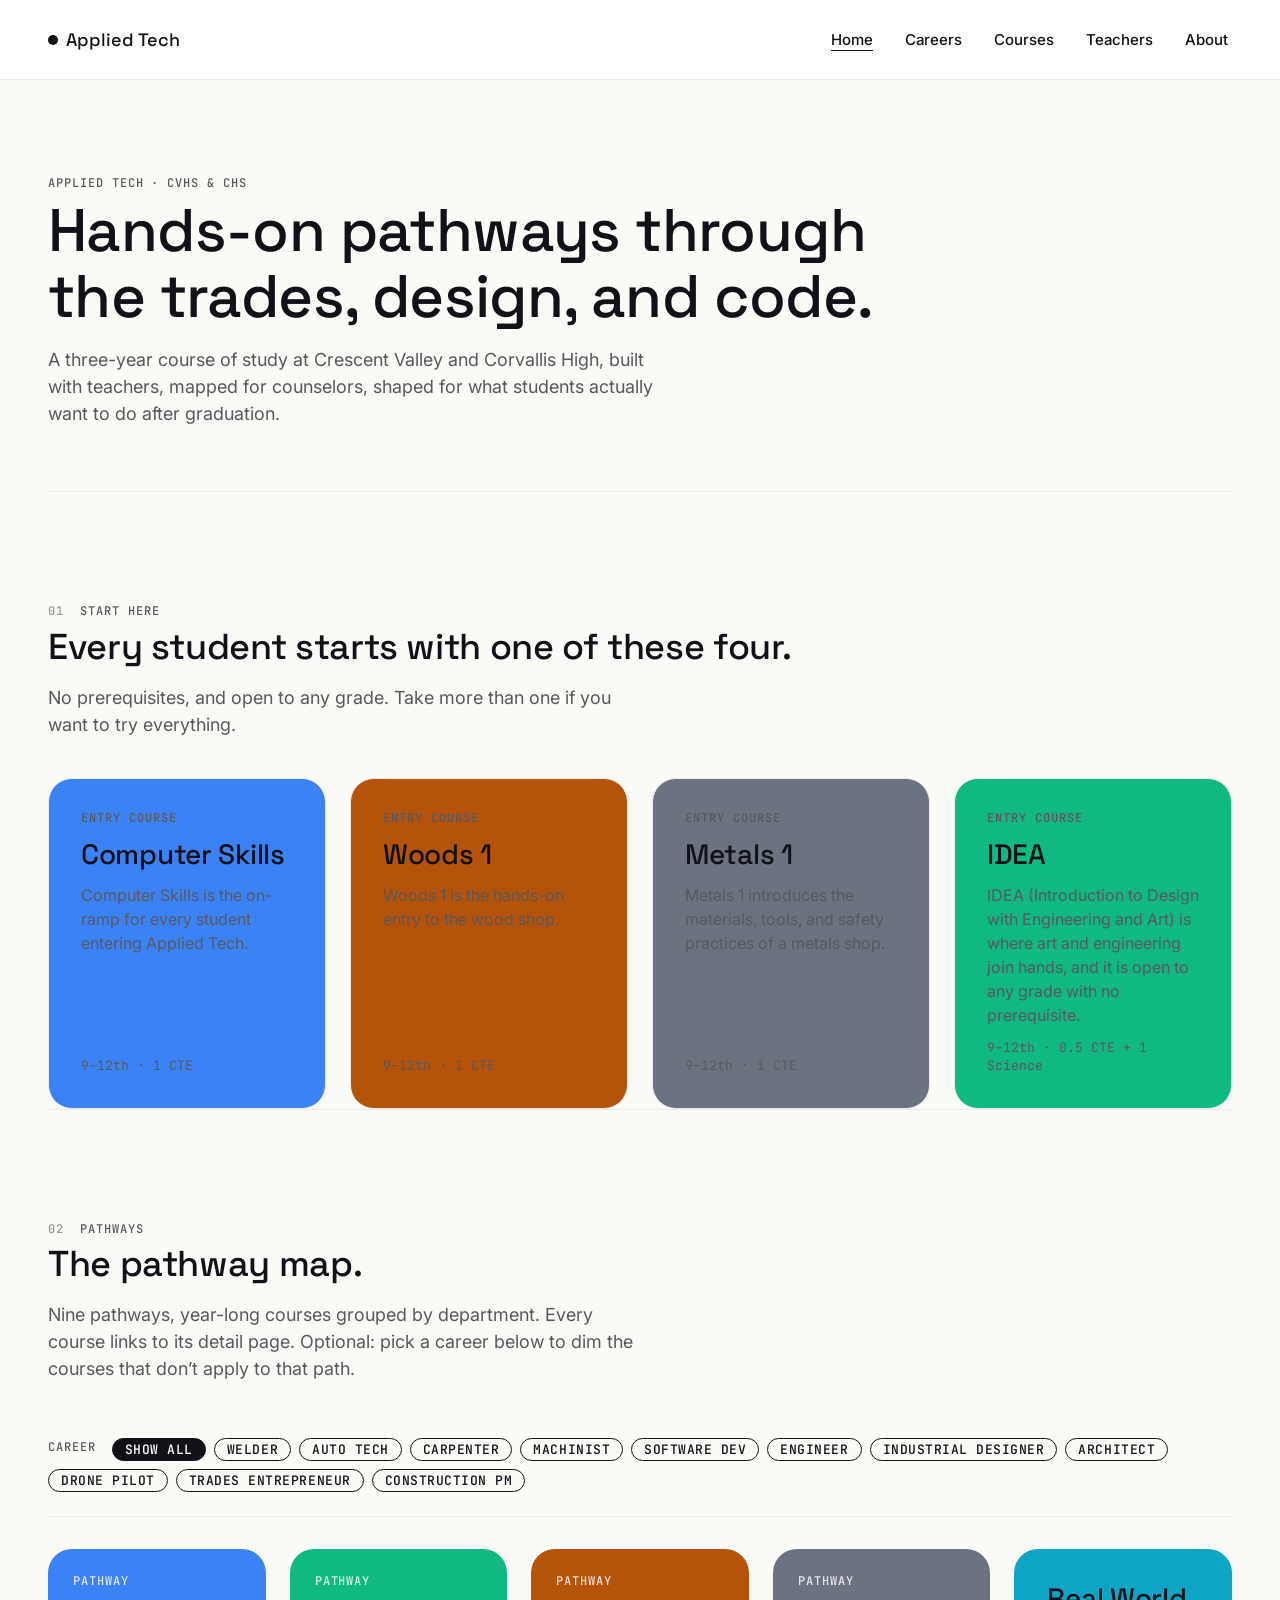
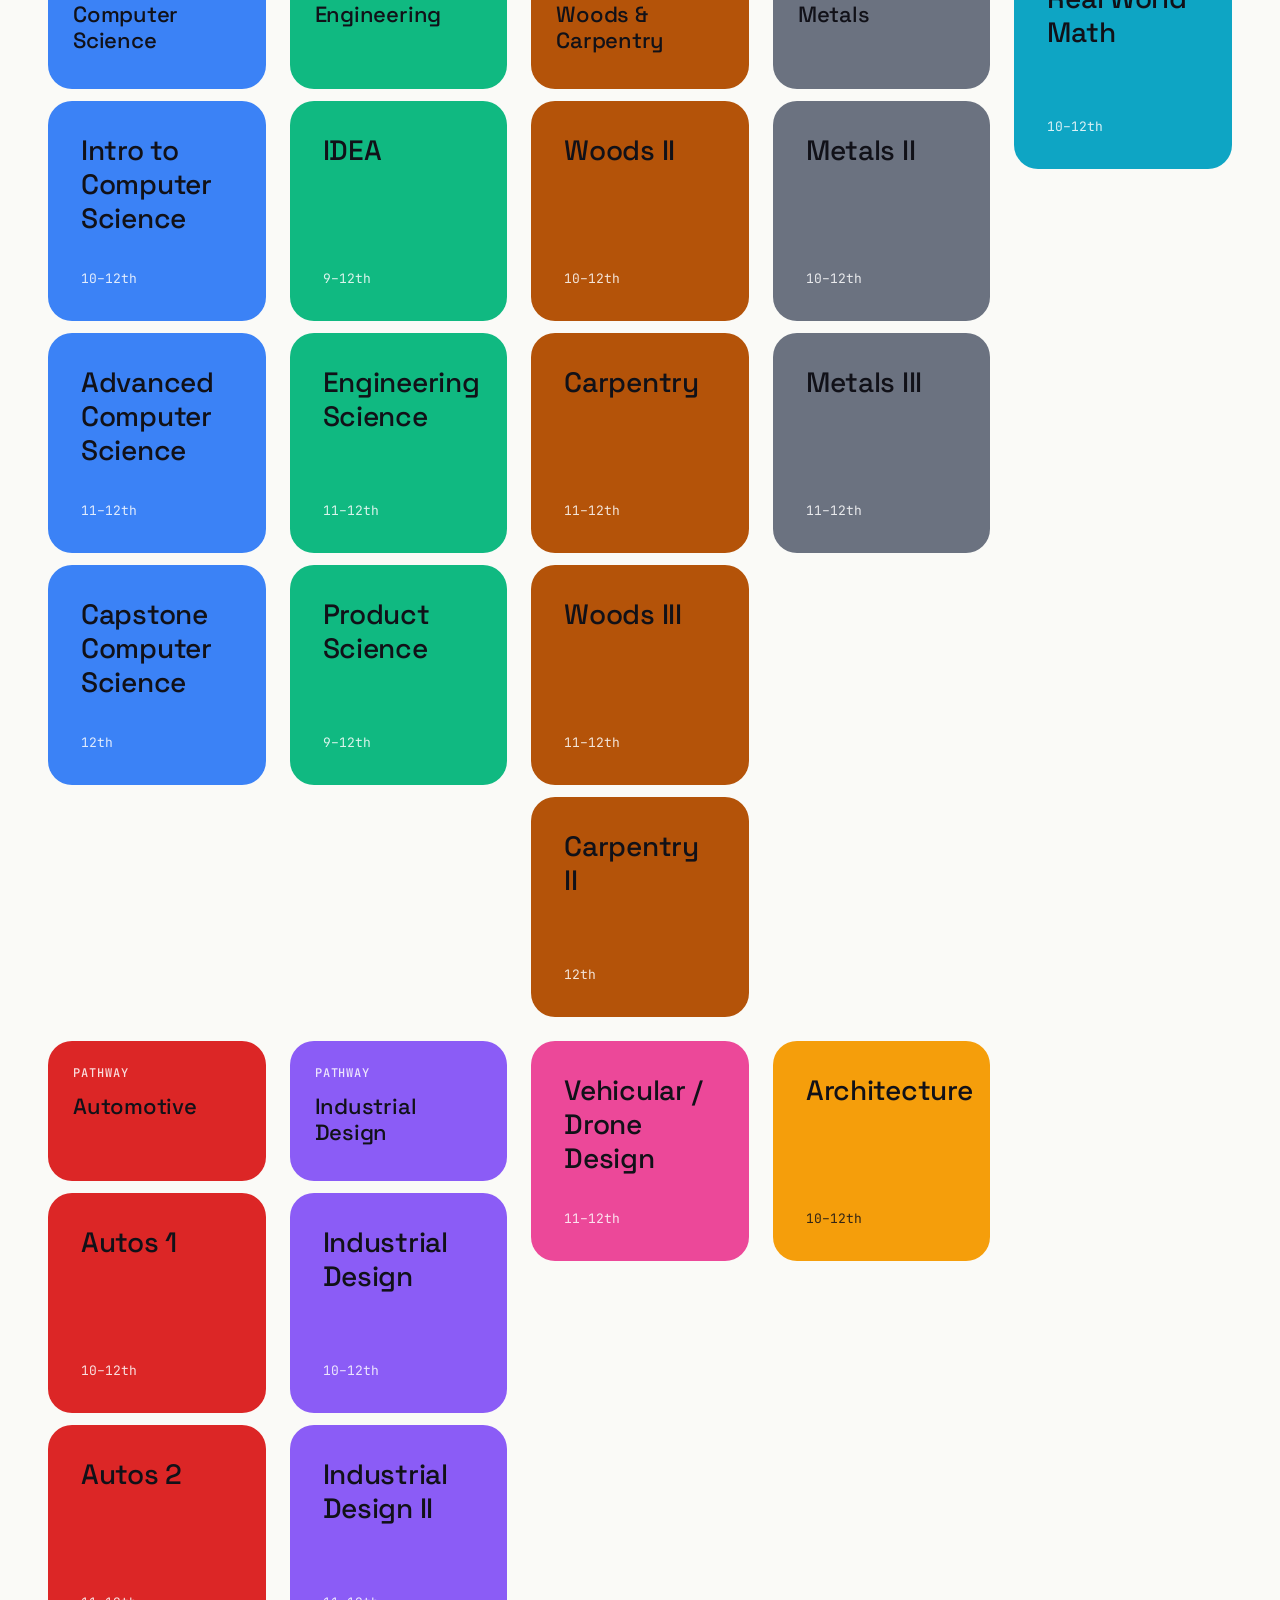
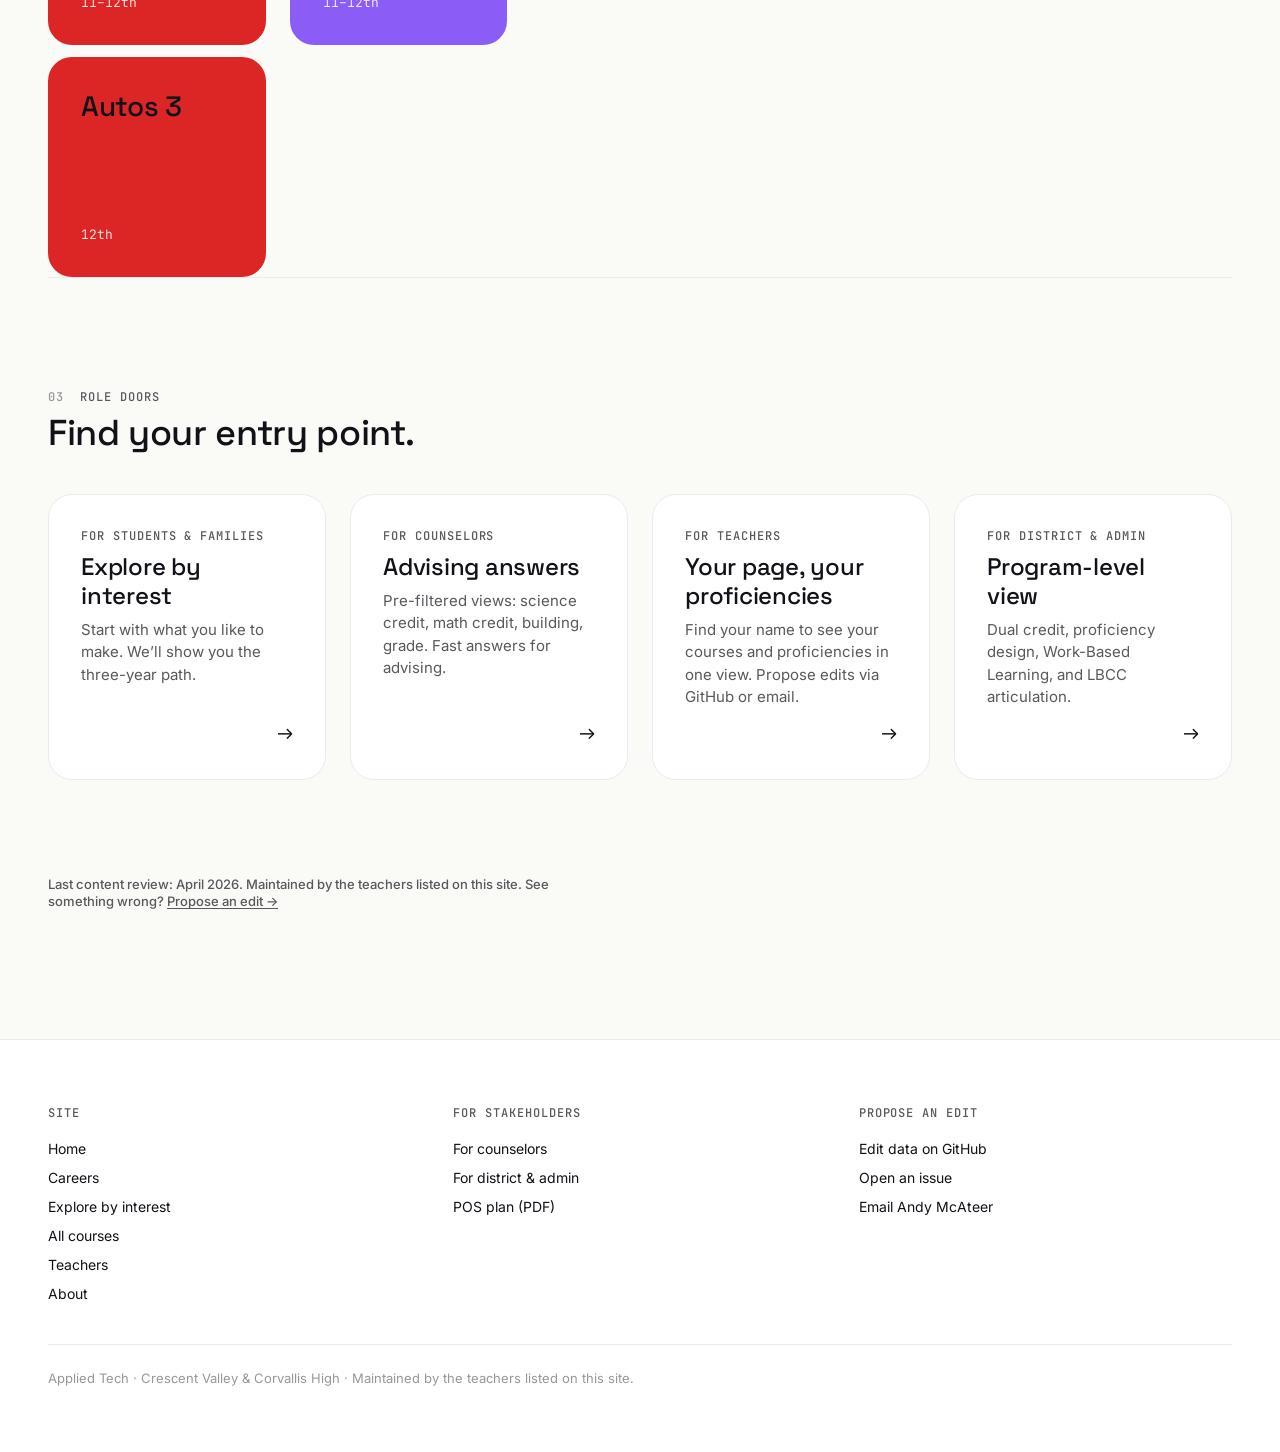
<file: index.html>
<!doctype html>
<html lang="en">
<head>
<meta charset="utf-8" />
<meta name="viewport" content="width=device-width,initial-scale=1" />
<title>Applied Tech: Pathway map (CVHS &amp; CHS)</title>
<meta name="description" content="Hands-on pathways through the trades, design, and code. A three-year course of study at Crescent Valley and Corvallis High." />
<link rel="preconnect" href="https://fonts.googleapis.com" />
<link rel="preconnect" href="https://fonts.gstatic.com" crossorigin />
<link href="https://fonts.googleapis.com/css2?family=Inter:wght@400;500;600&family=Space+Grotesk:wght@400;500;700&family=JetBrains+Mono:wght@400;500&display=swap" rel="stylesheet" />
<link rel="stylesheet" href="css/main.css" />
</head>
<body>

<header class="site-header">
  <a href="index.html" class="site-header__logo">
    <span class="site-header__logo-dot"></span>
    Applied Tech
  </a>
  <button class="site-header__toggle" aria-expanded="false" aria-controls="site-nav" type="button">Menu</button>
  <nav class="site-header__nav" id="site-nav" aria-label="Primary">
    <a href="index.html">Home</a>
    <a href="careers.html">Careers</a>
    <a href="courses.html">Courses</a>
    <a href="teachers.html">Teachers</a>
    <a href="about.html">About</a>
  </nav>
</header>

<main id="page-main" class="page">

  <section class="hero">
    <p class="hero__overline">Applied Tech &middot; CVHS &amp; CHS</p>
    <h1 class="hero__title display-lg">Hands-on pathways through the trades, design, and code.</h1>
    <p class="hero__subdeck">
      A three-year course of study at Crescent Valley and Corvallis High,
      built with teachers, mapped for counselors, shaped for what students
      actually want to do after graduation.
    </p>
  </section>

  <section class="section section--ruled" id="start-here">
    <header class="section-header">
      <p class="section-header__eyebrow"><span class="idx">01</span><span>Start here</span></p>
      <h2 class="section-header__title">Every student starts with one of these four.</h2>
      <p class="section-header__lede">
        No prerequisites, and open to any grade. Take more than one if you
        want to try everything.
      </p>
    </header>
    <div class="freshman-row" id="freshman-row"></div>
  </section>

  <section class="section section--ruled" id="map">
    <header class="section-header">
      <p class="section-header__eyebrow"><span class="idx">02</span><span>Pathways</span></p>
      <h2 class="section-header__title">The pathway map.</h2>
      <p class="section-header__lede">
        Nine pathways, year-long courses grouped by department. Every course
        links to its detail page. Optional: pick a career below to dim the
        courses that don&rsquo;t apply to that path.
      </p>
    </header>

    <div class="map-filters map-filters--career" id="career-filter" role="group" aria-label="Dim courses that don't apply to a selected career">
      <div class="map-filters__group" style="flex-wrap: wrap;">
        <span class="map-filters__label">Career</span>
        <button class="chip chip--solid is-active" data-career="all" type="button">Show all</button>
        <button class="chip" data-career="welder" type="button">Welder</button>
        <button class="chip" data-career="auto-technician" type="button">Auto Tech</button>
        <button class="chip" data-career="carpenter" type="button">Carpenter</button>
        <button class="chip" data-career="machinist" type="button">Machinist</button>
        <button class="chip" data-career="software-developer" type="button">Software Dev</button>
        <button class="chip" data-career="engineer" type="button">Engineer</button>
        <button class="chip" data-career="industrial-designer" type="button">Industrial Designer</button>
        <button class="chip" data-career="architect" type="button">Architect</button>
        <button class="chip" data-career="drone-pilot" type="button">Drone Pilot</button>
        <button class="chip" data-career="trades-entrepreneur" type="button">Trades Entrepreneur</button>
        <button class="chip" data-career="construction-pm" type="button">Construction PM</button>
      </div>
    </div>

    <div class="pathway-map">
      <div class="pathway-columns" id="pathway-columns"></div>
    </div>
  </section>

  <section class="section section--ruled">
    <header class="section-header">
      <p class="section-header__eyebrow"><span class="idx">03</span><span>Role doors</span></p>
      <h2 class="section-header__title">Find your entry point.</h2>
    </header>
    <div class="grid grid-4">
      <a class="persona-door" href="explore.html">
        <span class="persona-door__overline">For students &amp; families</span>
        <h3 class="persona-door__title">Explore by interest</h3>
        <p class="persona-door__body">Start with what you like to make. We&rsquo;ll show you the three-year path.</p>
        <span class="persona-door__arrow">&rarr;</span>
      </a>
      <a class="persona-door" href="counselors.html">
        <span class="persona-door__overline">For counselors</span>
        <h3 class="persona-door__title">Advising answers</h3>
        <p class="persona-door__body">Pre-filtered views: science credit, math credit, building, grade. Fast answers for advising.</p>
        <span class="persona-door__arrow">&rarr;</span>
      </a>
      <a class="persona-door" href="teachers.html">
        <span class="persona-door__overline">For teachers</span>
        <h3 class="persona-door__title">Your page, your proficiencies</h3>
        <p class="persona-door__body">Find your name to see your courses and proficiencies in one view. Propose edits via GitHub or email.</p>
        <span class="persona-door__arrow">&rarr;</span>
      </a>
      <a class="persona-door" href="for-district.html">
        <span class="persona-door__overline">For district &amp; admin</span>
        <h3 class="persona-door__title">Program-level view</h3>
        <p class="persona-door__body">Dual credit, proficiency design, Work-Based Learning, and LBCC articulation.</p>
        <span class="persona-door__arrow">&rarr;</span>
      </a>
    </div>
  </section>

  <section class="section">
    <p class="caption" style="color: var(--ink-soft); max-width: 70ch;">
      Last content review: April 2026. Maintained by the teachers listed on this site.
      See something wrong? <a href="teachers.html#propose-edit">Propose an edit &rarr;</a>
    </p>
  </section>

</main>

<footer class="site-footer">
  <div class="site-footer__grid">
    <div class="site-footer__group">
      <h4>Site</h4>
      <ul class="site-footer__links">
        <li><a href="index.html">Home</a></li>
        <li><a href="careers.html">Careers</a></li>
        <li><a href="explore.html">Explore by interest</a></li>
        <li><a href="courses.html">All courses</a></li>
        <li><a href="teachers.html">Teachers</a></li>
        <li><a href="about.html">About</a></li>
      </ul>
    </div>
    <div class="site-footer__group">
      <h4>For stakeholders</h4>
      <ul class="site-footer__links">
        <li><a href="counselors.html">For counselors</a></li>
        <li><a href="for-district.html">For district &amp; admin</a></li>
        <li><a href="pos-plan.pdf">POS plan (PDF)</a></li>
      </ul>
    </div>
    <div class="site-footer__group">
      <h4>Propose an edit</h4>
      <ul class="site-footer__links">
        <li><a href="https://github.com/mr-mcateer/applied-tech/edit/main/js/data.js">Edit data on GitHub</a></li>
        <li><a href="https://github.com/mr-mcateer/applied-tech/issues/new">Open an issue</a></li>
        <li><a href="mailto:mcateerandy@gmail.com">Email Andy McAteer</a></li>
      </ul>
    </div>
  </div>
  <p class="site-footer__fineprint">
    Applied Tech &middot; Crescent Valley &amp; Corvallis High &middot; Maintained by the teachers listed on this site.
  </p>
</footer>

<script src="js/data.js"></script>
<script src="js/app.js"></script>
<script>
(function () {
  const { D, courseBySlug, coursesInPathway, escapeHtml } = window.APP;

  // ---- Entry row: Computer Skills, Woods 1, Metals 1, IDEA (full-fill tiles)
  function freshmanTile(course) {
    if (!course) return "";
    const metaBits = [
      window.APP.fmtGrade(course.grade),
      window.APP.fmtCredit(course.credit),
    ].filter(Boolean);
    return `
      <a class="tile tile--freshman" data-slug="${escapeHtml(course.slug)}" data-pathway="${escapeHtml(course.pathway)}" href="pages/course.html?slug=${encodeURIComponent(course.slug)}">
        <p class="tile__overline">Entry course</p>
        <h3 class="tile__title">${escapeHtml(course.title)}</h3>
        <p class="tile__desc">${escapeHtml(window.APP.firstSentence(course.description))}</p>
        <div class="tile__meta">${metaBits.map(escapeHtml).join(" &middot; ")}</div>
      </a>
    `;
  }

  const freshmanOrder = ["computer-skills", "woods-1", "metals-1", "intro-to-engineering"];
  document.getElementById("freshman-row").innerHTML =
    freshmanOrder.map(s => freshmanTile(courseBySlug(s))).join("");

  // ---- Pathway columns (plain: no arrows, no chips, no overlays)
  const columnOrder = [
    "cs", "engineering", "woods", "metals", "math",
    "autos", "industrial-design", "vehicular", "architecture",
  ];

  function columnCourseTile(course) {
    if (!course) return "";
    const grade = window.APP.fmtGrade(course.grade);
    return `
      <a class="tile" data-slug="${escapeHtml(course.slug)}" data-pathway="${escapeHtml(course.pathway)}" href="pages/course.html?slug=${encodeURIComponent(course.slug)}">
        <h3 class="tile__title">${escapeHtml(course.title)}</h3>
        <div class="tile__meta">${escapeHtml(grade)}</div>
      </a>
    `;
  }

  document.getElementById("pathway-columns").innerHTML = columnOrder.map(pid => {
    const p = D.pathways[pid];
    const courses = coursesInPathway(pid);

    // Single-course pathway: render ONLY the course tile (no wrapper header).
    if (courses.length === 1) {
      return `
        <div class="pathway-column" data-pathway-column="${escapeHtml(pid)}">
          ${columnCourseTile(courses[0])}
        </div>
      `;
    }

    // Multi-course pathway: colored header + stacked course tiles.
    // No connector arrows between tiles. Stacking order alone conveys sequence.
    const tiles = courses.map(columnCourseTile).join("");
    return `
      <div class="pathway-column" data-pathway-column="${escapeHtml(pid)}">
        <a class="tile pathway-column__header" data-pathway="${escapeHtml(pid)}" href="pages/pathway.html?id=${encodeURIComponent(pid)}">
          <p class="tile__overline">Pathway</p>
          <h3 class="tile__title">${escapeHtml(p.title)}</h3>
        </a>
        ${tiles}
      </div>
    `;
  }).join("");

  // ---- Career filter: dim tiles that aren't in the selected career ----
  // When a chip is clicked, add .tile--nomatch to every course tile whose
  // slug isn't in the career's must_have or supporting list. No ring
  // outlines or route overlays: just a clean grey-out of the courses
  // that don't apply. Pathway header tiles stay unchanged (they aren't
  // courses).
  function applyCareerDim(careerSlug) {
    const tiles = document.querySelectorAll(".tile[data-slug]");
    if (!careerSlug || careerSlug === "all") {
      tiles.forEach(t => t.classList.remove("tile--nomatch"));
      return;
    }
    const career = (D.careers || []).find(c => c.slug === careerSlug);
    if (!career) return;
    const relevant = new Set([...(career.must_have || []), ...(career.supporting || [])]);
    tiles.forEach(t => {
      const slug = t.getAttribute("data-slug");
      t.classList.toggle("tile--nomatch", !relevant.has(slug));
    });
  }

  document.querySelectorAll(".map-filters--career .chip[data-career]").forEach(btn => {
    btn.addEventListener("click", () => {
      const slug = btn.dataset.career;
      document.querySelectorAll(`.map-filters--career .chip[data-career]`).forEach(b => {
        const active = b.dataset.career === slug;
        b.classList.toggle("is-active", active);
        b.classList.toggle("chip--solid", active);
      });
      applyCareerDim(slug);
    });
  });
})();
</script>

</body>
</html>
</file>
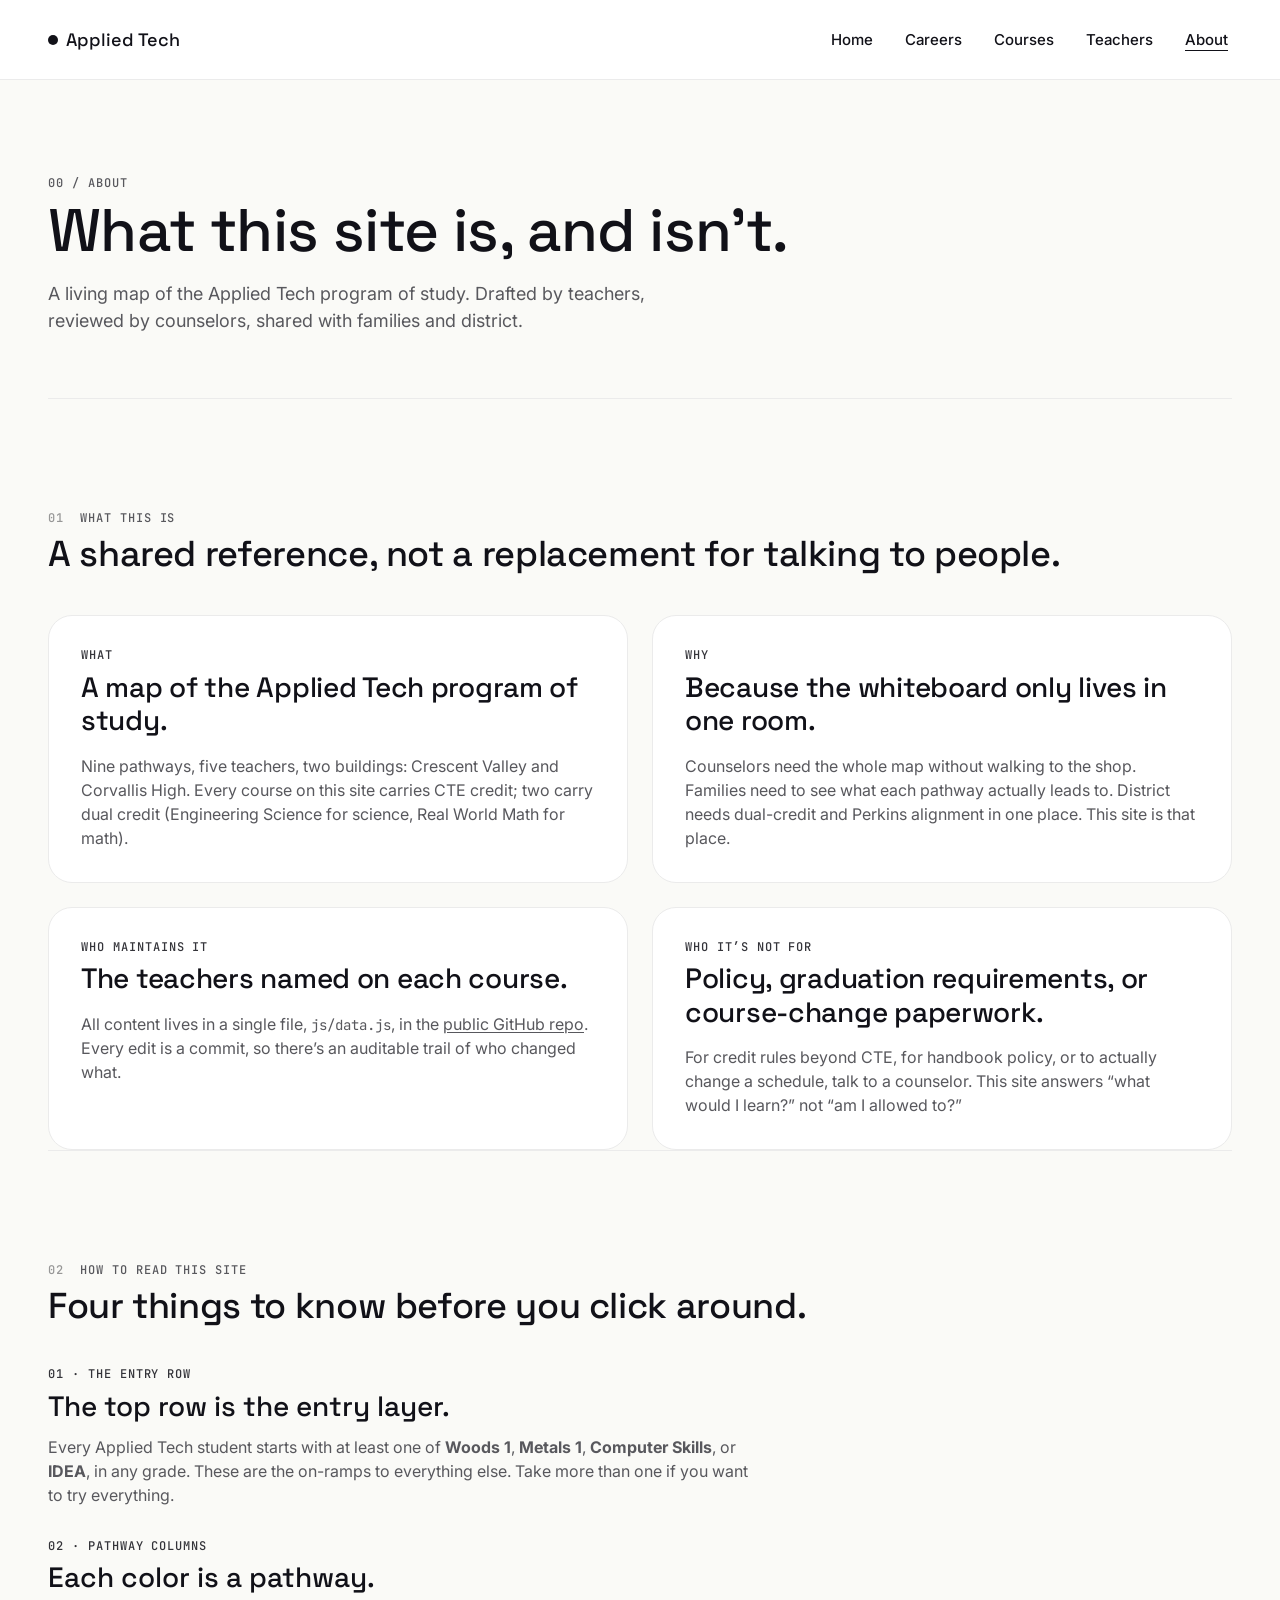
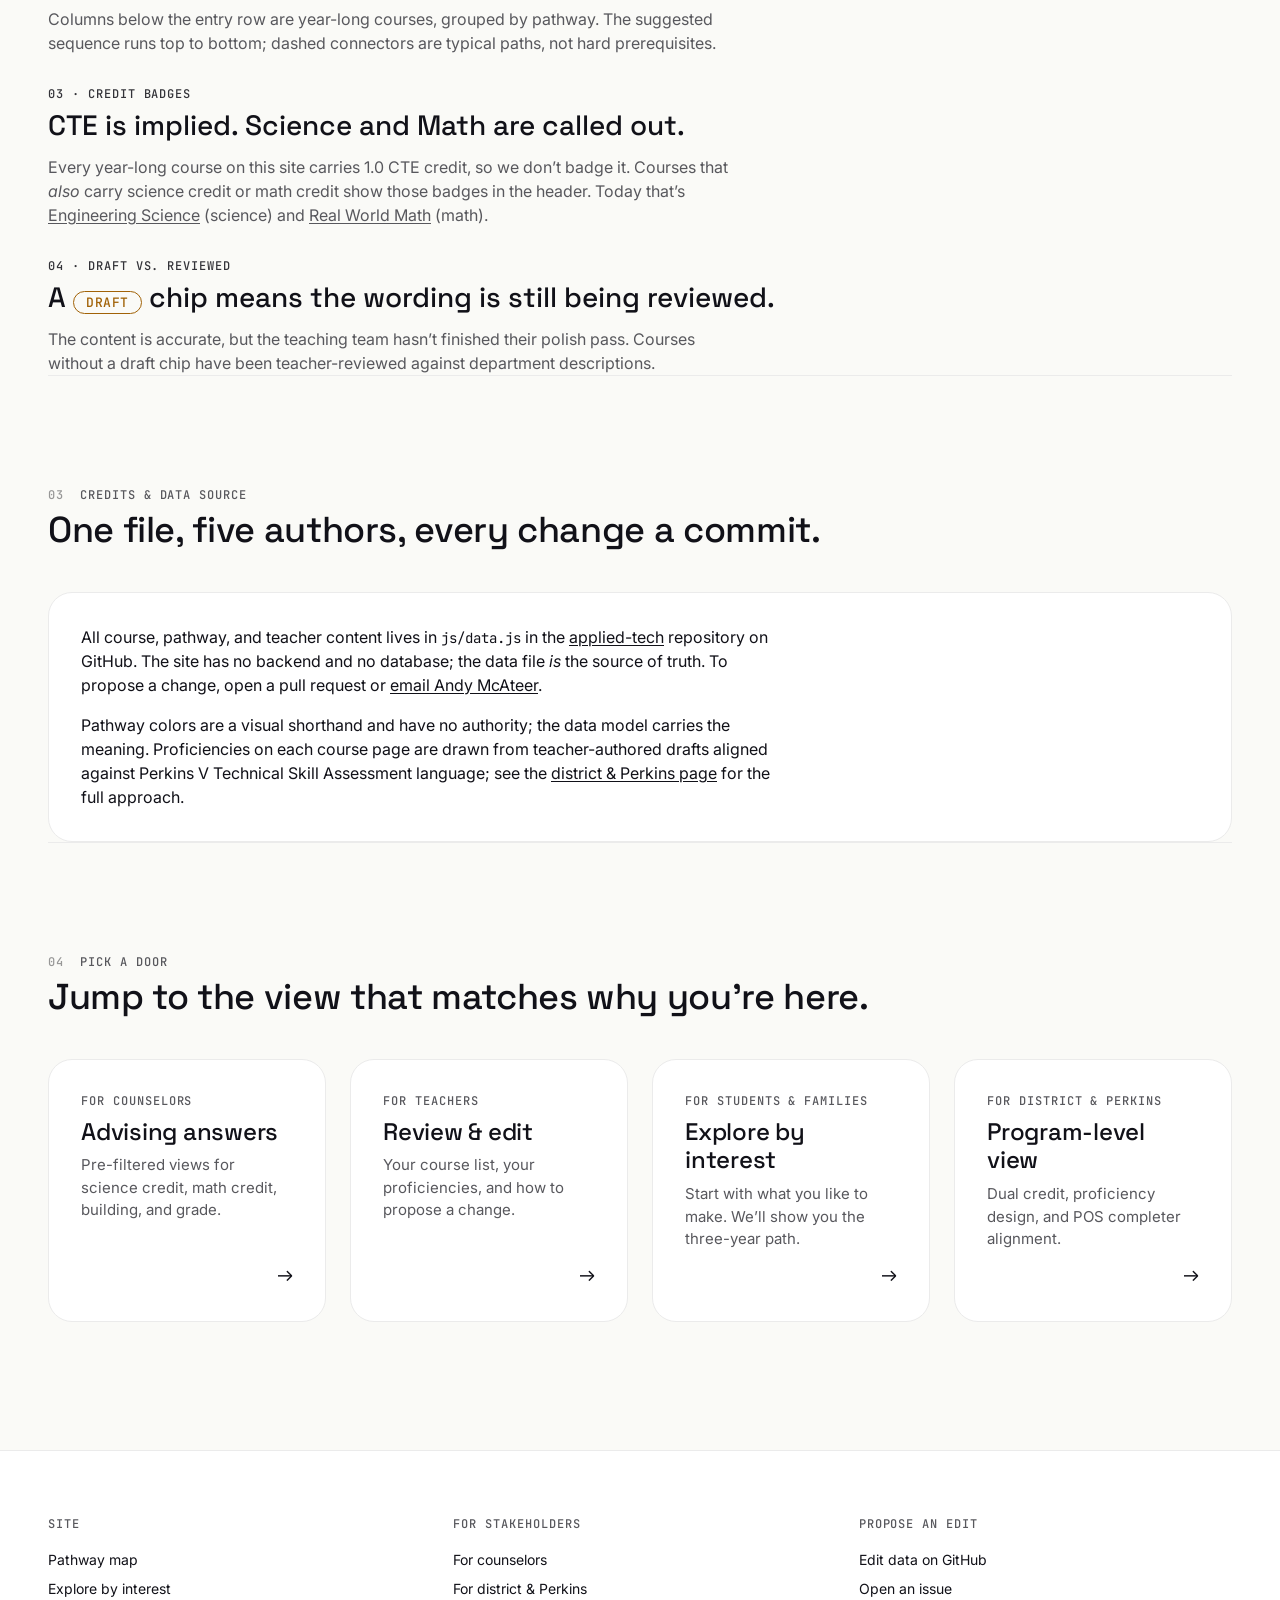
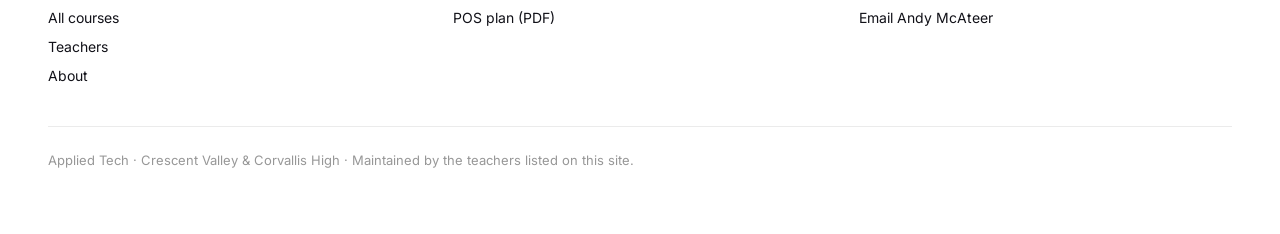
<file: about.html>
<!doctype html>
<html lang="en">
<head>
<meta charset="utf-8" />
<meta name="viewport" content="width=device-width,initial-scale=1" />
<title>About · Applied Tech</title>
<meta name="description" content="A living map of the Applied Tech program of study at Crescent Valley and Corvallis High. Drafted by teachers, reviewed by counselors, shared with families and district." />
<link rel="preconnect" href="https://fonts.googleapis.com" />
<link rel="preconnect" href="https://fonts.gstatic.com" crossorigin />
<link href="https://fonts.googleapis.com/css2?family=Inter:wght@400;500;600&family=Space+Grotesk:wght@400;500;700&family=JetBrains+Mono:wght@400;500&display=swap" rel="stylesheet" />
<link rel="stylesheet" href="css/main.css" />
</head>
<body>

<header class="site-header">
  <a href="index.html" class="site-header__logo">
    <span class="site-header__logo-dot"></span>
    Applied Tech
  </a>
  <button class="site-header__toggle" aria-expanded="false" aria-controls="site-nav" type="button">Menu</button>
  <nav class="site-header__nav" id="site-nav" aria-label="Primary">
    <a href="index.html">Home</a>
    <a href="careers.html">Careers</a>
    <a href="courses.html">Courses</a>
    <a href="teachers.html">Teachers</a>
    <a href="about.html">About</a>
  </nav>
</header>

<main id="page-main" class="page">

  <section class="hero">
    <p class="hero__overline">00 / About</p>
    <h1 class="hero__title display-lg">What this site is, and isn&rsquo;t.</h1>
    <p class="hero__subdeck">
      A living map of the Applied Tech program of study.
      Drafted by teachers, reviewed by counselors, shared with families and district.
    </p>
  </section>

  <section class="section section--ruled">
    <header class="section-header">
      <p class="section-header__eyebrow"><span class="idx">01</span><span>What this is</span></p>
      <h2 class="section-header__title">A shared reference, not a replacement for talking to people.</h2>
    </header>
    <div class="grid grid-2">
      <div class="card">
        <p class="tile__overline">What</p>
        <h3 class="h3" style="margin-top: var(--space-8);">A map of the Applied Tech program of study.</h3>
        <p class="body" style="margin-top: var(--space-16); color: var(--ink-soft);">
          Nine pathways, five teachers, two buildings: Crescent Valley and Corvallis High.
          Every course on this site carries CTE credit; two carry dual credit
          (Engineering Science for science, Real World Math for math).
        </p>
      </div>
      <div class="card">
        <p class="tile__overline">Why</p>
        <h3 class="h3" style="margin-top: var(--space-8);">Because the whiteboard only lives in one room.</h3>
        <p class="body" style="margin-top: var(--space-16); color: var(--ink-soft);">
          Counselors need the whole map without walking to the shop.
          Families need to see what each pathway actually leads to.
          District needs dual-credit and Perkins alignment in one place.
          This site is that place.
        </p>
      </div>
      <div class="card">
        <p class="tile__overline">Who maintains it</p>
        <h3 class="h3" style="margin-top: var(--space-8);">The teachers named on each course.</h3>
        <p class="body" style="margin-top: var(--space-16); color: var(--ink-soft);">
          All content lives in a single file,
          <code>js/data.js</code>, in the
          <a href="https://github.com/mr-mcateer/applied-tech">public GitHub repo</a>.
          Every edit is a commit, so there&rsquo;s an auditable trail of who changed what.
        </p>
      </div>
      <div class="card">
        <p class="tile__overline">Who it&rsquo;s not for</p>
        <h3 class="h3" style="margin-top: var(--space-8);">Policy, graduation requirements, or course-change paperwork.</h3>
        <p class="body" style="margin-top: var(--space-16); color: var(--ink-soft);">
          For credit rules beyond CTE, for handbook policy, or to actually
          change a schedule, talk to a counselor. This site answers
          &ldquo;what would I learn?&rdquo; not &ldquo;am I allowed to?&rdquo;
        </p>
      </div>
    </div>
  </section>

  <section class="section section--ruled">
    <header class="section-header">
      <p class="section-header__eyebrow"><span class="idx">02</span><span>How to read this site</span></p>
      <h2 class="section-header__title">Four things to know before you click around.</h2>
    </header>

    <ol class="stack-lg" style="list-style: none; padding: 0; margin: 0;">
      <li>
        <p class="tile__overline">01 &middot; The entry row</p>
        <p class="h3" style="margin-top: var(--space-8);">The top row is the entry layer.</p>
        <p class="body" style="margin-top: var(--space-12); max-width: 70ch; color: var(--ink-soft);">
          Every Applied Tech student starts with at least one of
          <strong>Woods&nbsp;1</strong>, <strong>Metals&nbsp;1</strong>,
          <strong>Computer Skills</strong>, or <strong>IDEA</strong>, in any grade.
          These are the on-ramps to everything else. Take more than one if you
          want to try everything.
        </p>
      </li>
      <li>
        <p class="tile__overline">02 &middot; Pathway columns</p>
        <p class="h3" style="margin-top: var(--space-8);">Each color is a pathway.</p>
        <p class="body" style="margin-top: var(--space-12); max-width: 70ch; color: var(--ink-soft);">
          Columns below the entry row are year-long courses,
          grouped by pathway. The suggested sequence runs top to bottom;
          dashed connectors are typical paths, not hard prerequisites.
        </p>
      </li>
      <li>
        <p class="tile__overline">03 &middot; Credit badges</p>
        <p class="h3" style="margin-top: var(--space-8);">CTE is implied. Science and Math are called out.</p>
        <p class="body" style="margin-top: var(--space-12); max-width: 70ch; color: var(--ink-soft);">
          Every year-long course on this site carries 1.0 CTE credit, so we don&rsquo;t
          badge it. Courses that <em>also</em> carry science credit or math credit show
          those badges in the header. Today that&rsquo;s
          <a href="pages/course.html?slug=engineering-science">Engineering Science</a>
          (science) and <a href="pages/course.html?slug=real-world-math">Real World Math</a>
          (math).
        </p>
      </li>
      <li>
        <p class="tile__overline">04 &middot; Draft vs. reviewed</p>
        <p class="h3" style="margin-top: var(--space-8);">A <span class="chip chip--draft">Draft</span> chip means the wording is still being reviewed.</p>
        <p class="body" style="margin-top: var(--space-12); max-width: 70ch; color: var(--ink-soft);">
          The content is accurate, but the teaching team hasn&rsquo;t finished their
          polish pass. Courses without a draft chip have been teacher-reviewed
          against department descriptions.
        </p>
      </li>
    </ol>
  </section>

  <section class="section section--ruled">
    <header class="section-header">
      <p class="section-header__eyebrow"><span class="idx">03</span><span>Credits &amp; data source</span></p>
      <h2 class="section-header__title">One file, five authors, every change a commit.</h2>
    </header>
    <div class="card">
      <p class="body" style="max-width: 70ch;">
        All course, pathway, and teacher content lives in
        <code>js/data.js</code> in the
        <a href="https://github.com/mr-mcateer/applied-tech">applied-tech</a>
        repository on GitHub. The site has no backend and no database;
        the data file <em>is</em> the source of truth. To propose a change,
        open a pull request or
        <a href="mailto:mcateerandy@gmail.com?subject=Applied%20Tech%20site%20edit">email Andy McAteer</a>.
      </p>
      <p class="body" style="margin-top: var(--space-16); max-width: 70ch;">
        Pathway colors are a visual shorthand and have no authority; the data
        model carries the meaning. Proficiencies on each course page are drawn
        from teacher-authored drafts aligned against Perkins V Technical Skill Assessment
        language; see the
        <a href="for-district.html">district &amp; Perkins page</a> for the full approach.
      </p>
    </div>
  </section>

  <section class="section section--ruled">
    <header class="section-header">
      <p class="section-header__eyebrow"><span class="idx">04</span><span>Pick a door</span></p>
      <h2 class="section-header__title">Jump to the view that matches why you&rsquo;re here.</h2>
    </header>
    <div class="grid grid-4">
      <a class="persona-door" href="counselors.html">
        <span class="persona-door__overline">For counselors</span>
        <h3 class="persona-door__title">Advising answers</h3>
        <p class="persona-door__body">Pre-filtered views for science credit, math credit, building, and grade.</p>
        <span class="persona-door__arrow">&rarr;</span>
      </a>
      <a class="persona-door" href="teachers.html">
        <span class="persona-door__overline">For teachers</span>
        <h3 class="persona-door__title">Review &amp; edit</h3>
        <p class="persona-door__body">Your course list, your proficiencies, and how to propose a change.</p>
        <span class="persona-door__arrow">&rarr;</span>
      </a>
      <a class="persona-door" href="explore.html">
        <span class="persona-door__overline">For students &amp; families</span>
        <h3 class="persona-door__title">Explore by interest</h3>
        <p class="persona-door__body">Start with what you like to make. We&rsquo;ll show you the three-year path.</p>
        <span class="persona-door__arrow">&rarr;</span>
      </a>
      <a class="persona-door" href="for-district.html">
        <span class="persona-door__overline">For district &amp; Perkins</span>
        <h3 class="persona-door__title">Program-level view</h3>
        <p class="persona-door__body">Dual credit, proficiency design, and POS completer alignment.</p>
        <span class="persona-door__arrow">&rarr;</span>
      </a>
    </div>
  </section>

</main>

<footer class="site-footer">
  <div class="site-footer__grid">
    <div class="site-footer__group">
      <h4>Site</h4>
      <ul class="site-footer__links">
        <li><a href="index.html">Pathway map</a></li>
        <li><a href="explore.html">Explore by interest</a></li>
        <li><a href="courses.html">All courses</a></li>
        <li><a href="teachers.html">Teachers</a></li>
        <li><a href="about.html">About</a></li>
      </ul>
    </div>
    <div class="site-footer__group">
      <h4>For stakeholders</h4>
      <ul class="site-footer__links">
        <li><a href="counselors.html">For counselors</a></li>
        <li><a href="for-district.html">For district &amp; Perkins</a></li>
        <li><a href="pos-plan.pdf">POS plan (PDF)</a></li>
      </ul>
    </div>
    <div class="site-footer__group">
      <h4>Propose an edit</h4>
      <ul class="site-footer__links">
        <li><a href="https://github.com/mr-mcateer/applied-tech/edit/main/js/data.js">Edit data on GitHub</a></li>
        <li><a href="https://github.com/mr-mcateer/applied-tech/issues/new">Open an issue</a></li>
        <li><a href="mailto:mcateerandy@gmail.com">Email Andy McAteer</a></li>
      </ul>
    </div>
  </div>
  <p class="site-footer__fineprint">
    Applied Tech &middot; Crescent Valley &amp; Corvallis High &middot; Maintained by the teachers listed on this site.
  </p>
</footer>

<script src="js/data.js"></script>
<script src="js/app.js"></script>
</body>
</html>
</file>
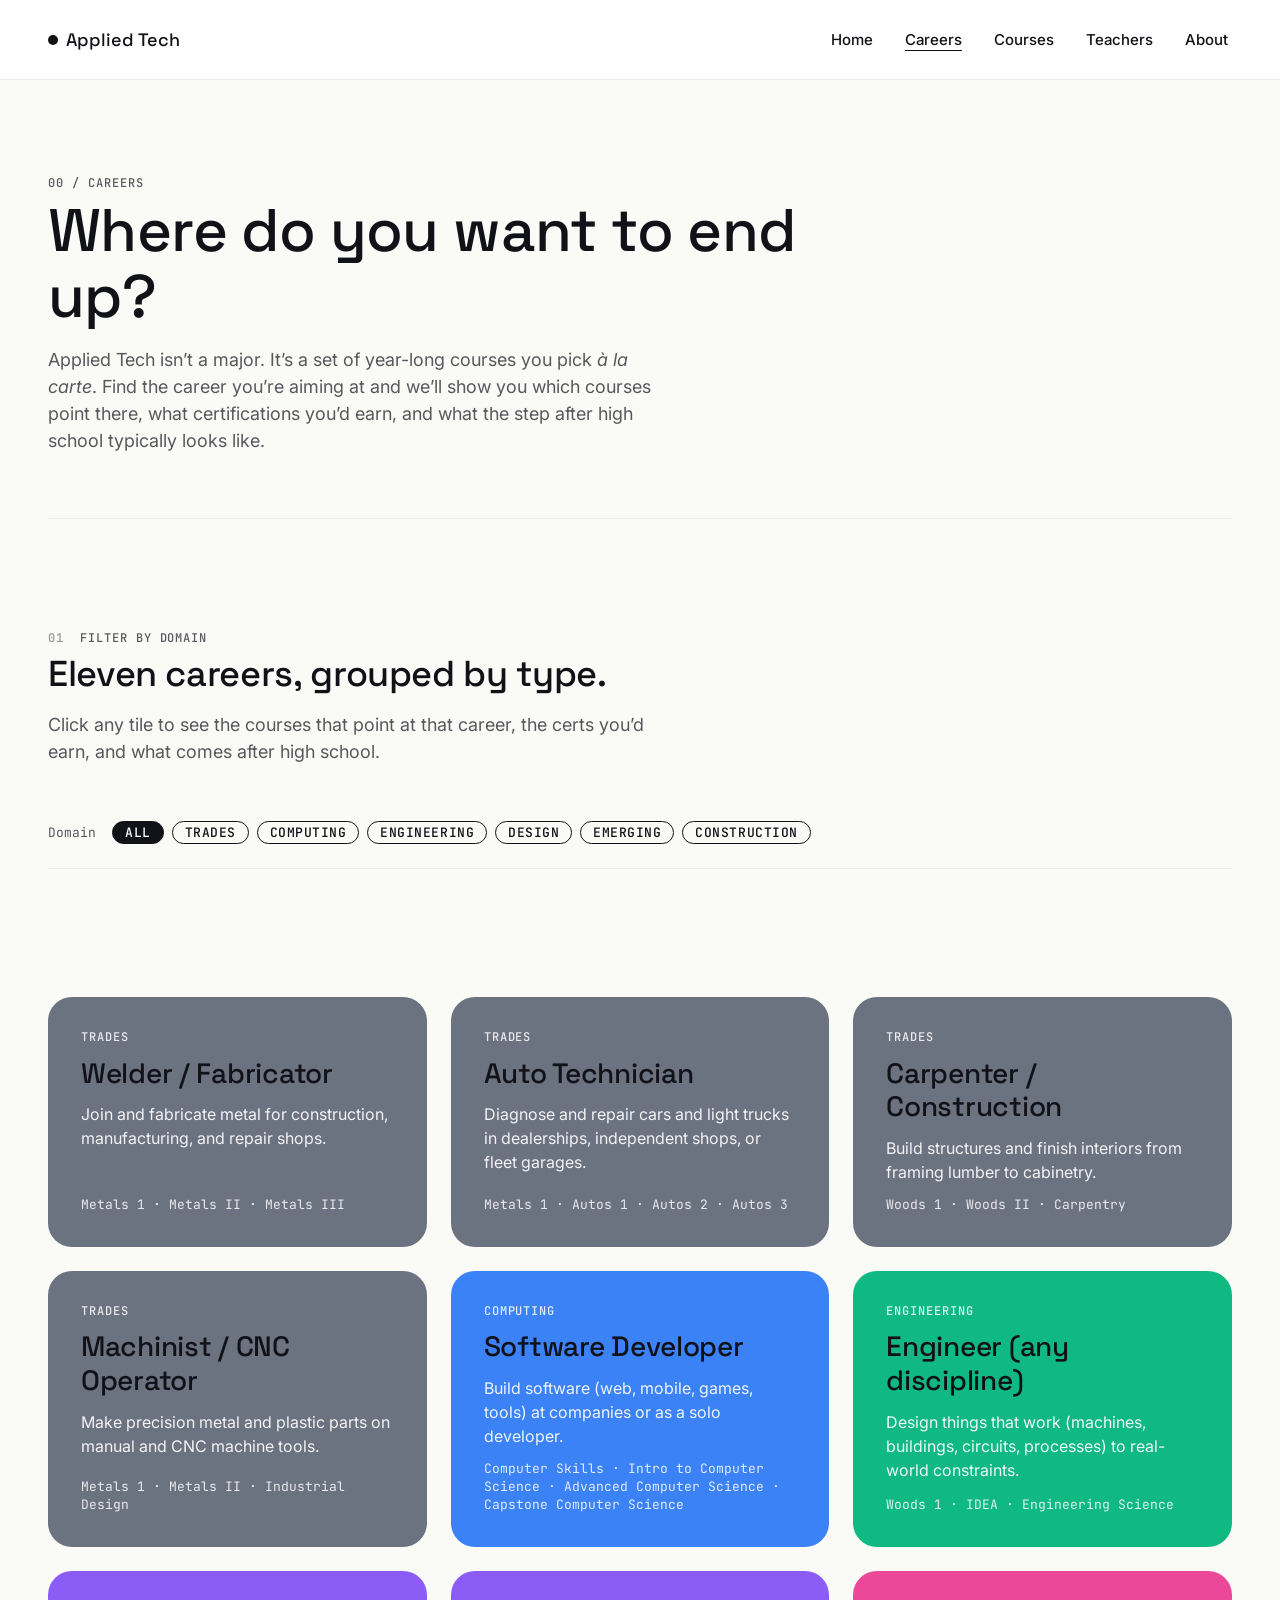
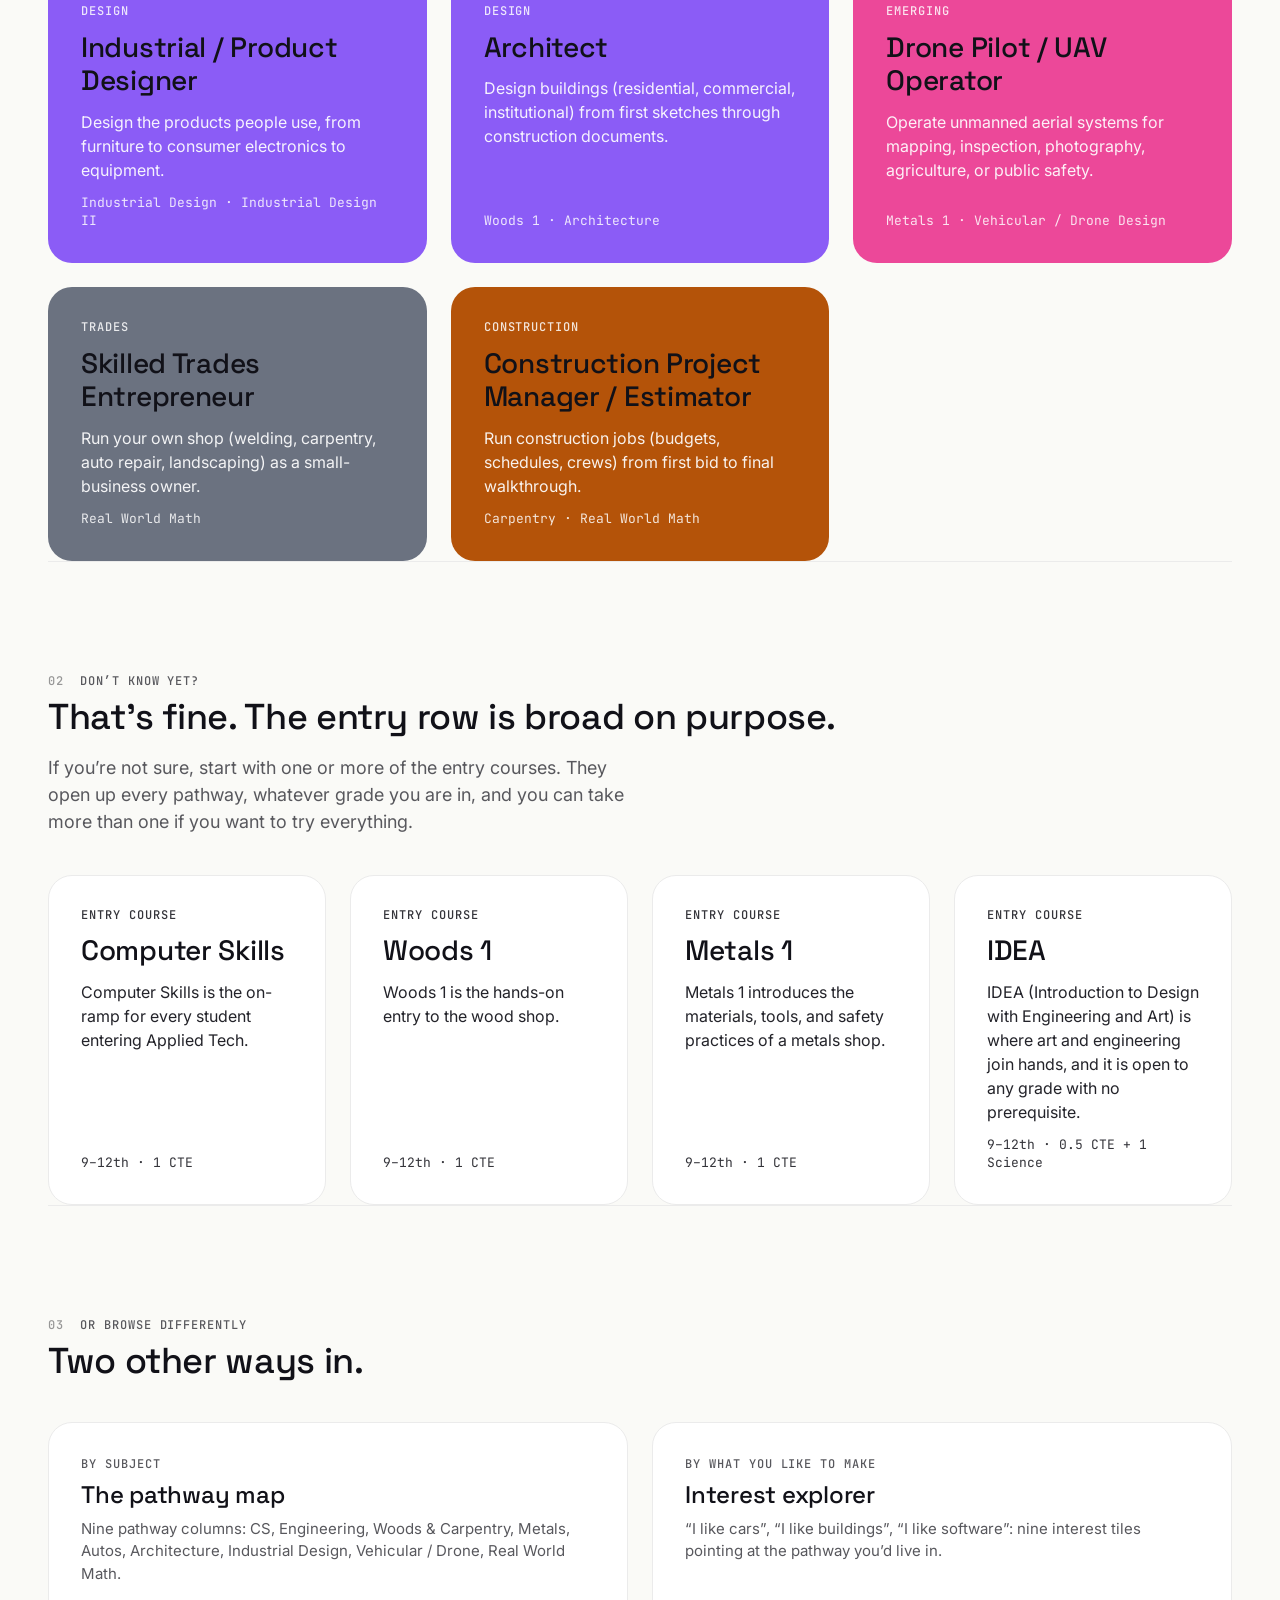
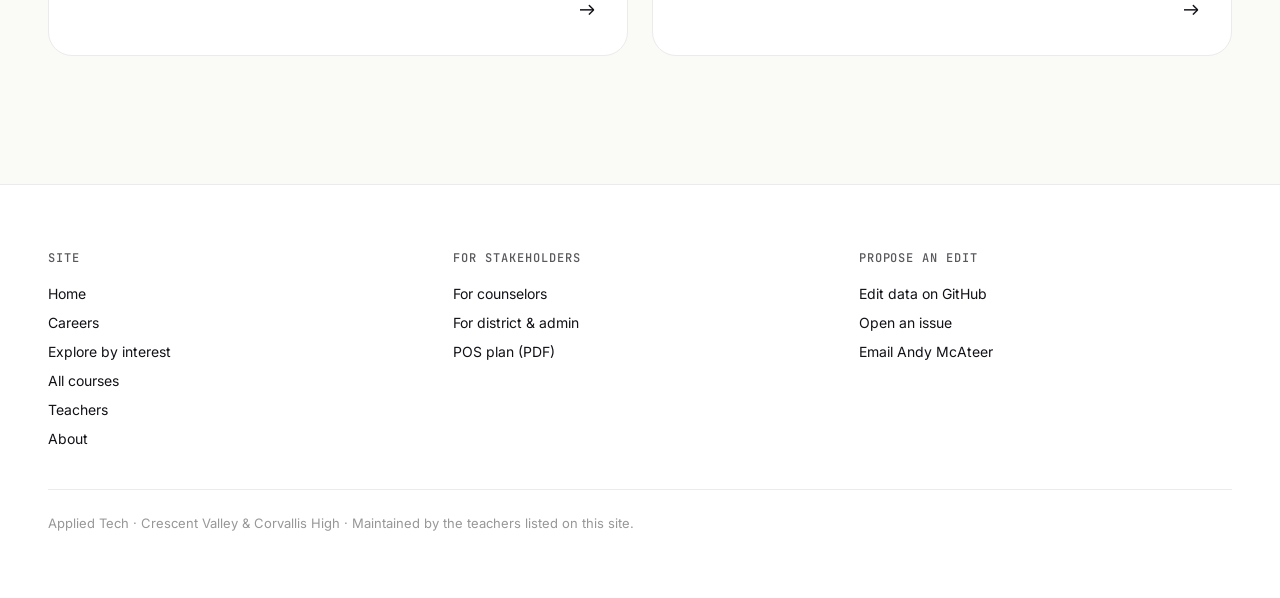
<file: careers.html>
<!doctype html>
<html lang="en">
<head>
<meta charset="utf-8" />
<meta name="viewport" content="width=device-width,initial-scale=1" />
<title>Careers · Applied Tech</title>
<meta name="description" content="Eleven career destinations the Applied Tech program at CVHS and CHS prepares students for. Find the one you want and see the courses that point there." />
<link rel="preconnect" href="https://fonts.googleapis.com" />
<link rel="preconnect" href="https://fonts.gstatic.com" crossorigin />
<link href="https://fonts.googleapis.com/css2?family=Inter:wght@400;500;600&family=Space+Grotesk:wght@400;500;700&family=JetBrains+Mono:wght@400;500&display=swap" rel="stylesheet" />
<link rel="stylesheet" href="css/main.css" />
</head>
<body>

<header class="site-header">
  <a href="index.html" class="site-header__logo">
    <span class="site-header__logo-dot"></span>
    Applied Tech
  </a>
  <button class="site-header__toggle" aria-expanded="false" aria-controls="site-nav" type="button">Menu</button>
  <nav class="site-header__nav" id="site-nav" aria-label="Primary">
    <a href="index.html">Home</a>
    <a href="careers.html">Careers</a>
    <a href="courses.html">Courses</a>
    <a href="teachers.html">Teachers</a>
    <a href="about.html">About</a>
  </nav>
</header>

<main id="page-main" class="page">

  <section class="hero">
    <p class="hero__overline">00 / Careers</p>
    <h1 class="hero__title display-lg">Where do you want to end up?</h1>
    <p class="hero__subdeck">
      Applied Tech isn&rsquo;t a major. It&rsquo;s a set of year-long courses you
      pick <em>&agrave; la carte</em>. Find the career you&rsquo;re aiming at and we&rsquo;ll show
      you which courses point there, what certifications you&rsquo;d earn, and what
      the step after high school typically looks like.
    </p>
  </section>

  <section class="section section--ruled">
    <header class="section-header">
      <p class="section-header__eyebrow"><span class="idx">01</span><span>Filter by domain</span></p>
      <h2 class="section-header__title">Eleven careers, grouped by type.</h2>
      <p class="section-header__lede">
        Click any tile to see the courses that point at that career,
        the certs you&rsquo;d earn, and what comes after high school.
      </p>
    </header>

    <div class="map-filters" id="filters" role="group" aria-label="Filter careers by domain"
         style="display:flex; flex-wrap:wrap; gap: var(--space-16); align-items:center;">
      <div class="map-filters__group" style="display:flex; flex-wrap:wrap; gap: var(--space-8); align-items:center;">
        <span class="mono-meta" style="margin-right: var(--space-8);">Domain</span>
        <button class="chip chip--solid is-active" data-filter="domain" data-value="all" type="button">All</button>
        <button class="chip" data-filter="domain" data-value="trades" type="button">Trades</button>
        <button class="chip" data-filter="domain" data-value="computing" type="button">Computing</button>
        <button class="chip" data-filter="domain" data-value="engineering" type="button">Engineering</button>
        <button class="chip" data-filter="domain" data-value="design" type="button">Design</button>
        <button class="chip" data-filter="domain" data-value="emerging" type="button">Emerging</button>
        <button class="chip" data-filter="domain" data-value="construction" type="button">Construction</button>
      </div>
    </div>
  </section>

  <section class="section">
    <div class="grid grid-3" id="career-grid"></div>
  </section>

  <section class="section section--ruled">
    <header class="section-header">
      <p class="section-header__eyebrow"><span class="idx">02</span><span>Don&rsquo;t know yet?</span></p>
      <h2 class="section-header__title">That&rsquo;s fine. The entry row is broad on purpose.</h2>
      <p class="section-header__lede">
        If you&rsquo;re not sure, start with one or more of the entry courses.
        They open up every pathway, whatever grade you are in, and you can take
        more than one if you want to try everything.
      </p>
    </header>
    <div class="grid grid-4" id="freshman-tiles"></div>
  </section>

  <section class="section section--ruled">
    <header class="section-header">
      <p class="section-header__eyebrow"><span class="idx">03</span><span>Or browse differently</span></p>
      <h2 class="section-header__title">Two other ways in.</h2>
    </header>
    <div class="grid grid-2">
      <a class="persona-door" href="index.html#map">
        <span class="persona-door__overline">By subject</span>
        <h3 class="persona-door__title">The pathway map</h3>
        <p class="persona-door__body">Nine pathway columns: CS, Engineering, Woods &amp; Carpentry, Metals, Autos, Architecture, Industrial Design, Vehicular / Drone, Real World Math.</p>
        <span class="persona-door__arrow">&rarr;</span>
      </a>
      <a class="persona-door" href="explore.html">
        <span class="persona-door__overline">By what you like to make</span>
        <h3 class="persona-door__title">Interest explorer</h3>
        <p class="persona-door__body">&ldquo;I like cars&rdquo;, &ldquo;I like buildings&rdquo;, &ldquo;I like software&rdquo;: nine interest tiles pointing at the pathway you&rsquo;d live in.</p>
        <span class="persona-door__arrow">&rarr;</span>
      </a>
    </div>
  </section>

</main>

<footer class="site-footer">
  <div class="site-footer__grid">
    <div class="site-footer__group">
      <h4>Site</h4>
      <ul class="site-footer__links">
        <li><a href="index.html">Home</a></li>
        <li><a href="careers.html">Careers</a></li>
        <li><a href="explore.html">Explore by interest</a></li>
        <li><a href="courses.html">All courses</a></li>
        <li><a href="teachers.html">Teachers</a></li>
        <li><a href="about.html">About</a></li>
      </ul>
    </div>
    <div class="site-footer__group">
      <h4>For stakeholders</h4>
      <ul class="site-footer__links">
        <li><a href="counselors.html">For counselors</a></li>
        <li><a href="for-district.html">For district &amp; admin</a></li>
        <li><a href="pos-plan.pdf">POS plan (PDF)</a></li>
      </ul>
    </div>
    <div class="site-footer__group">
      <h4>Propose an edit</h4>
      <ul class="site-footer__links">
        <li><a href="https://github.com/mr-mcateer/applied-tech/edit/main/js/data.js">Edit data on GitHub</a></li>
        <li><a href="https://github.com/mr-mcateer/applied-tech/issues/new">Open an issue</a></li>
        <li><a href="mailto:mcateerandy@gmail.com">Email Andy McAteer</a></li>
      </ul>
    </div>
  </div>
  <p class="site-footer__fineprint">
    Applied Tech &middot; Crescent Valley &amp; Corvallis High &middot; Maintained by the teachers listed on this site.
  </p>
</footer>

<script src="js/data.js"></script>
<script src="js/app.js"></script>
<script>
(function () {
  const { D, courseBySlug, siteLabel, escapeHtml, escapeAttr, firstSentence, fmtGrade } = window.APP;

  // Domain → palette key (reuses pathway color tokens for visual consistency
  // with the pathway map; trades = metals grey, computing = cs blue, etc.)
  const DOMAIN_COLOR = {
    "trades":       "p-metals",
    "computing":    "p-cs",
    "engineering":  "p-engineering",
    "design":       "p-industrial-design",
    "emerging":     "p-vehicular",
    "construction": "p-woods",
  };

  function careerTile(career) {
    const mustCourses = (career.must_have || []).map(courseBySlug).filter(Boolean);
    const colorClass = DOMAIN_COLOR[career.domain] || "p-metals";
    const courseNames = mustCourses.map(c => c.title).join(" &middot; ");
    return `
      <a class="tile ${colorClass}" data-career-domain="${escapeAttr(career.domain)}"
         href="pages/career.html?slug=${encodeURIComponent(career.slug)}">
        <p class="tile__overline">${escapeHtml((career.domain || "").toUpperCase())}</p>
        <h3 class="tile__title">${escapeHtml(career.title)}</h3>
        <p class="tile__desc">${escapeHtml(career.one_liner)}</p>
        <div class="tile__meta" style="opacity: 0.85;">${courseNames}</div>
      </a>
    `;
  }

  const grid = document.getElementById("career-grid");
  function render(domainFilter) {
    const list = (D.careers || []).filter(c => domainFilter === "all" || c.domain === domainFilter);
    grid.innerHTML = list.length
      ? list.map(careerTile).join("")
      : `<p class="body ink-soft">No careers in this domain yet.</p>`;
  }
  render("all");

  document.querySelectorAll(".chip[data-filter='domain']").forEach(btn => {
    btn.addEventListener("click", () => {
      document.querySelectorAll(".chip[data-filter='domain']").forEach(b => b.classList.remove("is-active", "chip--solid"));
      btn.classList.add("is-active", "chip--solid");
      render(btn.dataset.value);
    });
  });

  // Freshman tiles (neutral): the "don't know yet" on-ramp
  const freshman = ["computer-skills", "woods-1", "metals-1", "intro-to-engineering"].map(courseBySlug).filter(Boolean);
  document.getElementById("freshman-tiles").innerHTML = freshman.map(co => `
    <a class="tile tile--neutral" href="pages/course.html?slug=${encodeURIComponent(co.slug)}">
      <p class="tile__overline">Entry course</p>
      <h3 class="tile__title">${escapeHtml(co.title)}</h3>
      <p class="tile__desc">${escapeHtml(firstSentence(co.description))}</p>
      <div class="tile__meta">${escapeHtml(fmtGrade(co.grade))} &middot; ${escapeHtml(window.APP.fmtCredit(co.credit))}</div>
    </a>
  `).join("");
})();
</script>

</body>
</html>
</file>
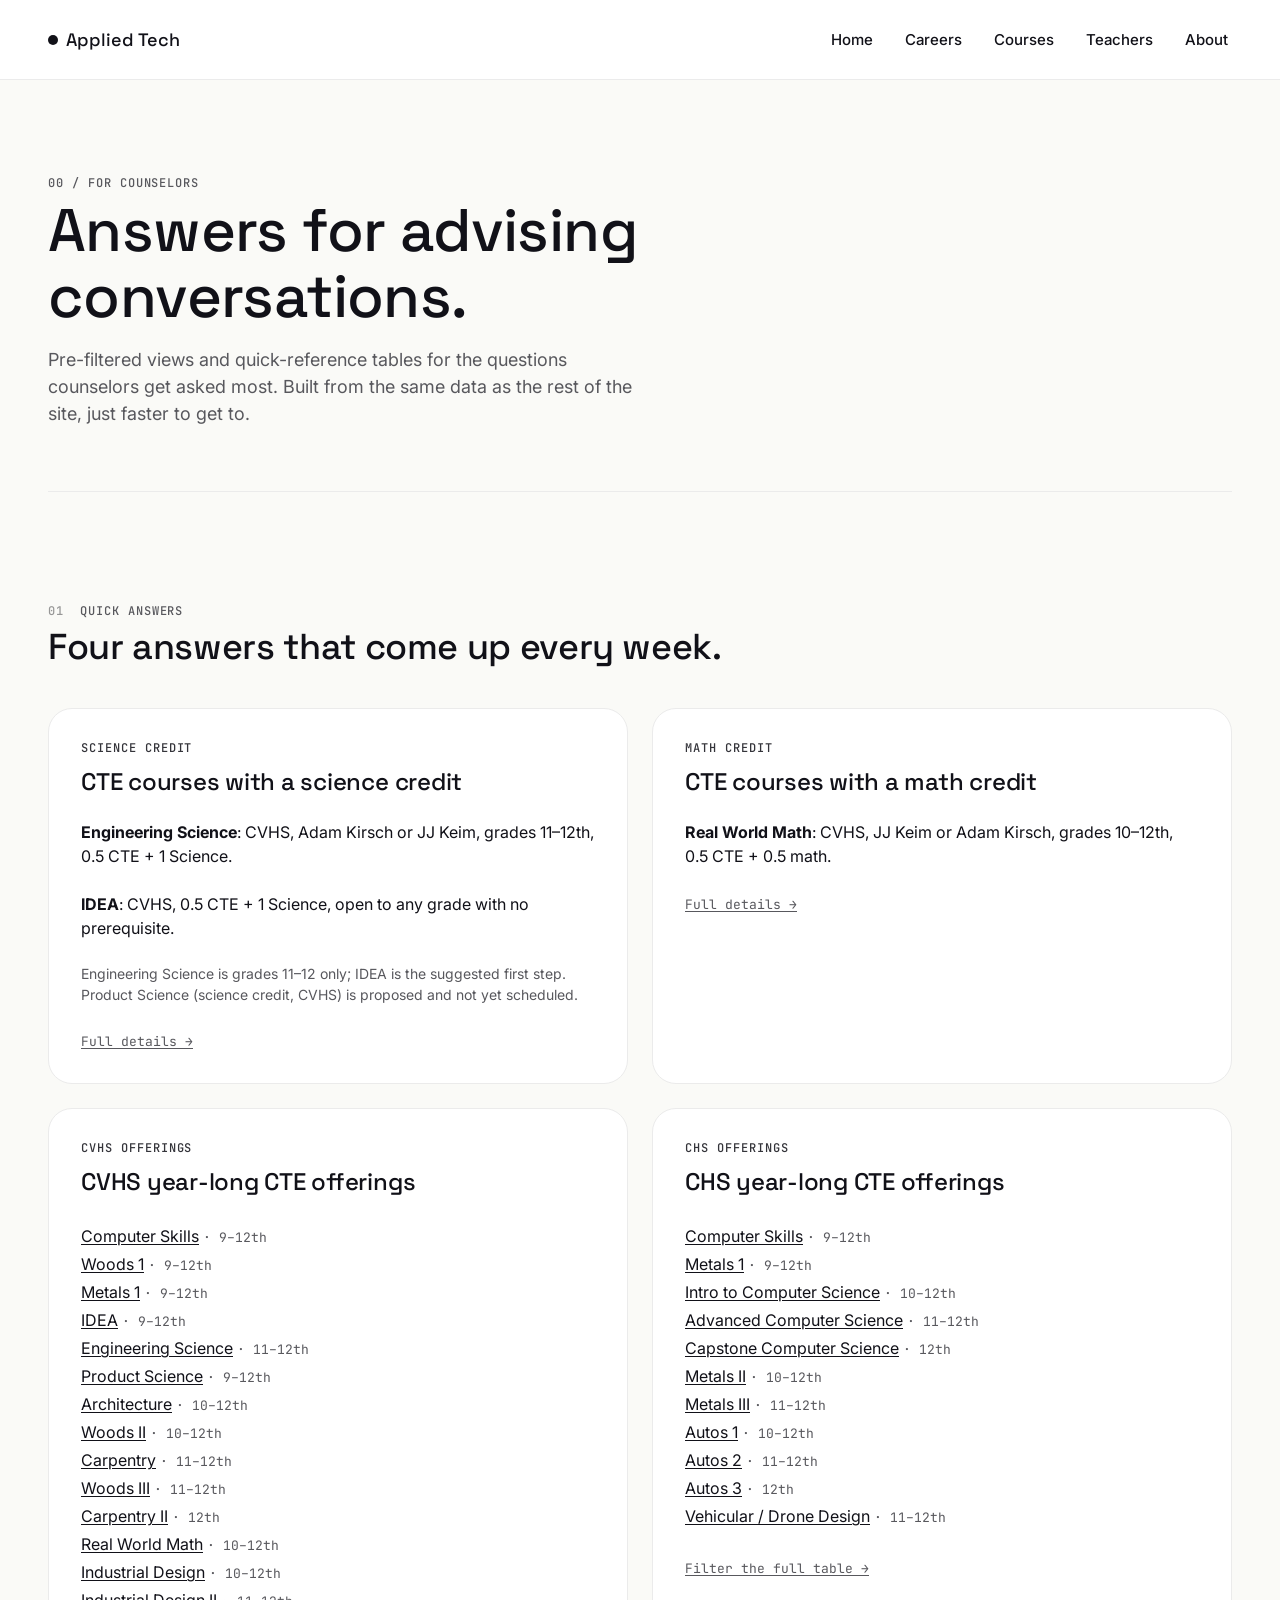
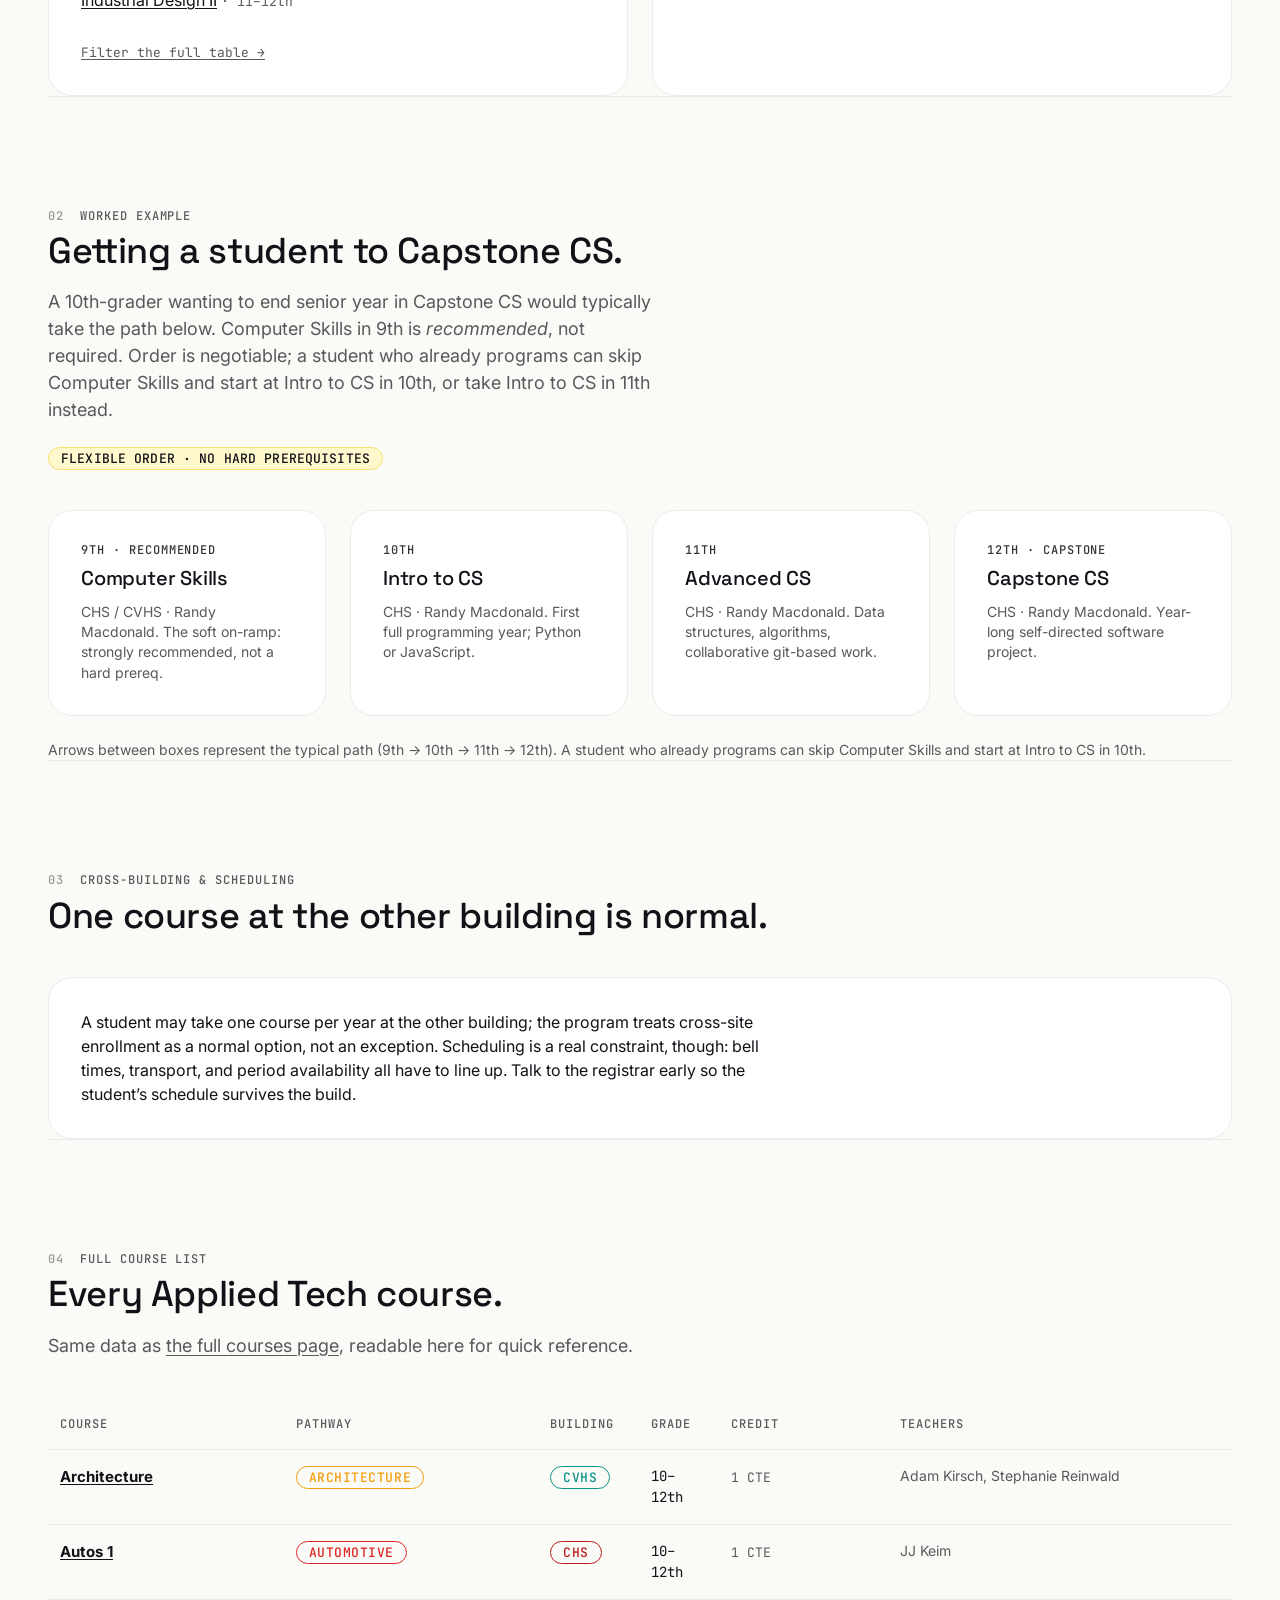
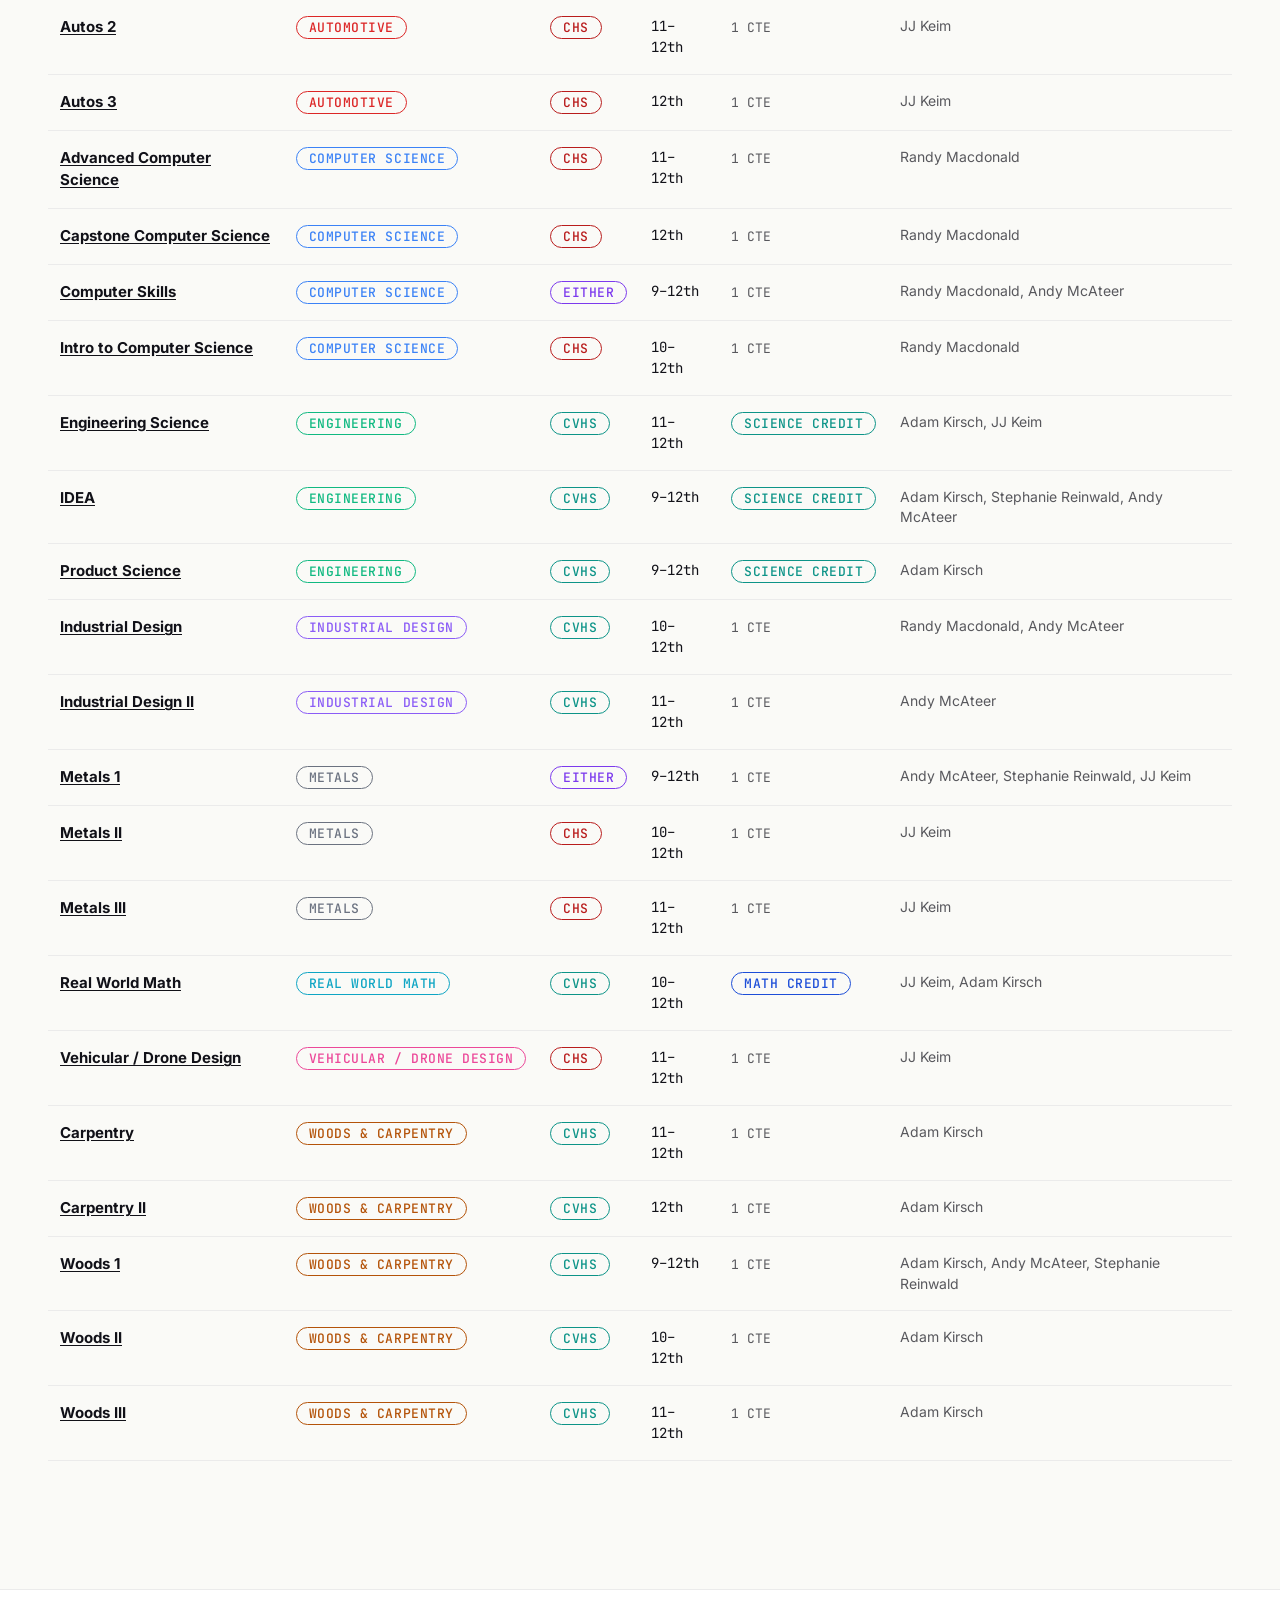
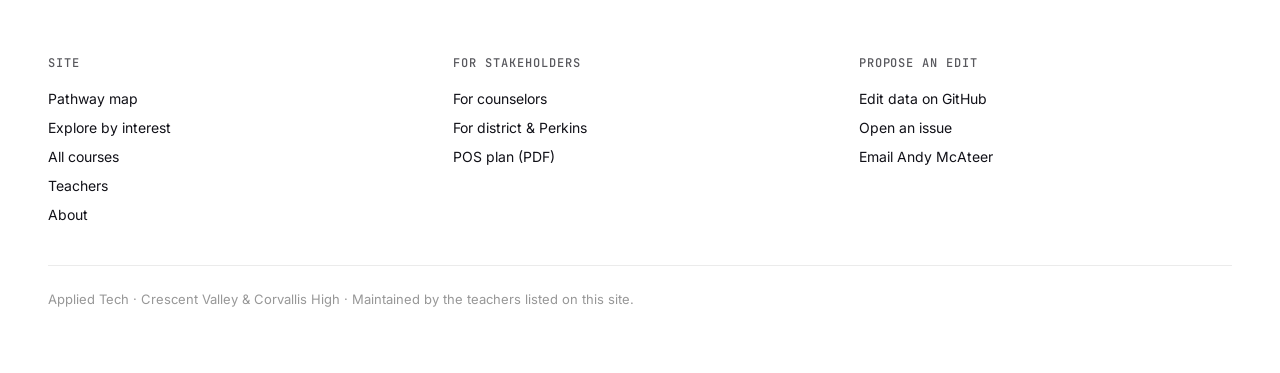
<file: counselors.html>
<!doctype html>
<html lang="en">
<head>
<meta charset="utf-8" />
<meta name="viewport" content="width=device-width,initial-scale=1" />
<title>For counselors · Applied Tech</title>
<meta name="description" content="Pre-filtered views and quick-reference tables for the advising questions counselors get asked most about Applied Tech at CVHS and CHS." />
<link rel="preconnect" href="https://fonts.googleapis.com" />
<link rel="preconnect" href="https://fonts.gstatic.com" crossorigin />
<link href="https://fonts.googleapis.com/css2?family=Inter:wght@400;500;600&family=Space+Grotesk:wght@400;500;700&family=JetBrains+Mono:wght@400;500&display=swap" rel="stylesheet" />
<link rel="stylesheet" href="css/main.css" />
</head>
<body>

<header class="site-header">
  <a href="index.html" class="site-header__logo">
    <span class="site-header__logo-dot"></span>
    Applied Tech
  </a>
  <button class="site-header__toggle" aria-expanded="false" aria-controls="site-nav" type="button">Menu</button>
  <nav class="site-header__nav" id="site-nav" aria-label="Primary">
    <a href="index.html">Home</a>
    <a href="careers.html">Careers</a>
    <a href="courses.html">Courses</a>
    <a href="teachers.html">Teachers</a>
    <a href="about.html">About</a>
  </nav>
</header>

<main id="page-main" class="page">

  <section class="hero">
    <p class="hero__overline">00 / For counselors</p>
    <h1 class="hero__title display-lg">Answers for advising conversations.</h1>
    <p class="hero__subdeck">
      Pre-filtered views and quick-reference tables for the questions
      counselors get asked most. Built from the same data as the rest of
      the site, just faster to get to.
    </p>
  </section>

  <section class="section section--ruled">
    <header class="section-header">
      <p class="section-header__eyebrow"><span class="idx">01</span><span>Quick answers</span></p>
      <h2 class="section-header__title">Four answers that come up every week.</h2>
    </header>
    <div class="grid grid-2" id="quick-answers"></div>
  </section>

  <section class="section section--ruled">
    <header class="section-header">
      <p class="section-header__eyebrow"><span class="idx">02</span><span>Worked example</span></p>
      <h2 class="section-header__title">Getting a student to Capstone CS.</h2>
      <p class="section-header__lede">
        A 10th-grader wanting to end senior year in Capstone CS would typically
        take the path below. Computer Skills in 9th is <em>recommended</em>, not required.
        Order is negotiable; a student who already programs can skip Computer Skills
        and start at Intro to CS in 10th, or take Intro to CS in 11th instead.
      </p>
      <div class="cluster" style="margin-top: var(--space-16);">
        <span class="chip chip--flex">Flexible order &middot; no hard prerequisites</span>
      </div>
    </header>

    <ol class="grid grid-4" style="list-style:none; padding:0; margin:0;">
      <li class="card">
        <p class="tile__overline">9th &middot; recommended</p>
        <h3 class="h3" style="font-size:1.25rem; margin-top: var(--space-8);">Computer Skills</h3>
        <p class="body-sm" style="margin-top: var(--space-12);">CHS / CVHS &middot; Randy Macdonald. The soft on-ramp: strongly recommended, not a hard prereq.</p>
      </li>
      <li class="card">
        <p class="tile__overline">10th</p>
        <h3 class="h3" style="font-size:1.25rem; margin-top: var(--space-8);">Intro to CS</h3>
        <p class="body-sm" style="margin-top: var(--space-12);">CHS &middot; Randy Macdonald. First full programming year; Python or JavaScript.</p>
      </li>
      <li class="card">
        <p class="tile__overline">11th</p>
        <h3 class="h3" style="font-size:1.25rem; margin-top: var(--space-8);">Advanced CS</h3>
        <p class="body-sm" style="margin-top: var(--space-12);">CHS &middot; Randy Macdonald. Data structures, algorithms, collaborative git-based work.</p>
      </li>
      <li class="card">
        <p class="tile__overline">12th &middot; capstone</p>
        <h3 class="h3" style="font-size:1.25rem; margin-top: var(--space-8);">Capstone CS</h3>
        <p class="body-sm" style="margin-top: var(--space-12);">CHS &middot; Randy Macdonald. Year-long self-directed software project.</p>
      </li>
    </ol>

    <p class="body-sm" style="margin-top: var(--space-24); color: var(--ink-soft);">
      Arrows between boxes represent the typical path (9th &rarr; 10th &rarr; 11th &rarr; 12th). A student who already programs can skip Computer Skills and start at Intro to CS in 10th.
    </p>
  </section>

  <section class="section section--ruled">
    <header class="section-header">
      <p class="section-header__eyebrow"><span class="idx">03</span><span>Cross-building &amp; scheduling</span></p>
      <h2 class="section-header__title">One course at the other building is normal.</h2>
    </header>
    <div class="card">
      <p class="body" style="max-width: 70ch;">
        A student may take one course per year at the other building;
        the program treats cross-site enrollment as a normal option, not an
        exception. Scheduling is a real constraint, though: bell times,
        transport, and period availability all have to line up. Talk to the
        registrar early so the student&rsquo;s schedule survives the build.
      </p>
    </div>
  </section>

  <section class="section section--ruled">
    <header class="section-header">
      <p class="section-header__eyebrow"><span class="idx">04</span><span>Full course list</span></p>
      <h2 class="section-header__title">Every Applied Tech course.</h2>
      <p class="section-header__lede">
        Same data as <a href="courses.html">the full courses page</a>, readable here for quick reference.
      </p>
    </header>

    <table class="ctable course-table" id="mini-table">
      <caption class="sr-only" style="position:absolute; left:-10000px;">All Applied Tech courses at CVHS and CHS.</caption>
      <thead>
        <tr>
          <th scope="col">Course</th>
          <th scope="col">Pathway</th>
          <th scope="col">Building</th>
          <th scope="col">Grade</th>
          <th scope="col">Credit</th>
          <th scope="col">Teachers</th>
        </tr>
      </thead>
      <tbody id="mini-tbody"></tbody>
    </table>
  </section>

</main>

<footer class="site-footer">
  <div class="site-footer__grid">
    <div class="site-footer__group">
      <h4>Site</h4>
      <ul class="site-footer__links">
        <li><a href="index.html">Pathway map</a></li>
        <li><a href="explore.html">Explore by interest</a></li>
        <li><a href="courses.html">All courses</a></li>
        <li><a href="teachers.html">Teachers</a></li>
        <li><a href="about.html">About</a></li>
      </ul>
    </div>
    <div class="site-footer__group">
      <h4>For stakeholders</h4>
      <ul class="site-footer__links">
        <li><a href="counselors.html">For counselors</a></li>
        <li><a href="for-district.html">For district &amp; Perkins</a></li>
        <li><a href="pos-plan.pdf">POS plan (PDF)</a></li>
      </ul>
    </div>
    <div class="site-footer__group">
      <h4>Propose an edit</h4>
      <ul class="site-footer__links">
        <li><a href="https://github.com/mr-mcateer/applied-tech/edit/main/js/data.js">Edit data on GitHub</a></li>
        <li><a href="https://github.com/mr-mcateer/applied-tech/issues/new">Open an issue</a></li>
        <li><a href="mailto:mcateerandy@gmail.com">Email Andy McAteer</a></li>
      </ul>
    </div>
  </div>
  <p class="site-footer__fineprint">
    Applied Tech &middot; Crescent Valley &amp; Corvallis High &middot; Maintained by the teachers listed on this site.
  </p>
</footer>

<script src="js/data.js"></script>
<script src="js/app.js"></script>
<script>
(function () {
  const { D, fmtCredit, fmtGrade, siteLabel, siteChip, creditChips, pathwayChip, escapeHtml } = window.APP;

  // --- Quick-answer tiles (neutral / white) ---
  // Per content plan §4: tiles are hairline white, NOT pathway-colored.
  function courseLink(slug, label) {
    return `<a href="pages/course.html?slug=${encodeURIComponent(slug)}">${escapeHtml(label)}</a>`;
  }

  const siteCourses = (site) => D.courses.filter(c => c.site === site || c.site === "either");

  const tiles = [
    {
      overline: "Science credit",
      title: "CTE courses with a science credit",
      body: (function () {
        const c = D.courses.find(x => x.slug === "engineering-science");
        const idea = D.courses.find(x => x.slug === "intro-to-engineering");
        const teachers = c.teachers.map(id => D.teachers[id].name).join(" or ");
        const grade = window.APP.fmtGrade(c.grade);
        return `
          <p class="body" style="margin-top: var(--space-12);">
            <strong>Engineering Science</strong>: CVHS, ${escapeHtml(teachers)}, grades ${escapeHtml(grade)}, ${escapeHtml(window.APP.fmtCredit(c.credit))}.
          </p>
          <p class="body" style="margin-top: var(--space-12);">
            <strong>IDEA</strong>: CVHS, ${escapeHtml(window.APP.fmtCredit(idea.credit))}, open to any grade with no prerequisite.
          </p>
          <p class="body-sm" style="margin-top: var(--space-12);">
            Engineering Science is grades 11&ndash;12 only; IDEA is the suggested first step.
            Product Science (science credit, CVHS) is proposed and not yet scheduled.
          </p>`;
      })(),
      cta: { href: "pages/course.html?slug=engineering-science", label: "Full details &rarr;" }
    },
    {
      overline: "Math credit",
      title: "CTE courses with a math credit",
      body: (function () {
        const c = D.courses.find(x => x.slug === "real-world-math");
        const teachers = c.teachers.map(id => D.teachers[id].name).join(" or ");
        const grade = window.APP.fmtGrade(c.grade);
        return `
          <p class="body" style="margin-top: var(--space-12);">
            <strong>Real World Math</strong>: CVHS, ${escapeHtml(teachers)}, grades ${escapeHtml(grade)}, 0.5 CTE + 0.5 math.
          </p>`;
      })(),
      cta: { href: "pages/course.html?slug=real-world-math", label: "Full details &rarr;" }
    },
    {
      overline: "CVHS offerings",
      title: "CVHS year-long CTE offerings",
      body: (function () {
        const items = siteCourses("cvhs")
          .map(c => `<li style="margin: var(--space-4) 0;">${courseLink(c.slug, c.title)} <span class="mono-meta">&middot; ${escapeHtml(fmtGrade(c.grade))}</span></li>`)
          .join("");
        return `<ul style="list-style:none; padding:0; margin: var(--space-12) 0 0;">${items}</ul>`;
      })(),
      cta: { href: "courses.html#cvhs", label: "Filter the full table &rarr;" }
    },
    {
      overline: "CHS offerings",
      title: "CHS year-long CTE offerings",
      body: (function () {
        const items = siteCourses("chs")
          .map(c => `<li style="margin: var(--space-4) 0;">${courseLink(c.slug, c.title)} <span class="mono-meta">&middot; ${escapeHtml(fmtGrade(c.grade))}</span></li>`)
          .join("");
        return `<ul style="list-style:none; padding:0; margin: var(--space-12) 0 0;">${items}</ul>`;
      })(),
      cta: { href: "courses.html#chs", label: "Filter the full table &rarr;" }
    },
  ];

  document.getElementById("quick-answers").innerHTML = tiles.map(t => `
    <div class="tile tile--neutral">
      <p class="tile__overline">${t.overline}</p>
      <h3 class="tile__title" style="font-size:1.5rem;">${t.title}</h3>
      ${t.body}
      <p class="mono-meta" style="margin-top: var(--space-16);">
        <a href="${t.cta.href}">${t.cta.label}</a>
      </p>
    </div>
  `).join("");

  // --- Mini course table ---
  const tbody = document.getElementById("mini-tbody");
  const rows = D.courses.slice().sort((a, b) => {
    const pa = D.pathways[a.pathway].title;
    const pb = D.pathways[b.pathway].title;
    return pa.localeCompare(pb) || a.title.localeCompare(b.title);
  });

  tbody.innerHTML = rows.map(c => {
    const teacherNames = c.teachers.map(id => escapeHtml(D.teachers[id].name)).join(", ");
    return `
      <tr>
        <td><a href="pages/course.html?slug=${encodeURIComponent(c.slug)}"><strong>${escapeHtml(c.title)}</strong></a></td>
        <td>${pathwayChip(c.pathway)}</td>
        <td>${siteChip(c.site)}</td>
        <td class="mono">${escapeHtml(fmtGrade(c.grade))}</td>
        <td>${creditChips(c.credit) || `<span class="mono-meta">${escapeHtml(fmtCredit(c.credit))}</span>`}</td>
        <td class="body-sm">${teacherNames}</td>
      </tr>
    `;
  }).join("");
})();
</script>

</body>
</html>
</file>
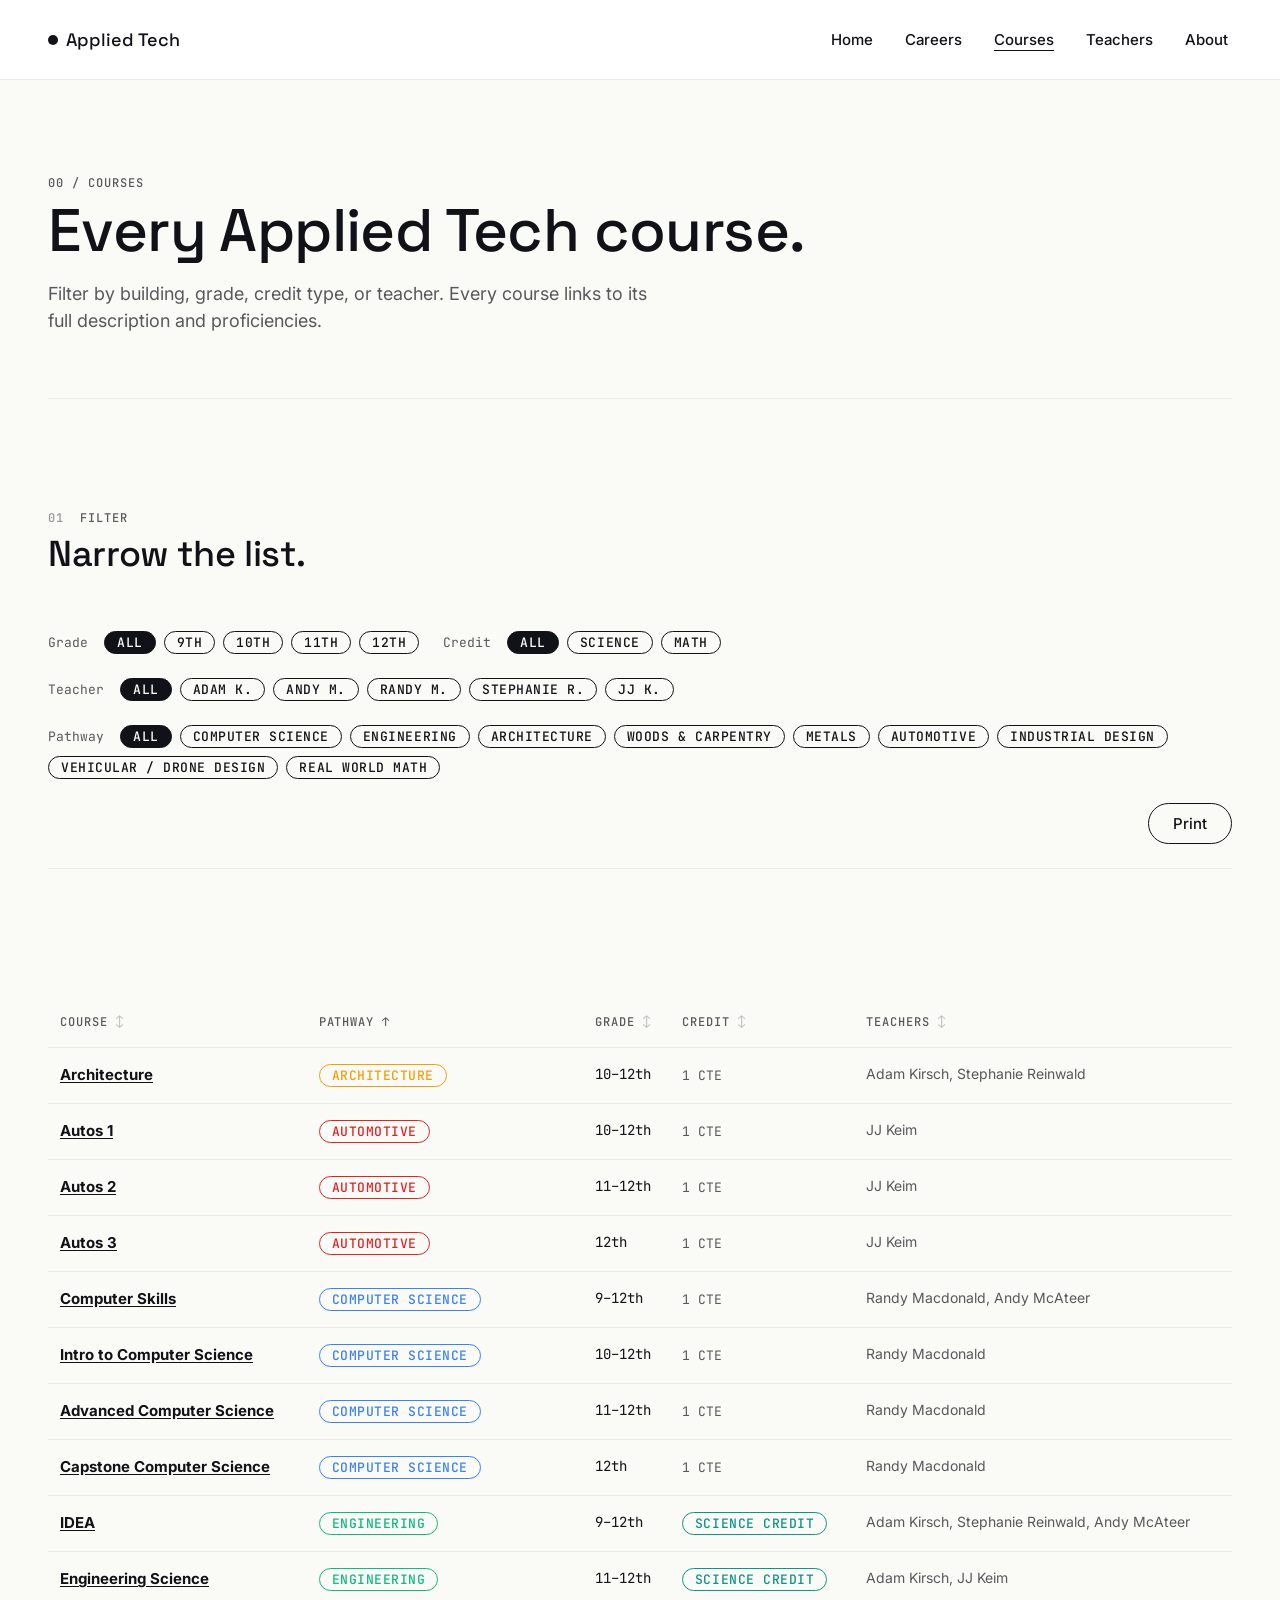
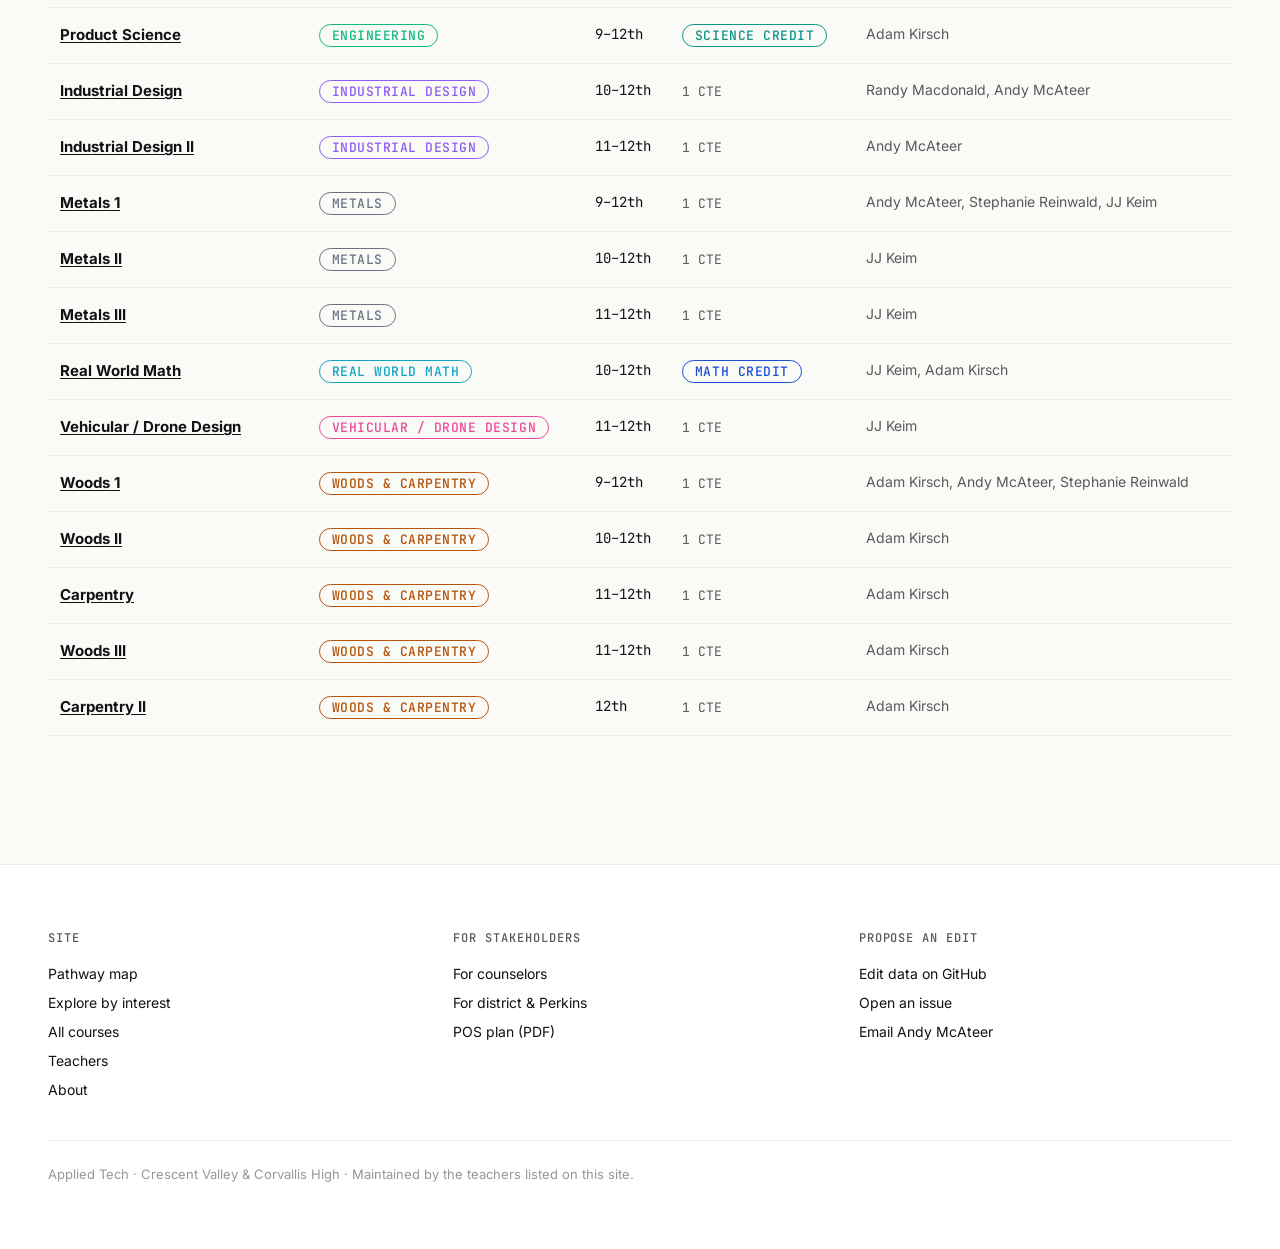
<file: courses.html>
<!doctype html>
<html lang="en">
<head>
<meta charset="utf-8" />
<meta name="viewport" content="width=device-width,initial-scale=1" />
<title>All courses · Applied Tech</title>
<meta name="description" content="Every Applied Tech course at CVHS and CHS. Filter by building, grade, credit type, teacher, or pathway. Every course links to its full description and proficiencies." />
<link rel="preconnect" href="https://fonts.googleapis.com" />
<link rel="preconnect" href="https://fonts.gstatic.com" crossorigin />
<link href="https://fonts.googleapis.com/css2?family=Inter:wght@400;500;600&family=Space+Grotesk:wght@400;500;700&family=JetBrains+Mono:wght@400;500&display=swap" rel="stylesheet" />
<link rel="stylesheet" href="css/main.css" />
</head>
<body>

<header class="site-header">
  <a href="index.html" class="site-header__logo">
    <span class="site-header__logo-dot"></span>
    Applied Tech
  </a>
  <button class="site-header__toggle" aria-expanded="false" aria-controls="site-nav" type="button">Menu</button>
  <nav class="site-header__nav" id="site-nav" aria-label="Primary">
    <a href="index.html">Home</a>
    <a href="careers.html">Careers</a>
    <a href="courses.html">Courses</a>
    <a href="teachers.html">Teachers</a>
    <a href="about.html">About</a>
  </nav>
</header>

<main id="page-main" class="page">

  <section class="hero">
    <p class="hero__overline">00 / Courses</p>
    <h1 class="hero__title display-lg">Every Applied Tech course.</h1>
    <p class="hero__subdeck">
      Filter by building, grade, credit type, or teacher. Every course links
      to its full description and proficiencies.
    </p>
  </section>

  <section class="section section--ruled">
    <header class="section-header">
      <p class="section-header__eyebrow"><span class="idx">01</span><span>Filter</span></p>
      <h2 class="section-header__title">Narrow the list.</h2>
    </header>

    <div class="map-filters" id="filters" role="group" aria-label="Filter the course list"
         style="display:flex; flex-wrap:wrap; gap: var(--space-24); align-items:center;">

      <div class="map-filters__group" style="display:flex; flex-wrap:wrap; gap: var(--space-8); align-items:center;">
        <span class="mono-meta" style="margin-right: var(--space-8);">Grade</span>
        <button class="chip chip--solid is-active" data-filter="grade" data-value="all" type="button">All</button>
        <button class="chip" data-filter="grade" data-value="9"  type="button">9th</button>
        <button class="chip" data-filter="grade" data-value="10" type="button">10th</button>
        <button class="chip" data-filter="grade" data-value="11" type="button">11th</button>
        <button class="chip" data-filter="grade" data-value="12" type="button">12th</button>
      </div>

      <div class="map-filters__group" style="display:flex; flex-wrap:wrap; gap: var(--space-8); align-items:center;">
        <span class="mono-meta" style="margin-right: var(--space-8);">Credit</span>
        <button class="chip chip--solid is-active" data-filter="credit" data-value="all" type="button">All</button>
        <button class="chip" data-filter="credit" data-value="science" type="button">Science</button>
        <button class="chip" data-filter="credit" data-value="math"    type="button">Math</button>
      </div>

      <div class="map-filters__group" style="display:flex; flex-wrap:wrap; gap: var(--space-8); align-items:center;">
        <span class="mono-meta" style="margin-right: var(--space-8);">Teacher</span>
        <button class="chip chip--solid is-active" data-filter="teacher" data-value="all" type="button">All</button>
        <button class="chip" data-filter="teacher" data-value="ak" type="button">Adam K.</button>
        <button class="chip" data-filter="teacher" data-value="am" type="button">Andy M.</button>
        <button class="chip" data-filter="teacher" data-value="rm" type="button">Randy M.</button>
        <button class="chip" data-filter="teacher" data-value="sr" type="button">Stephanie R.</button>
        <button class="chip" data-filter="teacher" data-value="jj" type="button">JJ K.</button>
      </div>

      <div class="map-filters__group" id="pathway-filter-group"
           style="display:flex; flex-wrap:wrap; gap: var(--space-8); align-items:center;">
        <span class="mono-meta" style="margin-right: var(--space-8);">Pathway</span>
        <button class="chip chip--solid is-active" data-filter="pathway" data-value="all" type="button">All</button>
      </div>

      <button class="btn btn--ghost" id="printBtn" type="button" style="margin-left:auto;">Print</button>
    </div>
  </section>

  <section class="section">
    <table class="ctable course-table" id="table">
      <caption class="sr-only" style="position:absolute; left:-10000px;">
        Applied Tech courses, filterable and sortable.
      </caption>
      <thead>
        <tr>
          <th class="sortable" data-sort="title"    scope="col">Course</th>
          <th class="sortable" data-sort="pathway"  scope="col">Pathway</th>
          <th class="sortable" data-sort="grade"    scope="col">Grade</th>
          <th class="sortable" data-sort="credit"   scope="col">Credit</th>
          <th class="sortable" data-sort="teachers" scope="col">Teachers</th>
        </tr>
      </thead>
      <tbody id="tbody"></tbody>
    </table>
    <p class="body-sm" id="empty" hidden
       style="padding: var(--space-24); text-align:center; color: var(--ink-soft);">
      No courses match these filters.
    </p>
  </section>

</main>

<footer class="site-footer">
  <div class="site-footer__grid">
    <div class="site-footer__group">
      <h4>Site</h4>
      <ul class="site-footer__links">
        <li><a href="index.html">Pathway map</a></li>
        <li><a href="explore.html">Explore by interest</a></li>
        <li><a href="courses.html">All courses</a></li>
        <li><a href="teachers.html">Teachers</a></li>
        <li><a href="about.html">About</a></li>
      </ul>
    </div>
    <div class="site-footer__group">
      <h4>For stakeholders</h4>
      <ul class="site-footer__links">
        <li><a href="counselors.html">For counselors</a></li>
        <li><a href="for-district.html">For district &amp; Perkins</a></li>
        <li><a href="pos-plan.pdf">POS plan (PDF)</a></li>
      </ul>
    </div>
    <div class="site-footer__group">
      <h4>Propose an edit</h4>
      <ul class="site-footer__links">
        <li><a href="https://github.com/mr-mcateer/applied-tech/edit/main/js/data.js">Edit data on GitHub</a></li>
        <li><a href="https://github.com/mr-mcateer/applied-tech/issues/new">Open an issue</a></li>
        <li><a href="mailto:mcateerandy@gmail.com">Email Andy McAteer</a></li>
      </ul>
    </div>
  </div>
  <p class="site-footer__fineprint">
    Applied Tech &middot; Crescent Valley &amp; Corvallis High &middot; Maintained by the teachers listed on this site.
  </p>
</footer>

<script src="js/data.js"></script>
<script src="js/app.js"></script>
<script>
(function () {
  const { D, fmtCredit, fmtGrade, siteChip, creditChips, pathwayChip, escapeHtml } = window.APP;

  const state = { site: "all", grade: "all", credit: "all", teacher: "all", pathway: "all",
                  sort: "pathway", sortDir: 1 };

  // Populate the pathway filter chips from data
  const pathwayGroup = document.getElementById("pathway-filter-group");
  Object.keys(D.pathways).forEach(pid => {
    const p = D.pathways[pid];
    const btn = document.createElement("button");
    btn.className = "chip";
    btn.type = "button";
    btn.dataset.filter = "pathway";
    btn.dataset.value = pid;
    btn.textContent = p.title;
    pathwayGroup.appendChild(btn);
  });

  // ---- Read state from URL hash (#cvhs, #chs, etc.: simple bookmarking)
  (function hydrateFromHash() {
    const h = (location.hash || "").replace(/^#/, "").toLowerCase();
    if (!h) return;
    if (h === "cvhs" || h === "chs") state.site = h;
    else if (h === "science" || h === "math") state.credit = h;
  })();

  function matches(c) {
    if (state.site !== "all" && c.site !== state.site && c.site !== "either") return false;
    if (state.grade !== "all" && !c.grade.includes(Number(state.grade))) return false;
    if (state.credit === "science" && !(c.credit && c.credit.science)) return false;
    if (state.credit === "math"    && !(c.credit && c.credit.math))    return false;
    if (state.teacher !== "all" && !c.teachers.includes(state.teacher)) return false;
    if (state.pathway !== "all" && c.pathway !== state.pathway) return false;
    return true;
  }

  function sortValue(c, key) {
    switch (key) {
      case "title":    return c.title;
      case "pathway":  return D.pathways[c.pathway].title;
      case "site":     return c.site;
      case "grade":    return c.grade[0];
      case "credit":   return fmtCredit(c.credit);
      case "teachers": return c.teachers.map(t => D.teachers[t].name).join(",");
    }
    return "";
  }

  function render() {
    const rows = D.courses
      .filter(matches)
      .sort((a, b) => {
        const av = sortValue(a, state.sort);
        const bv = sortValue(b, state.sort);
        if (av < bv) return -1 * state.sortDir;
        if (av > bv) return  1 * state.sortDir;
        return 0;
      });

    const tbody = document.getElementById("tbody");
    const emptyEl = document.getElementById("empty");

    tbody.innerHTML = rows.map(c => {
      const teacherNames = c.teachers.map(t => escapeHtml(D.teachers[t].name)).join(", ");
      const creditCell = creditChips(c.credit) ||
        `<span class="mono-meta">${escapeHtml(fmtCredit(c.credit))}</span>`;
      return `
        <tr>
          <td><a href="pages/course.html?slug=${encodeURIComponent(c.slug)}"><strong>${escapeHtml(c.title)}</strong></a></td>
          <td>${pathwayChip(c.pathway)}</td>
          <td class="mono">${escapeHtml(fmtGrade(c.grade))}</td>
          <td>${creditCell}</td>
          <td class="body-sm">${teacherNames}</td>
        </tr>
      `;
    }).join("");

    emptyEl.hidden = rows.length > 0;

    // Sort-indicator classes on the active th
    document.querySelectorAll("#table th.sortable").forEach(th => {
      th.classList.remove("sorted-asc", "sorted-desc");
      if (th.dataset.sort === state.sort) {
        th.classList.add(state.sortDir > 0 ? "sorted-asc" : "sorted-desc");
      }
    });
  }

  // --- Wire up filter chips
  document.querySelectorAll("#filters .chip[data-filter]").forEach(btn => {
    btn.addEventListener("click", () => {
      const group = btn.dataset.filter;
      state[group] = btn.dataset.value;
      document.querySelectorAll(`#filters .chip[data-filter="${group}"]`).forEach(b => {
        const active = b.dataset.value === state[group];
        b.classList.toggle("is-active", active);
        b.classList.toggle("chip--solid", active);
      });
      // Keep URL hash roughly in sync for simple bookmarking on site+credit.
      if (group === "site" && (state.site === "cvhs" || state.site === "chs")) {
        history.replaceState(null, "", `#${state.site}`);
      } else if (group === "credit" && (state.credit === "science" || state.credit === "math")) {
        history.replaceState(null, "", `#${state.credit}`);
      } else if (state.site === "all" && state.credit === "all") {
        history.replaceState(null, "", location.pathname);
      }
      render();
    });
  });

  // If we hydrated from hash, reflect in chip classes
  function reflectState() {
    ["site", "grade", "credit", "teacher", "pathway"].forEach(group => {
      document.querySelectorAll(`#filters .chip[data-filter="${group}"]`).forEach(b => {
        const active = b.dataset.value === String(state[group]);
        b.classList.toggle("is-active", active);
        b.classList.toggle("chip--solid", active);
      });
    });
  }
  reflectState();

  // --- Sort headers
  document.querySelectorAll("#table th.sortable").forEach(th => {
    th.addEventListener("click", () => {
      const key = th.dataset.sort;
      if (state.sort === key) state.sortDir *= -1;
      else { state.sort = key; state.sortDir = 1; }
      render();
    });
  });

  // --- Print
  document.getElementById("printBtn").addEventListener("click", () => window.print());

  render();
})();
</script>

</body>
</html>
</file>
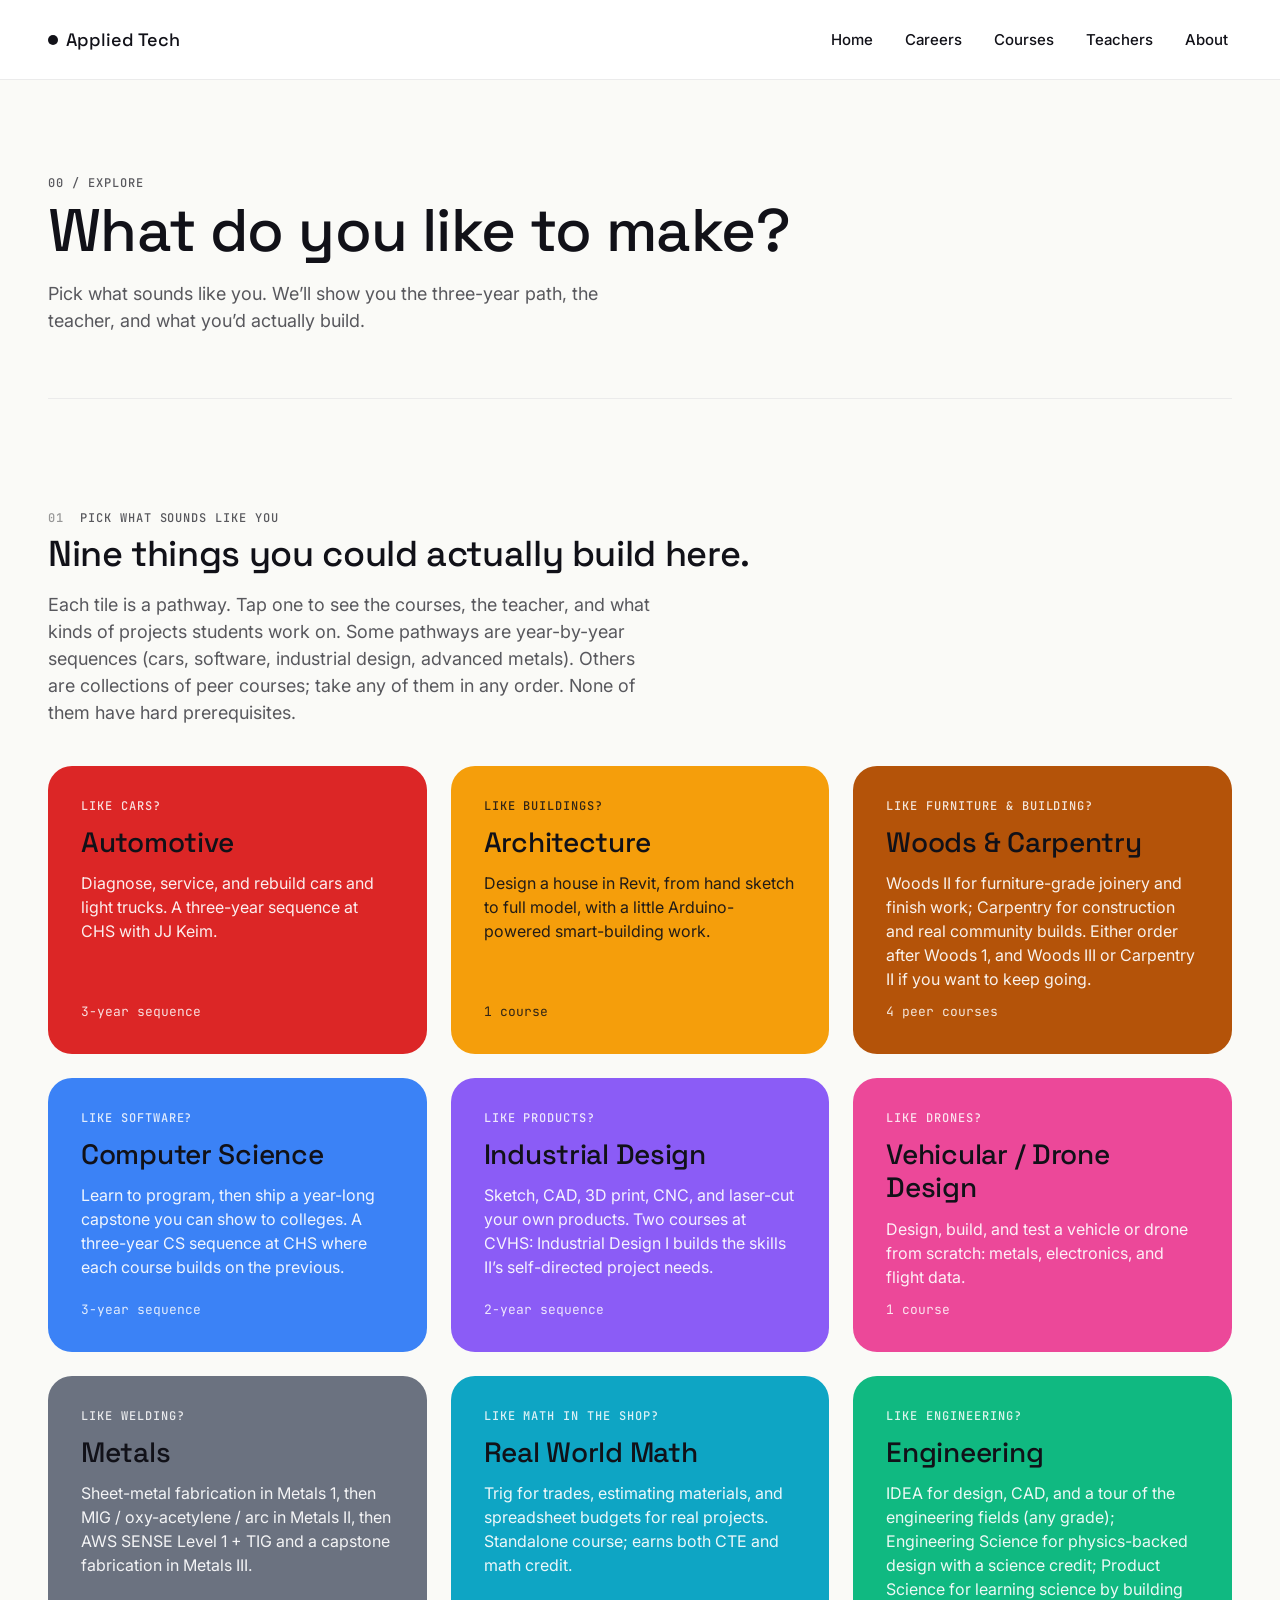
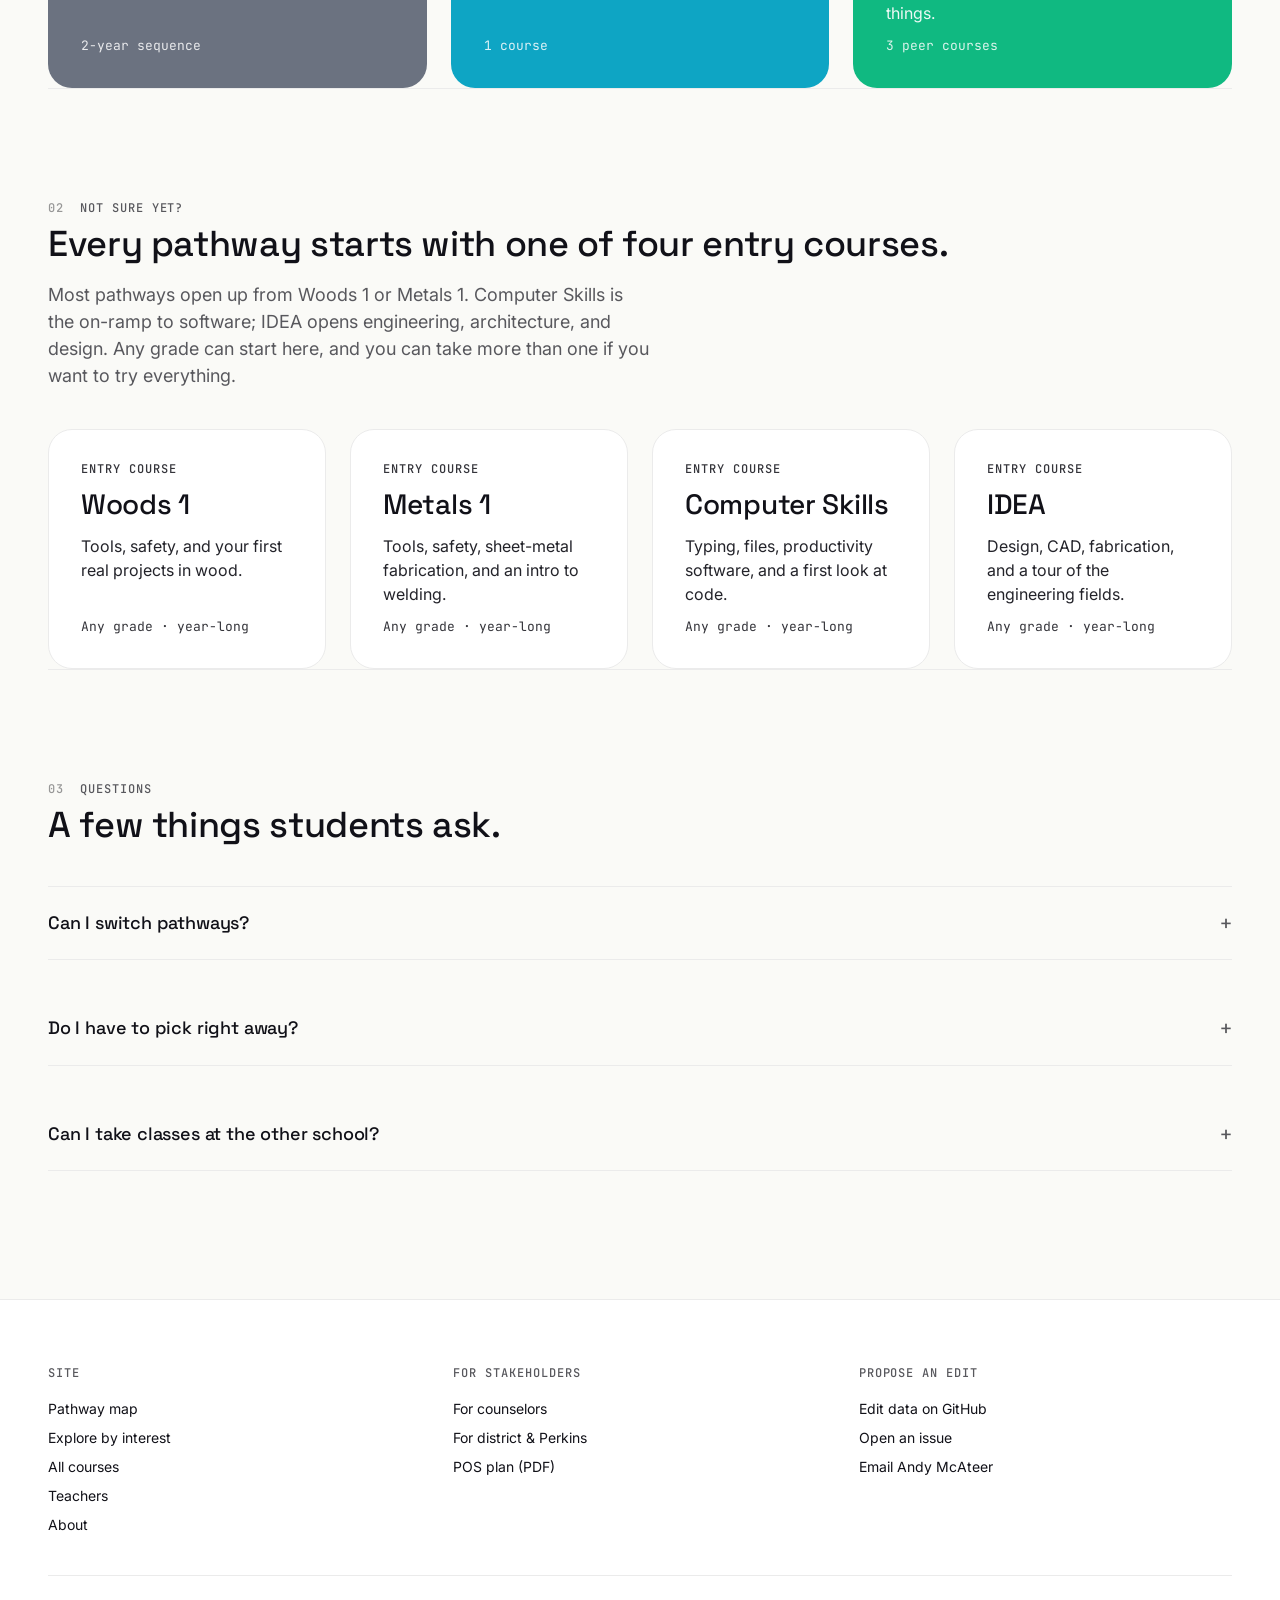
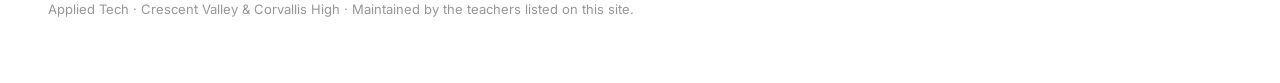
<file: explore.html>
<!doctype html>
<html lang="en">
<head>
<meta charset="utf-8" />
<meta name="viewport" content="width=device-width,initial-scale=1" />
<title>Explore · Applied Tech</title>
<meta name="description" content="Pick what sounds like you. We'll show you the three-year path, the teacher, and what you'd actually build." />
<link rel="preconnect" href="https://fonts.googleapis.com" />
<link rel="preconnect" href="https://fonts.gstatic.com" crossorigin />
<link href="https://fonts.googleapis.com/css2?family=Inter:wght@400;500;600&family=Space+Grotesk:wght@400;500;700&family=JetBrains+Mono:wght@400;500&display=swap" rel="stylesheet" />
<link rel="stylesheet" href="css/main.css" />
</head>
<body>

<header class="site-header">
  <a href="index.html" class="site-header__logo">
    <span class="site-header__logo-dot"></span>
    Applied Tech
  </a>
  <button class="site-header__toggle" aria-expanded="false" aria-controls="site-nav" type="button">Menu</button>
  <nav class="site-header__nav" id="site-nav" aria-label="Primary">
    <a href="index.html">Home</a>
    <a href="careers.html">Careers</a>
    <a href="courses.html">Courses</a>
    <a href="teachers.html">Teachers</a>
    <a href="about.html">About</a>
  </nav>
</header>

<main id="page-main" class="page">

  <section class="hero">
    <p class="hero__overline">00 / Explore</p>
    <h1 class="hero__title display-lg">What do you like to make?</h1>
    <p class="hero__subdeck">
      Pick what sounds like you. We&rsquo;ll show you the three-year path,
      the teacher, and what you&rsquo;d actually build.
    </p>
  </section>

  <section class="section section--ruled">
    <header class="section-header">
      <p class="section-header__eyebrow"><span class="idx">01</span><span>Pick what sounds like you</span></p>
      <h2 class="section-header__title">Nine things you could actually build here.</h2>
      <p class="section-header__lede">
        Each tile is a pathway. Tap one to see the courses, the teacher,
        and what kinds of projects students work on. Some pathways are
        year-by-year sequences (cars, software, industrial design, advanced metals).
        Others are collections of peer courses; take any of them in any order.
        None of them have hard prerequisites.
      </p>
    </header>

    <div class="grid grid-3" id="interest-tiles"></div>
  </section>

  <section class="section section--ruled">
    <header class="section-header">
      <p class="section-header__eyebrow"><span class="idx">02</span><span>Not sure yet?</span></p>
      <h2 class="section-header__title">Every pathway starts with one of four entry courses.</h2>
      <p class="section-header__lede">
        Most pathways open up from Woods 1 or Metals 1. Computer Skills is the on-ramp
        to software; IDEA opens engineering, architecture, and design. Any grade can start
        here, and you can take more than one if you want to try everything.
      </p>
    </header>
    <div class="grid grid-4" id="freshman-tiles"></div>
  </section>

  <section class="section section--ruled">
    <header class="section-header">
      <p class="section-header__eyebrow"><span class="idx">03</span><span>Questions</span></p>
      <h2 class="section-header__title">A few things students ask.</h2>
    </header>

    <div class="faq stack-lg">
      <details class="faq__item">
        <summary class="faq__summary">
          <span class="faq__q">Can I switch pathways?</span>
          <span class="faq__icon" aria-hidden="true">+</span>
        </summary>
        <div class="faq__body">
          <p class="body">
            Yes. The entry courses keep your options open, and most upper-level
            courses don&rsquo;t have hard prerequisites. If you decide sophomore or
            junior year that metals fits better than CS, talk to your counselor;
            they&rsquo;ll help you slot in.
          </p>
        </div>
      </details>

      <details class="faq__item">
        <summary class="faq__summary">
          <span class="faq__q">Do I have to pick right away?</span>
          <span class="faq__icon" aria-hidden="true">+</span>
        </summary>
        <div class="faq__body">
          <p class="body">
            No. Start with Woods 1, Metals 1, Computer Skills, or IDEA, whatever grade
            you are in. They are broad on purpose so you can try things before you commit.
          </p>
        </div>
      </details>

      <details class="faq__item">
        <summary class="faq__summary">
          <span class="faq__q">Can I take classes at the other school?</span>
          <span class="faq__icon" aria-hidden="true">+</span>
        </summary>
        <div class="faq__body">
          <p class="body">
            Yes, with scheduling help from your counselor. A lot of kids do;
            a CVHS student who wants Metals II or the CS ladder takes it at CHS, and
            vice versa. Bell times and transport are real, so plan it with your
            counselor early.
          </p>
        </div>
      </details>
    </div>
  </section>

</main>

<footer class="site-footer">
  <div class="site-footer__grid">
    <div class="site-footer__group">
      <h4>Site</h4>
      <ul class="site-footer__links">
        <li><a href="index.html">Pathway map</a></li>
        <li><a href="explore.html">Explore by interest</a></li>
        <li><a href="courses.html">All courses</a></li>
        <li><a href="teachers.html">Teachers</a></li>
        <li><a href="about.html">About</a></li>
      </ul>
    </div>
    <div class="site-footer__group">
      <h4>For stakeholders</h4>
      <ul class="site-footer__links">
        <li><a href="counselors.html">For counselors</a></li>
        <li><a href="for-district.html">For district &amp; Perkins</a></li>
        <li><a href="pos-plan.pdf">POS plan (PDF)</a></li>
      </ul>
    </div>
    <div class="site-footer__group">
      <h4>Propose an edit</h4>
      <ul class="site-footer__links">
        <li><a href="https://github.com/mr-mcateer/applied-tech/edit/main/js/data.js">Edit data on GitHub</a></li>
        <li><a href="https://github.com/mr-mcateer/applied-tech/issues/new">Open an issue</a></li>
        <li><a href="mailto:mcateerandy@gmail.com">Email Andy McAteer</a></li>
      </ul>
    </div>
  </div>
  <p class="site-footer__fineprint">
    Applied Tech &middot; Crescent Valley &amp; Corvallis High &middot; Maintained by the teachers listed on this site.
  </p>
</footer>

<script src="js/data.js"></script>
<script src="js/app.js"></script>
<script>
(function () {
  const { D, courseBySlug, escapeHtml } = window.APP;

  // ---- Interest tiles: interest → pathway mapping per content plan.
  // Nine tiles so every pathway has a front door.
  const INTERESTS = [
    { interest: "cars",                pathway: "autos",             body: "Diagnose, service, and rebuild cars and light trucks. A three-year sequence at CHS with JJ Keim." },
    { interest: "buildings",           pathway: "architecture",      body: "Design a house in Revit, from hand sketch to full model, with a little Arduino-powered smart-building work." },
    { interest: "furniture &amp; building", pathway: "woods",         body: "Woods II for furniture-grade joinery and finish work; Carpentry for construction and real community builds. Either order after Woods 1, and Woods III or Carpentry II if you want to keep going." },
    { interest: "software",            pathway: "cs",                body: "Learn to program, then ship a year-long capstone you can show to colleges. A three-year CS sequence at CHS where each course builds on the previous." },
    { interest: "products",            pathway: "industrial-design", body: "Sketch, CAD, 3D print, CNC, and laser-cut your own products. Two courses at CVHS: Industrial Design I builds the skills II&rsquo;s self-directed project needs." },
    { interest: "drones",              pathway: "vehicular",         body: "Design, build, and test a vehicle or drone from scratch: metals, electronics, and flight data." },
    { interest: "welding",             pathway: "metals",            body: "Sheet-metal fabrication in Metals 1, then MIG / oxy-acetylene / arc in Metals II, then AWS SENSE Level 1 + TIG and a capstone fabrication in Metals III." },
    { interest: "math in the shop",    pathway: "math",              body: "Trig for trades, estimating materials, and spreadsheet budgets for real projects. Standalone course; earns both CTE and math credit." },
    { interest: "engineering",         pathway: "engineering",       body: "IDEA for design, CAD, and a tour of the engineering fields (any grade); Engineering Science for physics-backed design with a science credit; Product Science for learning science by building things." },
  ];

  function pathwayShape(p) {
    if (!p) return "";
    const n = (p.courses && p.courses.length) || 0;
    if (n === 1) return "1 course";
    if (p.type === "ladder") return `${n}-year sequence`;
    return `${n} peer courses`;
  }

  document.getElementById("interest-tiles").innerHTML = INTERESTS.map(item => {
    const p = D.pathways[item.pathway];
    if (!p) return "";
    return `
      <a class="tile" data-pathway="${escapeHtml(item.pathway)}" href="pages/pathway.html?id=${encodeURIComponent(item.pathway)}">
        <p class="tile__overline">Like ${item.interest}?</p>
        <h3 class="tile__title">${escapeHtml(p.title)}</h3>
        <p class="tile__desc">${item.body}</p>
        <div class="tile__meta">${escapeHtml(pathwayShape(p))}</div>
      </a>
    `;
  }).join("");

  // ---- Freshman "not sure yet" tiles (neutral white, not pathway-colored)
  const FRESHMAN_DESCS = {
    "woods-1":         "Tools, safety, and your first real projects in wood.",
    "metals-1":        "Tools, safety, sheet-metal fabrication, and an intro to welding.",
    "computer-skills": "Typing, files, productivity software, and a first look at code.",
    "intro-to-engineering": "Design, CAD, fabrication, and a tour of the engineering fields.",
  };
  const freshmanOrder = ["woods-1", "metals-1", "computer-skills", "intro-to-engineering"];
  document.getElementById("freshman-tiles").innerHTML = freshmanOrder.map(slug => {
    const c = courseBySlug(slug);
    if (!c) return "";
    return `
      <a class="tile tile--neutral" href="pages/course.html?slug=${encodeURIComponent(c.slug)}">
        <p class="tile__overline">Entry course</p>
        <h3 class="tile__title">${escapeHtml(c.title)}</h3>
        <p class="tile__desc">${escapeHtml(FRESHMAN_DESCS[slug] || window.APP.firstSentence(c.description))}</p>
        <div class="tile__meta">Any grade &middot; year-long</div>
      </a>
    `;
  }).join("");
})();
</script>

</body>
</html>
</file>
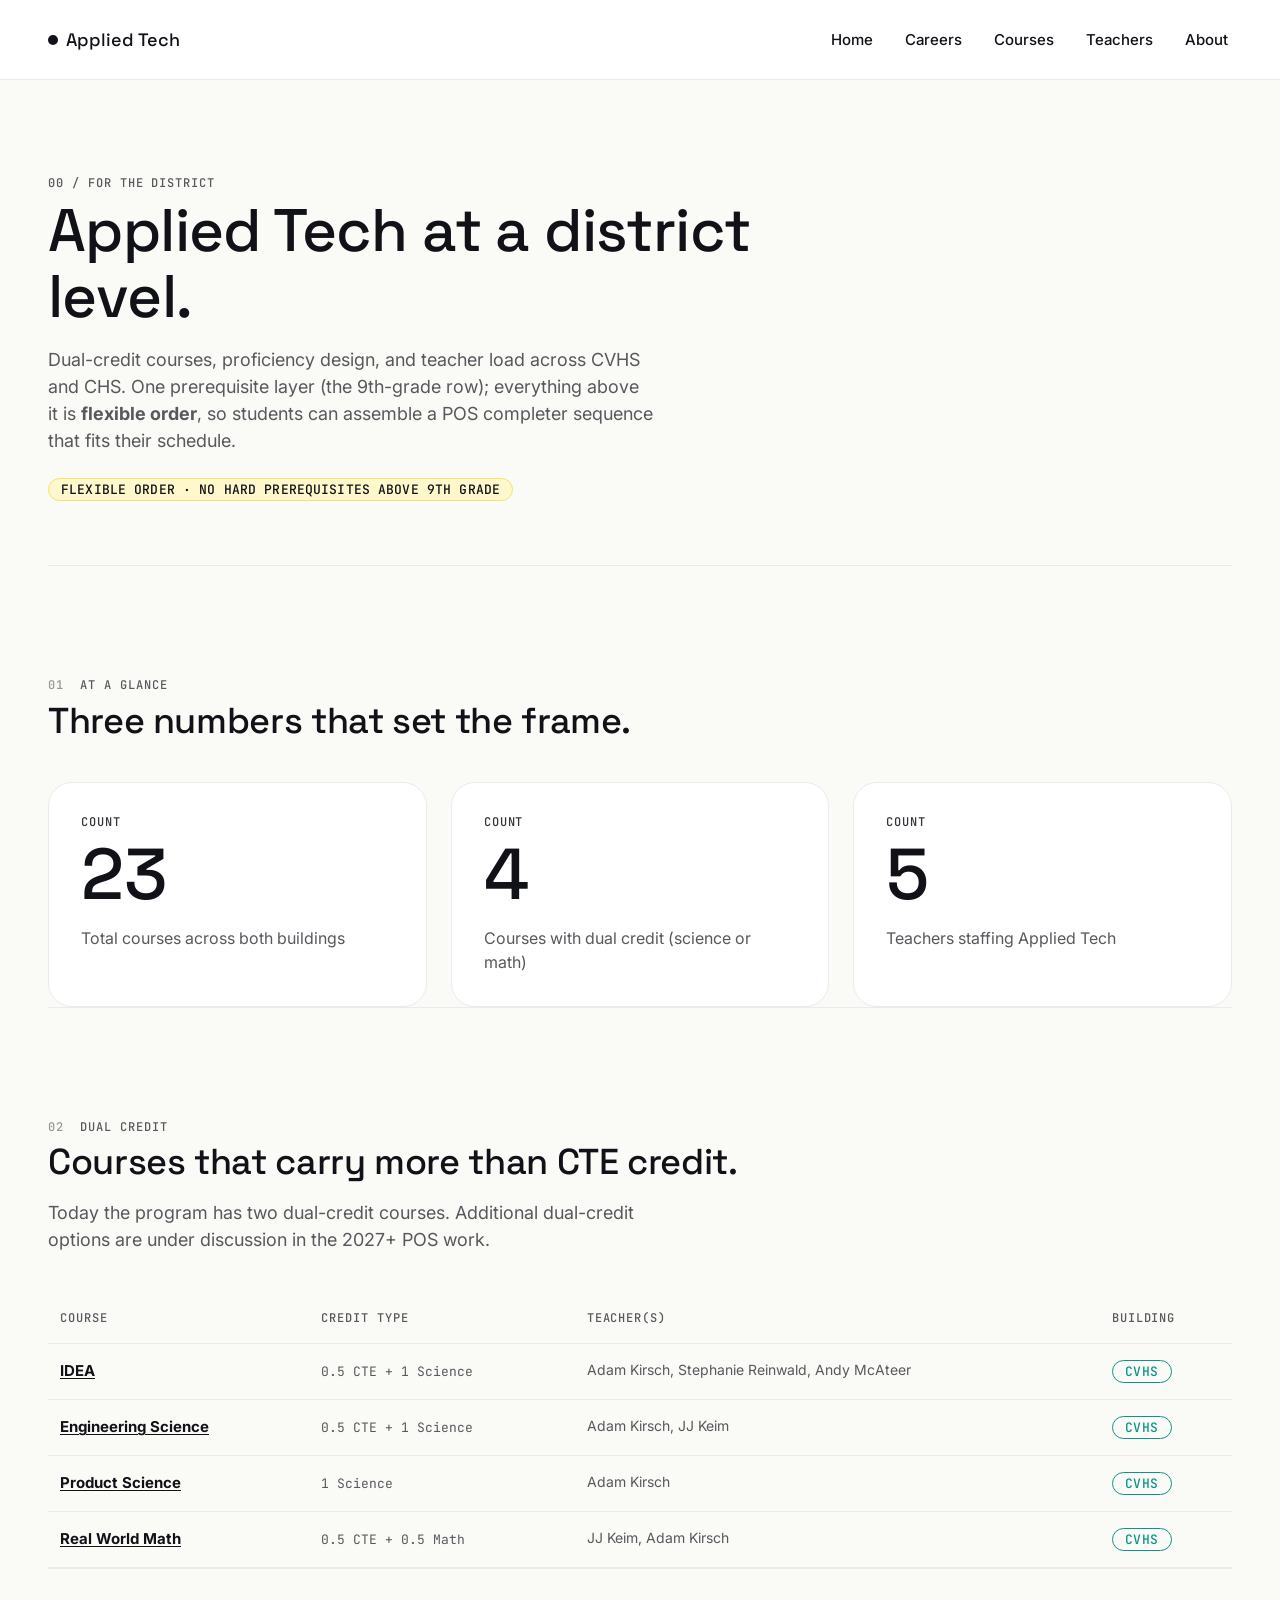
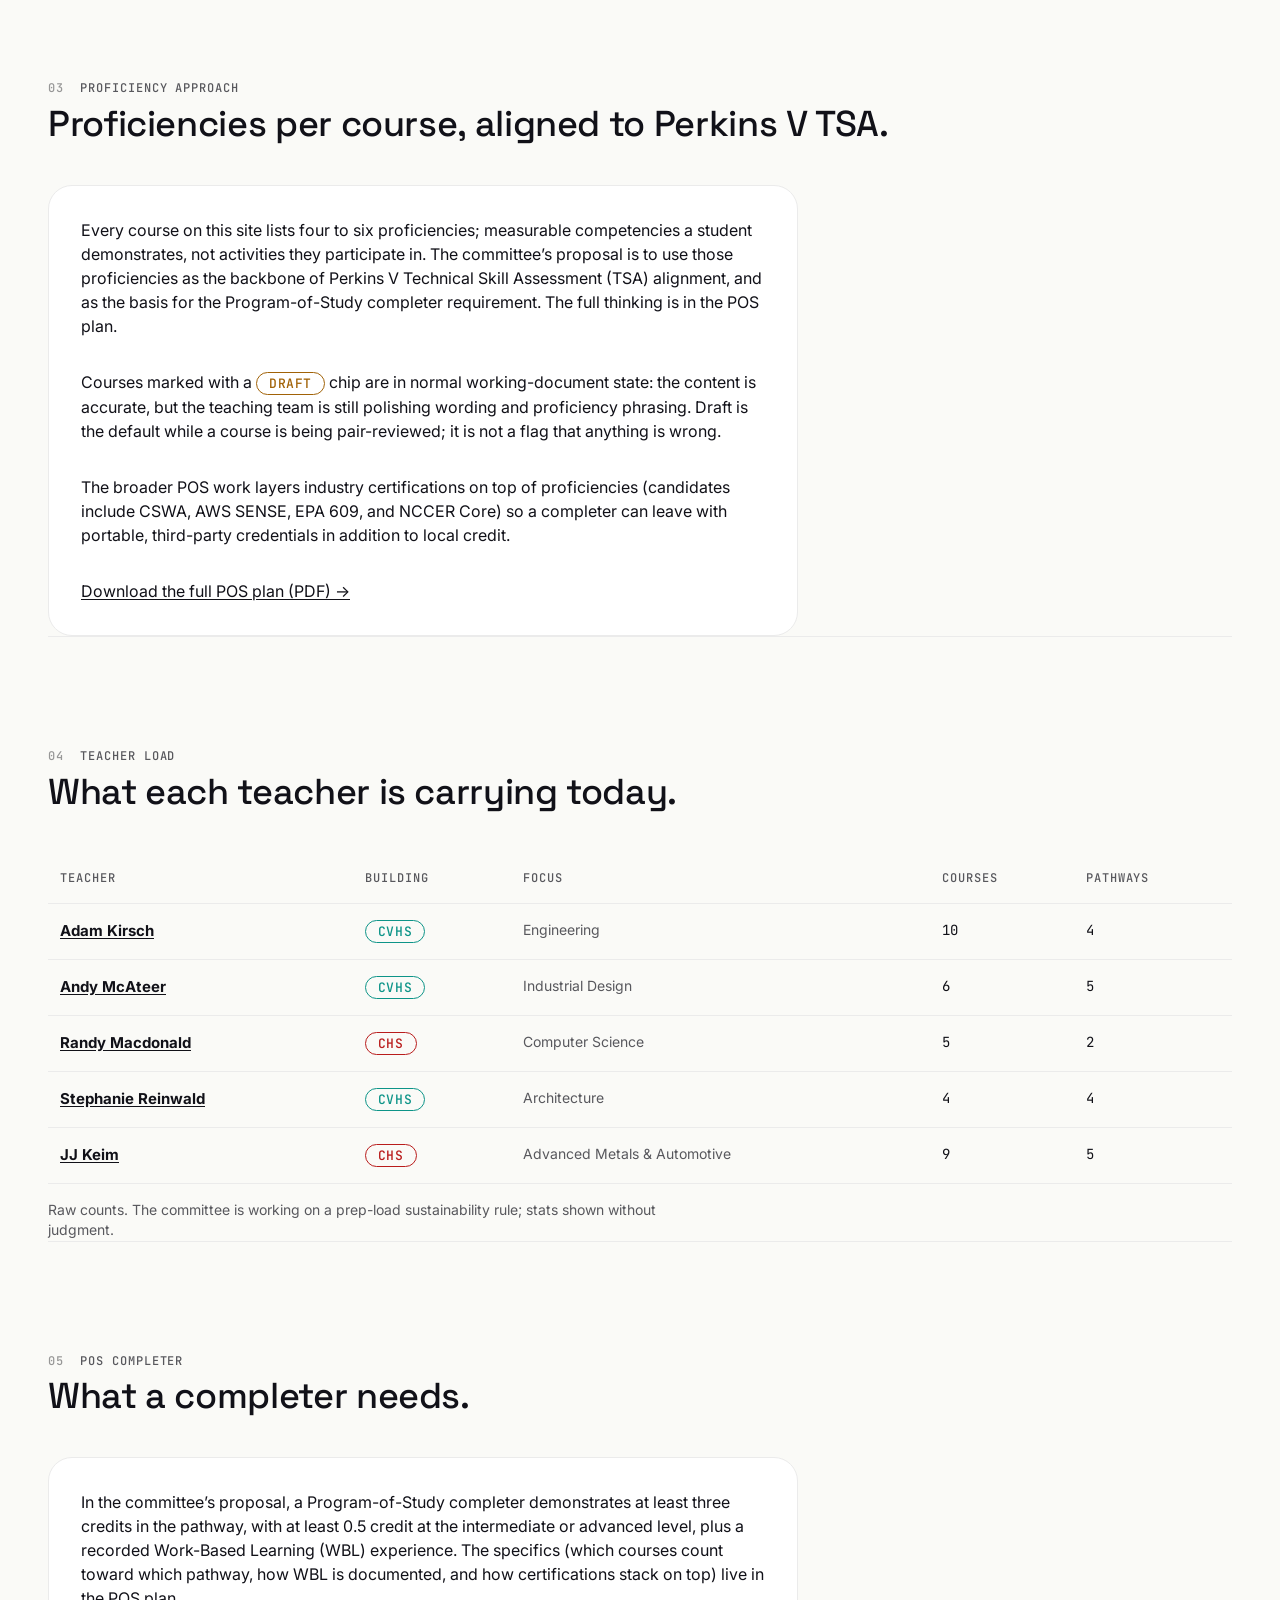
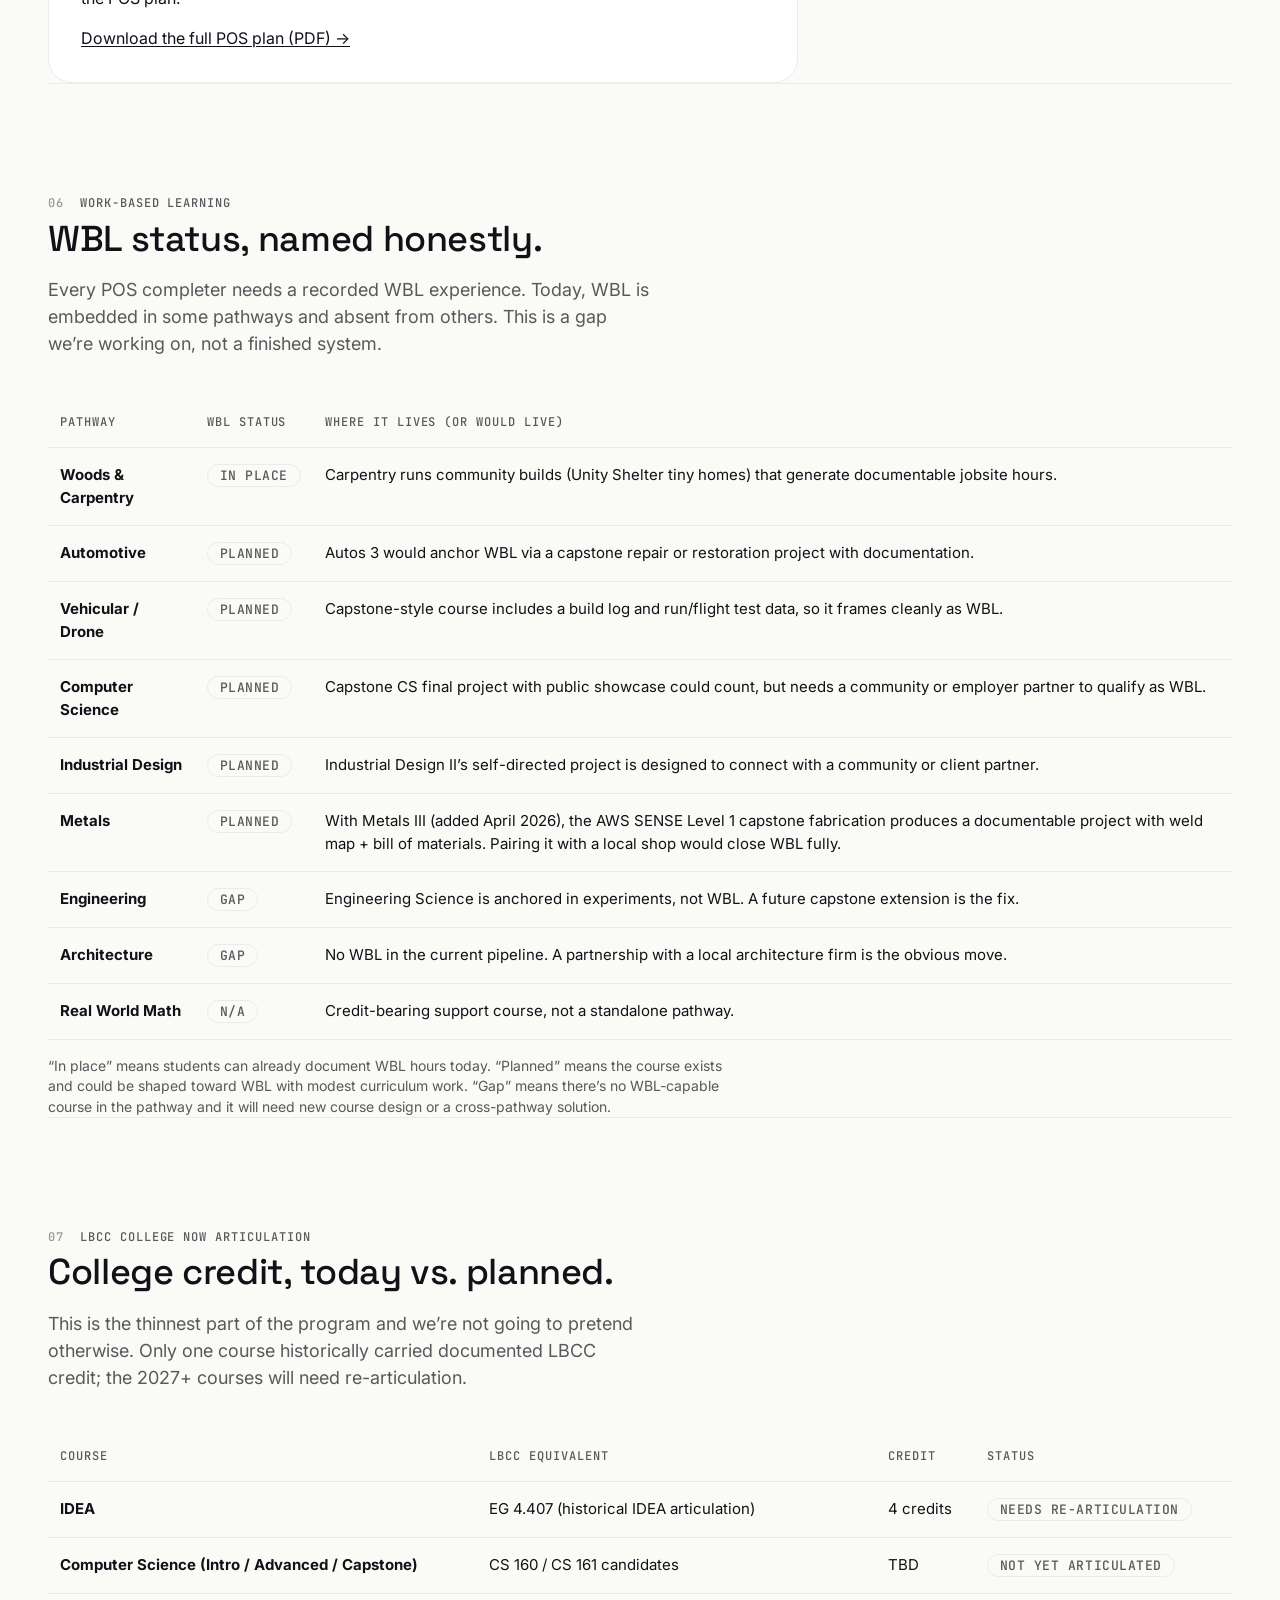
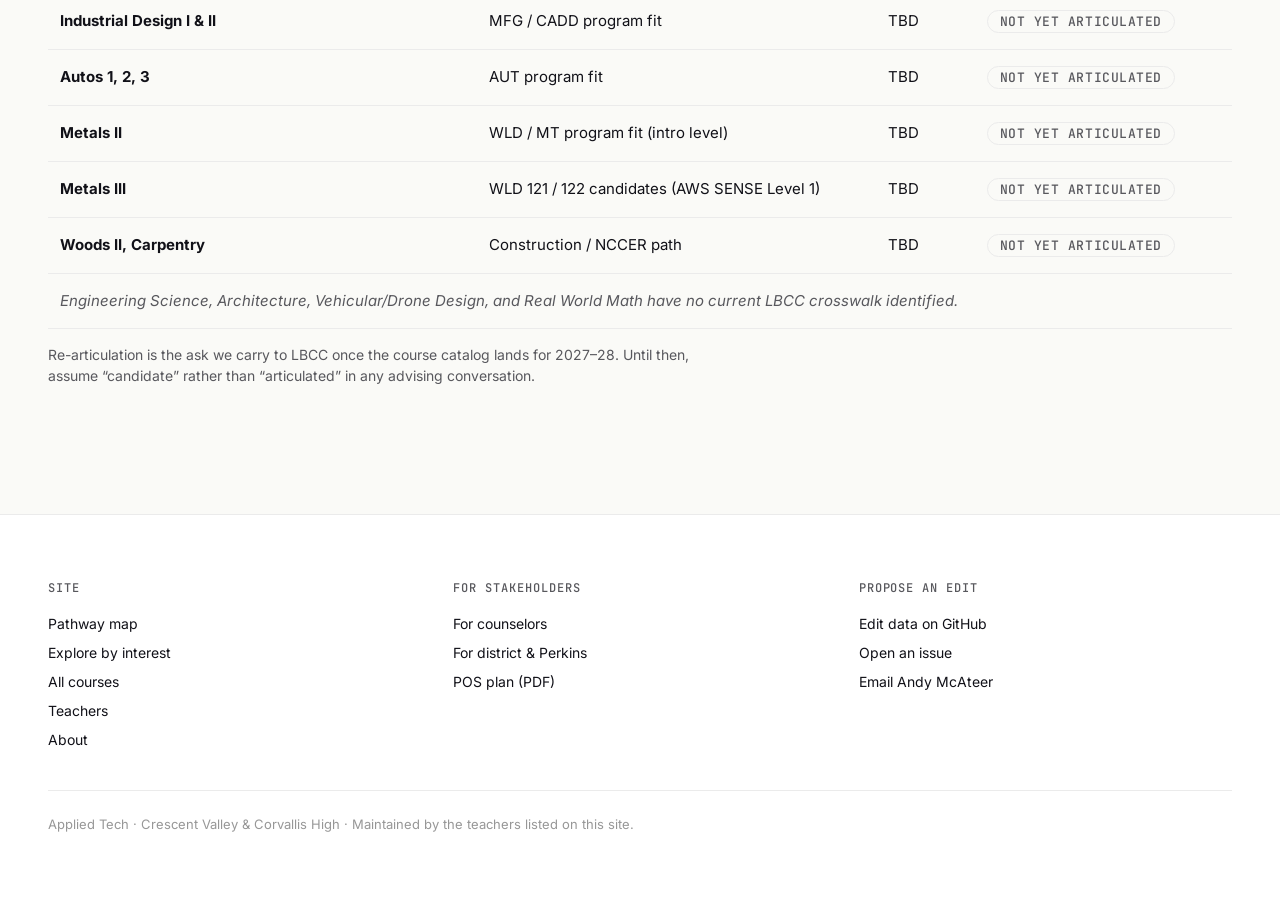
<file: for-district.html>
<!doctype html>
<html lang="en">
<head>
<meta charset="utf-8" />
<meta name="viewport" content="width=device-width,initial-scale=1" />
<title>For district &amp; Perkins · Applied Tech</title>
<meta name="description" content="Applied Tech at a district level: dual-credit courses, proficiency design, teacher load, and POS-completer alignment across CVHS and CHS." />
<link rel="preconnect" href="https://fonts.googleapis.com" />
<link rel="preconnect" href="https://fonts.gstatic.com" crossorigin />
<link href="https://fonts.googleapis.com/css2?family=Inter:wght@400;500;600&family=Space+Grotesk:wght@400;500;700&family=JetBrains+Mono:wght@400;500&display=swap" rel="stylesheet" />
<link rel="stylesheet" href="css/main.css" />
</head>
<body>

<header class="site-header">
  <a href="index.html" class="site-header__logo">
    <span class="site-header__logo-dot"></span>
    Applied Tech
  </a>
  <button class="site-header__toggle" aria-expanded="false" aria-controls="site-nav" type="button">Menu</button>
  <nav class="site-header__nav" id="site-nav" aria-label="Primary">
    <a href="index.html">Home</a>
    <a href="careers.html">Careers</a>
    <a href="courses.html">Courses</a>
    <a href="teachers.html">Teachers</a>
    <a href="about.html">About</a>
  </nav>
</header>

<main id="page-main" class="page">

  <section class="hero">
    <p class="hero__overline">00 / For the district</p>
    <h1 class="hero__title display-lg">Applied Tech at a district level.</h1>
    <p class="hero__subdeck">
      Dual-credit courses, proficiency design, and teacher load across CVHS and CHS.
      One prerequisite layer (the 9th-grade row); everything above it is
      <strong>flexible order</strong>, so students can assemble a POS completer sequence
      that fits their schedule.
    </p>
    <div class="cluster" style="margin-top: var(--space-24);">
      <span class="chip chip--flex">Flexible order &middot; no hard prerequisites above 9th grade</span>
    </div>
  </section>

  <section class="section section--ruled">
    <header class="section-header">
      <p class="section-header__eyebrow"><span class="idx">01</span><span>At a glance</span></p>
      <h2 class="section-header__title">Three numbers that set the frame.</h2>
    </header>
    <div class="grid grid-3" id="stats"></div>
  </section>

  <section class="section section--ruled">
    <header class="section-header">
      <p class="section-header__eyebrow"><span class="idx">02</span><span>Dual credit</span></p>
      <h2 class="section-header__title">Courses that carry more than CTE credit.</h2>
      <p class="section-header__lede">
        Today the program has two dual-credit courses. Additional dual-credit
        options are under discussion in the 2027+ POS work.
      </p>
    </header>

    <table class="ctable course-table" id="dual-table">
      <caption class="sr-only" style="position:absolute; left:-10000px;">Dual-credit courses in Applied Tech.</caption>
      <thead>
        <tr>
          <th scope="col">Course</th>
          <th scope="col">Credit type</th>
          <th scope="col">Teacher(s)</th>
          <th scope="col">Building</th>
        </tr>
      </thead>
      <tbody id="dual-tbody"></tbody>
    </table>
  </section>

  <section class="section section--ruled">
    <header class="section-header">
      <p class="section-header__eyebrow"><span class="idx">03</span><span>Proficiency approach</span></p>
      <h2 class="section-header__title">Proficiencies per course, aligned to Perkins V TSA.</h2>
    </header>

    <div class="card stack-lg" style="max-width: 75ch;">
      <p class="body">
        Every course on this site lists four to six proficiencies;
        measurable competencies a student demonstrates, not activities they
        participate in. The committee&rsquo;s proposal is to use those
        proficiencies as the backbone of Perkins V Technical Skill Assessment
        (TSA) alignment, and as the basis for the Program-of-Study completer
        requirement. The full thinking is in the POS plan.
      </p>
      <p class="body">
        Courses marked with a <span class="chip chip--draft">Draft</span> chip
        are in normal working-document state: the content is accurate,
        but the teaching team is still polishing wording and proficiency
        phrasing. Draft is the default while a course is being pair-reviewed;
        it is not a flag that anything is wrong.
      </p>
      <p class="body">
        The broader POS work layers industry certifications on top of
        proficiencies (candidates include CSWA, AWS SENSE, EPA 609, and NCCER
        Core) so a completer can leave with portable, third-party credentials
        in addition to local credit.
      </p>
      <p class="body">
        <a href="pos-plan.pdf" download>Download the full POS plan (PDF) &rarr;</a>
      </p>
    </div>
  </section>

  <section class="section section--ruled">
    <header class="section-header">
      <p class="section-header__eyebrow"><span class="idx">04</span><span>Teacher load</span></p>
      <h2 class="section-header__title">What each teacher is carrying today.</h2>
    </header>

    <table class="ctable course-table" id="load-table">
      <caption class="sr-only" style="position:absolute; left:-10000px;">
        Applied Tech teacher load: building, focus, course count, pathway count.
      </caption>
      <thead>
        <tr>
          <th scope="col">Teacher</th>
          <th scope="col">Building</th>
          <th scope="col">Focus</th>
          <th scope="col">Courses</th>
          <th scope="col">Pathways</th>
        </tr>
      </thead>
      <tbody id="load-tbody"></tbody>
    </table>

    <p class="body-sm" style="margin-top: var(--space-16); max-width: 70ch; color: var(--ink-soft);">
      Raw counts. The committee is working on a prep-load sustainability
      rule; stats shown without judgment.
    </p>
  </section>

  <section class="section section--ruled">
    <header class="section-header">
      <p class="section-header__eyebrow"><span class="idx">05</span><span>POS completer</span></p>
      <h2 class="section-header__title">What a completer needs.</h2>
    </header>

    <div class="card" style="max-width: 75ch;">
      <p class="body">
        In the committee&rsquo;s proposal, a Program-of-Study completer demonstrates
        at least three credits in the pathway, with at least 0.5 credit at the
        intermediate or advanced level, plus a recorded Work-Based Learning
        (WBL) experience. The specifics (which courses count toward
        which pathway, how WBL is documented, and how certifications stack on
        top) live in the POS plan.
      </p>
      <p class="body" style="margin-top: var(--space-16);">
        <a href="pos-plan.pdf" download>Download the full POS plan (PDF) &rarr;</a>
      </p>
    </div>
  </section>

  <section class="section section--ruled" id="wbl">
    <header class="section-header">
      <p class="section-header__eyebrow"><span class="idx">06</span><span>Work-Based Learning</span></p>
      <h2 class="section-header__title">WBL status, named honestly.</h2>
      <p class="section-header__lede">
        Every POS completer needs a recorded WBL experience. Today, WBL is
        embedded in some pathways and absent from others. This is a gap we&rsquo;re
        working on, not a finished system.
      </p>
    </header>

    <table class="ctable" style="margin-top: var(--space-24);">
      <thead>
        <tr>
          <th scope="col">Pathway</th>
          <th scope="col">WBL status</th>
          <th scope="col">Where it lives (or would live)</th>
        </tr>
      </thead>
      <tbody>
        <tr>
          <td><strong>Woods &amp; Carpentry</strong></td>
          <td><span class="chip chip--subtle">In place</span></td>
          <td>Carpentry runs community builds (Unity Shelter tiny homes) that generate documentable jobsite hours.</td>
        </tr>
        <tr>
          <td><strong>Automotive</strong></td>
          <td><span class="chip chip--subtle">Planned</span></td>
          <td>Autos 3 would anchor WBL via a capstone repair or restoration project with documentation.</td>
        </tr>
        <tr>
          <td><strong>Vehicular / Drone</strong></td>
          <td><span class="chip chip--subtle">Planned</span></td>
          <td>Capstone-style course includes a build log and run/flight test data, so it frames cleanly as WBL.</td>
        </tr>
        <tr>
          <td><strong>Computer Science</strong></td>
          <td><span class="chip chip--subtle">Planned</span></td>
          <td>Capstone CS final project with public showcase could count, but needs a community or employer partner to qualify as WBL.</td>
        </tr>
        <tr>
          <td><strong>Industrial Design</strong></td>
          <td><span class="chip chip--subtle">Planned</span></td>
          <td>Industrial Design II&rsquo;s self-directed project is designed to connect with a community or client partner.</td>
        </tr>
        <tr>
          <td><strong>Metals</strong></td>
          <td><span class="chip chip--subtle">Planned</span></td>
          <td>With Metals III (added April 2026), the AWS SENSE Level 1 capstone fabrication produces a documentable project with weld map + bill of materials. Pairing it with a local shop would close WBL fully.</td>
        </tr>
        <tr>
          <td><strong>Engineering</strong></td>
          <td><span class="chip chip--subtle">Gap</span></td>
          <td>Engineering Science is anchored in experiments, not WBL. A future capstone extension is the fix.</td>
        </tr>
        <tr>
          <td><strong>Architecture</strong></td>
          <td><span class="chip chip--subtle">Gap</span></td>
          <td>No WBL in the current pipeline. A partnership with a local architecture firm is the obvious move.</td>
        </tr>
        <tr>
          <td><strong>Real World Math</strong></td>
          <td><span class="chip chip--subtle">N/A</span></td>
          <td>Credit-bearing support course, not a standalone pathway.</td>
        </tr>
      </tbody>
    </table>
    <p class="body-sm ink-soft" style="margin-top: var(--space-16); max-width: 75ch;">
      &ldquo;In place&rdquo; means students can already document WBL hours today.
      &ldquo;Planned&rdquo; means the course exists and could be shaped toward WBL with modest curriculum work.
      &ldquo;Gap&rdquo; means there&rsquo;s no WBL-capable course in the pathway and it will need new course design or a cross-pathway solution.
    </p>
  </section>

  <section class="section section--ruled" id="articulation">
    <header class="section-header">
      <p class="section-header__eyebrow"><span class="idx">07</span><span>LBCC College Now articulation</span></p>
      <h2 class="section-header__title">College credit, today vs. planned.</h2>
      <p class="section-header__lede">
        This is the thinnest part of the program and we&rsquo;re not going to pretend otherwise.
        Only one course historically carried documented LBCC credit;
        the 2027+ courses will need re-articulation.
      </p>
    </header>

    <table class="ctable" style="margin-top: var(--space-24);">
      <thead>
        <tr>
          <th scope="col">Course</th>
          <th scope="col">LBCC equivalent</th>
          <th scope="col">Credit</th>
          <th scope="col">Status</th>
        </tr>
      </thead>
      <tbody>
        <tr>
          <td><strong>IDEA</strong></td>
          <td>EG 4.407 (historical IDEA articulation)</td>
          <td>4 credits</td>
          <td><span class="chip chip--subtle">Needs re-articulation</span></td>
        </tr>
        <tr>
          <td><strong>Computer Science (Intro / Advanced / Capstone)</strong></td>
          <td>CS 160 / CS 161 candidates</td>
          <td>TBD</td>
          <td><span class="chip chip--subtle">Not yet articulated</span></td>
        </tr>
        <tr>
          <td><strong>Industrial Design I &amp; II</strong></td>
          <td>MFG / CADD program fit</td>
          <td>TBD</td>
          <td><span class="chip chip--subtle">Not yet articulated</span></td>
        </tr>
        <tr>
          <td><strong>Autos 1, 2, 3</strong></td>
          <td>AUT program fit</td>
          <td>TBD</td>
          <td><span class="chip chip--subtle">Not yet articulated</span></td>
        </tr>
        <tr>
          <td><strong>Metals II</strong></td>
          <td>WLD / MT program fit (intro level)</td>
          <td>TBD</td>
          <td><span class="chip chip--subtle">Not yet articulated</span></td>
        </tr>
        <tr>
          <td><strong>Metals III</strong></td>
          <td>WLD 121 / 122 candidates (AWS SENSE Level 1)</td>
          <td>TBD</td>
          <td><span class="chip chip--subtle">Not yet articulated</span></td>
        </tr>
        <tr>
          <td><strong>Woods II, Carpentry</strong></td>
          <td>Construction / NCCER path</td>
          <td>TBD</td>
          <td><span class="chip chip--subtle">Not yet articulated</span></td>
        </tr>
        <tr>
          <td colspan="4" style="padding-top: var(--space-16); color: var(--ink-soft); font-style: italic;">
            Engineering Science, Architecture, Vehicular/Drone Design, and Real World Math have no current LBCC crosswalk identified.
          </td>
        </tr>
      </tbody>
    </table>
    <p class="body-sm ink-soft" style="margin-top: var(--space-16); max-width: 75ch;">
      Re-articulation is the ask we carry to LBCC once the course catalog lands for 2027&ndash;28.
      Until then, assume &ldquo;candidate&rdquo; rather than &ldquo;articulated&rdquo; in any advising conversation.
    </p>
  </section>

</main>

<footer class="site-footer">
  <div class="site-footer__grid">
    <div class="site-footer__group">
      <h4>Site</h4>
      <ul class="site-footer__links">
        <li><a href="index.html">Pathway map</a></li>
        <li><a href="explore.html">Explore by interest</a></li>
        <li><a href="courses.html">All courses</a></li>
        <li><a href="teachers.html">Teachers</a></li>
        <li><a href="about.html">About</a></li>
      </ul>
    </div>
    <div class="site-footer__group">
      <h4>For stakeholders</h4>
      <ul class="site-footer__links">
        <li><a href="counselors.html">For counselors</a></li>
        <li><a href="for-district.html">For district &amp; Perkins</a></li>
        <li><a href="pos-plan.pdf">POS plan (PDF)</a></li>
      </ul>
    </div>
    <div class="site-footer__group">
      <h4>Propose an edit</h4>
      <ul class="site-footer__links">
        <li><a href="https://github.com/mr-mcateer/applied-tech/edit/main/js/data.js">Edit data on GitHub</a></li>
        <li><a href="https://github.com/mr-mcateer/applied-tech/issues/new">Open an issue</a></li>
        <li><a href="mailto:mcateerandy@gmail.com">Email Andy McAteer</a></li>
      </ul>
    </div>
  </div>
  <p class="site-footer__fineprint">
    Applied Tech &middot; Crescent Valley &amp; Corvallis High &middot; Maintained by the teachers listed on this site.
  </p>
</footer>

<script src="js/data.js"></script>
<script src="js/app.js"></script>
<script>
(function () {
  const { D, siteLabel, siteChip, fmtCredit, escapeHtml } = window.APP;

  // ---- Stats (computed, not hardcoded) ----
  const totalCourses = D.courses.length;
  const dualCredit = D.courses.filter(c => (c.credit && (c.credit.science || c.credit.math))).length;
  const teacherCount = Object.keys(D.teachers).length;

  const stats = [
    { big: totalCourses, label: "Total courses across both buildings" },
    { big: dualCredit,   label: "Courses with dual credit (science or math)" },
    { big: teacherCount, label: "Teachers staffing Applied Tech" },
  ];

  document.getElementById("stats").innerHTML = stats.map(s => `
    <div class="card">
      <p class="tile__overline">Count</p>
      <p style="font-family: var(--font-display); font-size: clamp(3rem, 6vw, 4.5rem); font-weight:500; line-height:1; margin: var(--space-8) 0 var(--space-16);">
        ${s.big}
      </p>
      <p class="body" style="color: var(--ink-soft);">${s.label}</p>
    </div>
  `).join("");

  // ---- Dual-credit table ----
  const dualRows = D.courses.filter(c => c.credit && (c.credit.science || c.credit.math));
  document.getElementById("dual-tbody").innerHTML = dualRows.map(c => {
    const creditBits = [];
    if (c.credit.cte)     creditBits.push(`${c.credit.cte} CTE`);
    if (c.credit.science) creditBits.push(`${c.credit.science} Science`);
    if (c.credit.math)    creditBits.push(`${c.credit.math} Math`);
    const teacherNames = c.teachers.map(id => escapeHtml(D.teachers[id].name)).join(", ");
    return `
      <tr>
        <td><a href="pages/course.html?slug=${encodeURIComponent(c.slug)}"><strong>${escapeHtml(c.title)}</strong></a></td>
        <td><span class="mono-meta">${escapeHtml(creditBits.join(" + "))}</span></td>
        <td class="body-sm">${teacherNames}</td>
        <td>${siteChip(c.site)}</td>
      </tr>
    `;
  }).join("");

  // ---- Teacher-load table (raw counts) ----
  const order = ["ak", "am", "rm", "sr", "jj"];
  document.getElementById("load-tbody").innerHTML = order.map(id => {
    const t = D.teachers[id];
    const courses = D.courses.filter(c => (c.teachers || []).includes(id));
    const pathways = new Set(courses.map(c => c.pathway)).size;
    return `
      <tr>
        <td><a href="pages/teacher.html?id=${encodeURIComponent(t.id)}"><strong>${escapeHtml(t.name)}</strong></a></td>
        <td>${siteChip(t.site)}</td>
        <td class="body-sm">${escapeHtml(t.focus)}</td>
        <td class="mono">${courses.length}</td>
        <td class="mono">${pathways}</td>
      </tr>
    `;
  }).join("");
})();
</script>

</body>
</html>
</file>
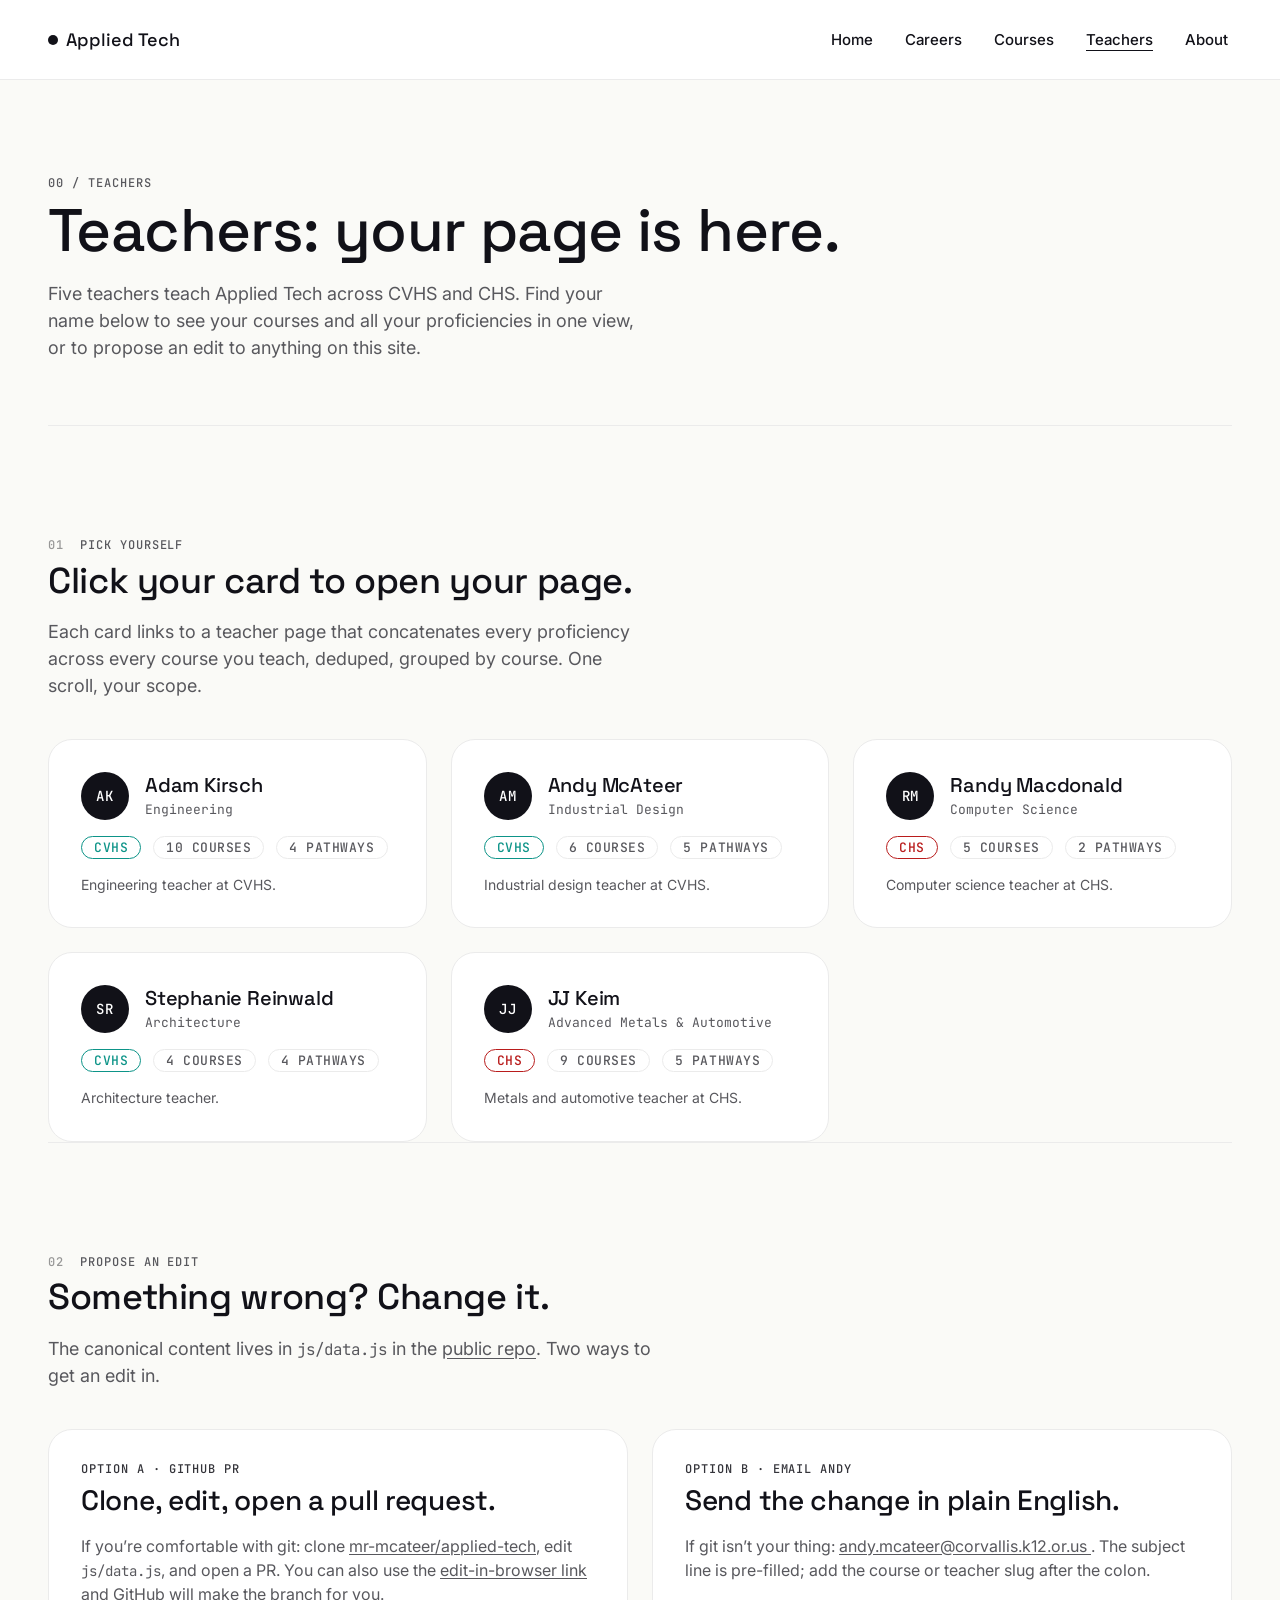
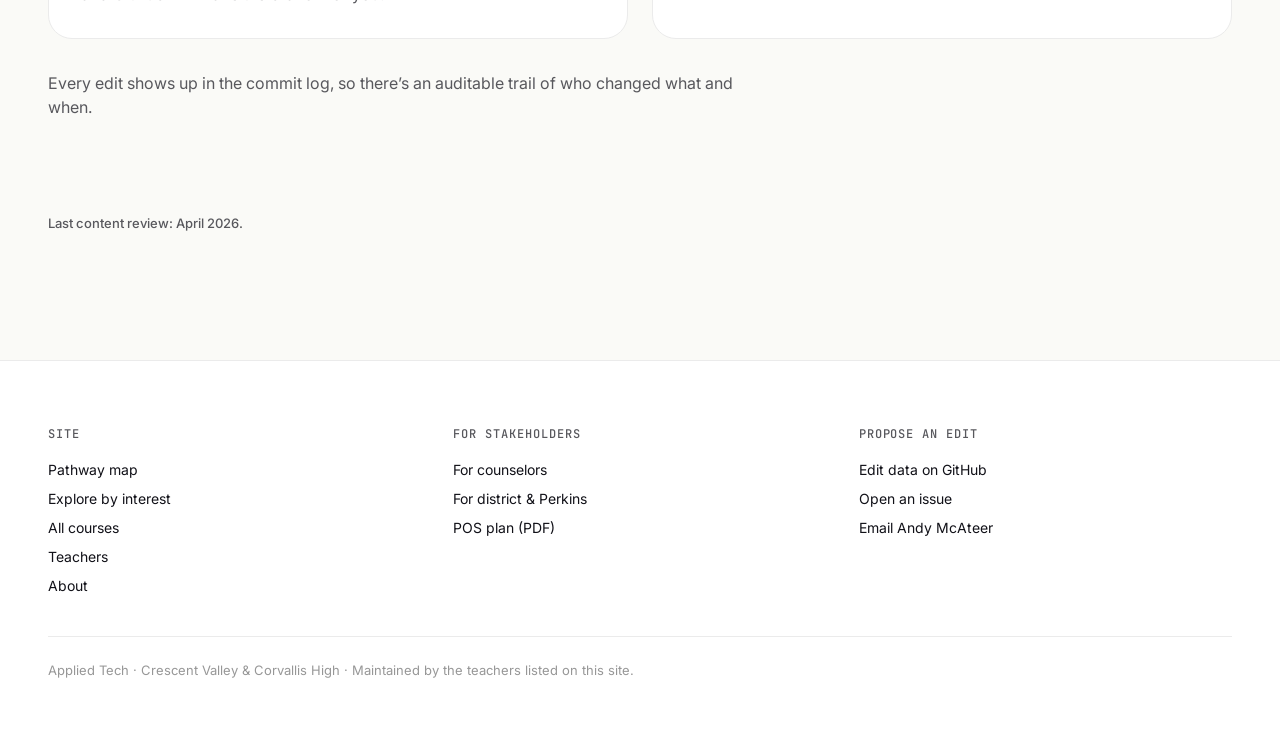
<file: teachers.html>
<!doctype html>
<html lang="en">
<head>
<meta charset="utf-8" />
<meta name="viewport" content="width=device-width,initial-scale=1" />
<title>Teachers · Applied Tech</title>
<meta name="description" content="The five teachers behind Applied Tech at CVHS and CHS, and how to propose an edit to this site." />
<link rel="preconnect" href="https://fonts.googleapis.com" />
<link rel="preconnect" href="https://fonts.gstatic.com" crossorigin />
<link href="https://fonts.googleapis.com/css2?family=Inter:wght@400;500;600&family=Space+Grotesk:wght@400;500;700&family=JetBrains+Mono:wght@400;500&display=swap" rel="stylesheet" />
<link rel="stylesheet" href="css/main.css" />
</head>
<body>

<header class="site-header">
  <a href="index.html" class="site-header__logo">
    <span class="site-header__logo-dot"></span>
    Applied Tech
  </a>
  <button class="site-header__toggle" aria-expanded="false" aria-controls="site-nav" type="button">Menu</button>
  <nav class="site-header__nav" id="site-nav" aria-label="Primary">
    <a href="index.html">Home</a>
    <a href="careers.html">Careers</a>
    <a href="courses.html">Courses</a>
    <a href="teachers.html">Teachers</a>
    <a href="about.html">About</a>
  </nav>
</header>

<main id="page-main" class="page">

  <section class="hero">
    <p class="hero__overline">00 / Teachers</p>
    <h1 class="hero__title display-lg">Teachers: your page is here.</h1>
    <p class="hero__subdeck">
      Five teachers teach Applied Tech across CVHS and CHS. Find your name below
      to see your courses and all your proficiencies in one view, or to
      propose an edit to anything on this site.
    </p>
  </section>

  <section class="section section--ruled">
    <header class="section-header">
      <p class="section-header__eyebrow"><span class="idx">01</span><span>Pick yourself</span></p>
      <h2 class="section-header__title">Click your card to open your page.</h2>
      <p class="section-header__lede">
        Each card links to a teacher page that concatenates every proficiency
        across every course you teach, deduped, grouped by course. One scroll, your scope.
      </p>
    </header>
    <div class="grid grid-3" id="teacher-cards"></div>
  </section>

  <section class="section section--ruled" id="propose-edit">
    <header class="section-header">
      <p class="section-header__eyebrow"><span class="idx">02</span><span>Propose an edit</span></p>
      <h2 class="section-header__title">Something wrong? Change it.</h2>
      <p class="section-header__lede">
        The canonical content lives in <code>js/data.js</code> in the
        <a href="https://github.com/mr-mcateer/applied-tech">public repo</a>.
        Two ways to get an edit in.
      </p>
    </header>

    <div class="grid grid-2">
      <div class="card">
        <p class="tile__overline">Option A &middot; GitHub PR</p>
        <h3 class="h3" style="margin-top: var(--space-8);">Clone, edit, open a pull request.</h3>
        <p class="body" style="margin-top: var(--space-16); color: var(--ink-soft);">
          If you&rsquo;re comfortable with git: clone
          <a href="https://github.com/mr-mcateer/applied-tech">mr-mcateer/applied-tech</a>,
          edit <code>js/data.js</code>, and open a PR. You can also use the
          <a href="https://github.com/mr-mcateer/applied-tech/edit/main/js/data.js">edit-in-browser link</a>
          and GitHub will make the branch for you.
        </p>
      </div>
      <div class="card">
        <p class="tile__overline">Option B &middot; Email Andy</p>
        <h3 class="h3" style="margin-top: var(--space-8);">Send the change in plain English.</h3>
        <p class="body" style="margin-top: var(--space-16); color: var(--ink-soft);">
          If git isn&rsquo;t your thing:
          <a href="mailto:andy.mcateer@corvallis.k12.or.us?subject=Applied%20Tech%20edit%3A%20">
            andy.mcateer@corvallis.k12.or.us
          </a>.
          The subject line is pre-filled; add the course or teacher slug after the colon.
        </p>
      </div>
    </div>

    <p class="body" style="margin-top: var(--space-32); max-width: 70ch; color: var(--ink-soft);">
      Every edit shows up in the commit log, so there&rsquo;s an auditable trail of who changed what and when.
    </p>
  </section>

  <section class="section">
    <p class="caption" style="color: var(--ink-soft);">Last content review: April 2026.</p>
  </section>

</main>

<footer class="site-footer">
  <div class="site-footer__grid">
    <div class="site-footer__group">
      <h4>Site</h4>
      <ul class="site-footer__links">
        <li><a href="index.html">Pathway map</a></li>
        <li><a href="explore.html">Explore by interest</a></li>
        <li><a href="courses.html">All courses</a></li>
        <li><a href="teachers.html">Teachers</a></li>
        <li><a href="about.html">About</a></li>
      </ul>
    </div>
    <div class="site-footer__group">
      <h4>For stakeholders</h4>
      <ul class="site-footer__links">
        <li><a href="counselors.html">For counselors</a></li>
        <li><a href="for-district.html">For district &amp; Perkins</a></li>
        <li><a href="pos-plan.pdf">POS plan (PDF)</a></li>
      </ul>
    </div>
    <div class="site-footer__group">
      <h4>Propose an edit</h4>
      <ul class="site-footer__links">
        <li><a href="https://github.com/mr-mcateer/applied-tech/edit/main/js/data.js">Edit data on GitHub</a></li>
        <li><a href="https://github.com/mr-mcateer/applied-tech/issues/new">Open an issue</a></li>
        <li><a href="mailto:mcateerandy@gmail.com">Email Andy McAteer</a></li>
      </ul>
    </div>
  </div>
  <p class="site-footer__fineprint">
    Applied Tech &middot; Crescent Valley &amp; Corvallis High &middot; Maintained by the teachers listed on this site.
  </p>
</footer>

<script src="js/data.js"></script>
<script src="js/app.js"></script>
<script>
(function () {
  const { D, siteLabel, siteChip, escapeHtml, escapeAttr } = window.APP;
  const order = ["ak", "am", "rm", "sr", "jj"];

  const avatarStyle =
    "display:inline-flex; align-items:center; justify-content:center;" +
    "width:48px; height:48px; border-radius:50%;" +
    "background:var(--ink); color:var(--surface);" +
    "font-family:var(--font-mono); font-size:0.875rem; font-weight:500; letter-spacing:0.04em;";

  document.getElementById("teacher-cards").innerHTML = order.map(id => {
    const t = D.teachers[id];
    const courses = D.courses.filter(c => (c.teachers || []).includes(id));
    const pathways = new Set(courses.map(c => c.pathway)).size;
    const firstSentence = (t.bio || "").split(/(?<=\.)\s/)[0] || t.bio || "";
    return `
      <a class="card" href="pages/teacher.html?id=${encodeURIComponent(t.id)}"
         style="display:flex; flex-direction:column; gap:var(--space-16); text-decoration:none; color:var(--ink);">
        <div style="display:flex; align-items:center; gap:var(--space-16);">
          <span aria-hidden="true" style="${avatarStyle}">${escapeHtml(t.initials)}</span>
          <div>
            <h3 class="h3" style="font-size:1.25rem; margin:0;">${escapeHtml(t.name)}</h3>
            <p class="mono-meta" style="margin-top:var(--space-4);">${escapeHtml(t.focus)}</p>
          </div>
        </div>
        <div class="cluster">
          ${siteChip(t.site)}
          <span class="chip chip--subtle">${courses.length} course${courses.length === 1 ? "" : "s"}</span>
          <span class="chip chip--subtle">${pathways} pathway${pathways === 1 ? "" : "s"}</span>
        </div>
        <p class="body-sm" style="margin:0;">${escapeHtml(firstSentence)}</p>
      </a>
    `;
  }).join("");
})();
</script>

</body>
</html>
</file>
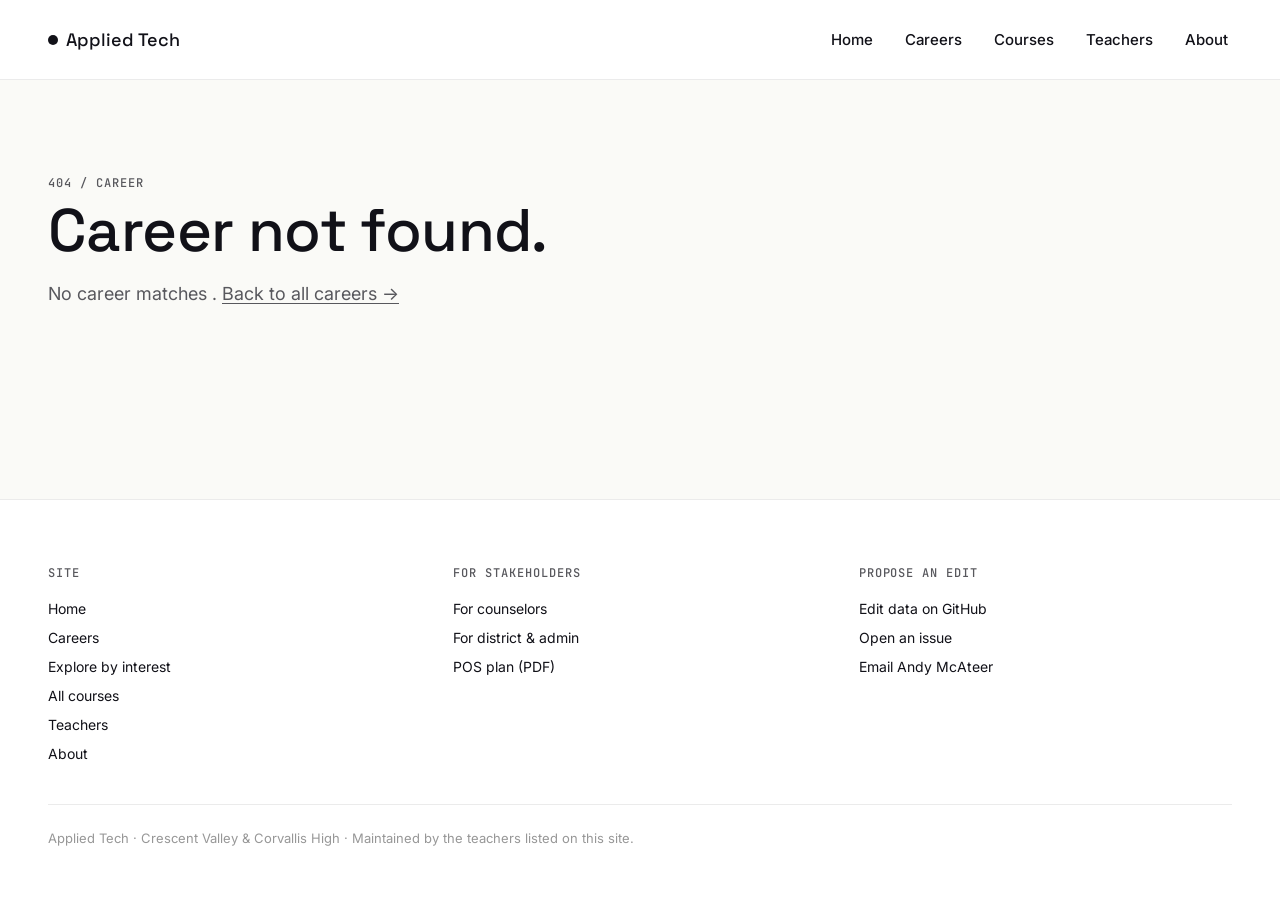
<file: pages/career.html>
<!doctype html>
<html lang="en">
<head>
<meta charset="utf-8" />
<meta name="viewport" content="width=device-width,initial-scale=1" />
<title>Career · Applied Tech</title>
<meta name="description" content="How Applied Tech at CVHS and CHS prepares students for specific career destinations." />
<link rel="preconnect" href="https://fonts.googleapis.com" />
<link rel="preconnect" href="https://fonts.gstatic.com" crossorigin />
<link href="https://fonts.googleapis.com/css2?family=Inter:wght@400;500;600&family=Space+Grotesk:wght@400;500;700&family=JetBrains+Mono:wght@400;500&display=swap" rel="stylesheet" />
<link rel="stylesheet" href="../css/main.css" />
</head>
<body>

<header class="site-header">
  <a href="../index.html" class="site-header__logo">
    <span class="site-header__logo-dot"></span>
    Applied Tech
  </a>
  <button class="site-header__toggle" aria-expanded="false" aria-controls="site-nav" type="button">Menu</button>
  <nav class="site-header__nav" id="site-nav" aria-label="Primary">
    <a href="../index.html">Home</a>
    <a href="../careers.html">Careers</a>
    <a href="../courses.html">Courses</a>
    <a href="../teachers.html">Teachers</a>
    <a href="../about.html">About</a>
  </nav>
</header>

<main id="page-main" class="page">
  <div id="root"></div>
</main>

<footer class="site-footer">
  <div class="site-footer__grid">
    <div class="site-footer__group">
      <h4>Site</h4>
      <ul class="site-footer__links">
        <li><a href="../index.html">Home</a></li>
        <li><a href="../careers.html">Careers</a></li>
        <li><a href="../explore.html">Explore by interest</a></li>
        <li><a href="../courses.html">All courses</a></li>
        <li><a href="../teachers.html">Teachers</a></li>
        <li><a href="../about.html">About</a></li>
      </ul>
    </div>
    <div class="site-footer__group">
      <h4>For stakeholders</h4>
      <ul class="site-footer__links">
        <li><a href="../counselors.html">For counselors</a></li>
        <li><a href="../for-district.html">For district &amp; admin</a></li>
        <li><a href="../pos-plan.pdf">POS plan (PDF)</a></li>
      </ul>
    </div>
    <div class="site-footer__group">
      <h4>Propose an edit</h4>
      <ul class="site-footer__links">
        <li><a href="https://github.com/mr-mcateer/applied-tech/edit/main/js/data.js">Edit data on GitHub</a></li>
        <li><a href="https://github.com/mr-mcateer/applied-tech/issues/new">Open an issue</a></li>
        <li><a href="mailto:mcateerandy@gmail.com">Email Andy McAteer</a></li>
      </ul>
    </div>
  </div>
  <p class="site-footer__fineprint">
    Applied Tech &middot; Crescent Valley &amp; Corvallis High &middot; Maintained by the teachers listed on this site.
  </p>
</footer>

<script src="../js/data.js"></script>
<script src="../js/app.js"></script>
<script>
(function () {
  const {
    D, careerBySlug, courseBySlug, teacher, qs,
    siteLabel, siteChip, escapeHtml, escapeAttr, firstSentence,
  } = window.APP;

  const root = document.getElementById("root");
  const slug = qs("slug");
  const c = slug ? careerBySlug(slug) : null;

  if (!c) {
    document.title = "Career not found · Applied Tech";
    root.innerHTML = `
      <section class="hero">
        <p class="hero__overline">404 / Career</p>
        <h1 class="hero__title display-lg">Career not found.</h1>
        <p class="hero__subdeck">
          No career matches <code>${escapeHtml(slug || "")}</code>.
          <a href="../careers.html">Back to all careers &rarr;</a>
        </p>
      </section>
    `;
    return;
  }

  document.title = `${c.title} · Applied Tech`;

  const mustHave = (c.must_have || []).map(courseBySlug).filter(Boolean);
  const supporting = (c.supporting || []).map(courseBySlug).filter(Boolean);

  // Teachers across required courses (deduped)
  const tids = new Set();
  mustHave.forEach(co => (co.teachers || []).forEach(t => tids.add(t)));
  const teachersInvolved = Array.from(tids).map(teacher).filter(Boolean);

  function courseTile(co, isSupporting) {
    const cls = isSupporting ? "tile tile--neutral" : "tile";
    const pathwayAttr = co.pathway ? ` data-pathway="${escapeAttr(co.pathway)}"` : "";
    const p = D.pathways[co.pathway];
    const overline = p ? p.title : "Course";
    const metaBits = [window.APP.fmtGrade(co.grade)].map(escapeHtml).join(" · ");
    return `
      <a class="${cls}"${pathwayAttr} href="course.html?slug=${encodeURIComponent(co.slug)}">
        <p class="tile__overline">${escapeHtml(overline)}</p>
        <h3 class="tile__title">${escapeHtml(co.title)}</h3>
        <p class="tile__desc">${escapeHtml(firstSentence(co.description))}</p>
        <div class="tile__meta">${metaBits}</div>
      </a>
    `;
  }

  const postHsLabel = {
    "four-year": "4-year degree",
    "community-college": "Community college",
    "apprenticeship": "Apprenticeship",
    "direct-hire": "Direct hire",
    "bootcamp": "Bootcamp",
    "licensure-track": "Licensure track",
    "direct-hire-then-business": "Trade first, then your own shop",
    "business": "Start a business",
  };

  root.innerHTML = `
    <section class="hero" style="padding-bottom: var(--space-32);">
      <p class="hero__overline">Career &middot; ${escapeHtml((c.domain || "").toUpperCase())}</p>
      <h1 class="hero__title display-lg">${escapeHtml(c.title)}</h1>
      <p class="hero__subdeck" style="margin-top: var(--space-16);">
        ${escapeHtml(c.one_liner)}
      </p>
    </section>

    <div class="detail" style="margin-top: var(--space-48);">
      <article class="detail-main stack-lg">

        <section>
          <p class="lede">${escapeHtml(c.description || "").split("\n\n").join("</p><p class=\"lede\" style=\"margin-top: var(--space-16);\">")}</p>
        </section>

        <section>
          <h2 class="h2">Courses that point here</h2>
          <p class="body-sm ink-soft" style="margin-top: var(--space-8); max-width: 60ch;">
            The Applied Tech courses most directly preparing for this career. Available 10th&ndash;12th grade except where noted.
          </p>
          <div class="grid grid-2" style="margin-top: var(--space-24);">
            ${mustHave.map(co => courseTile(co, false)).join("")}
          </div>
        </section>

        ${supporting.length ? `
        <section>
          <h2 class="h2">Useful supporting courses</h2>
          <p class="body-sm ink-soft" style="margin-top: var(--space-8); max-width: 60ch;">
            Not required, but worth taking if your schedule allows; they strengthen the core.
          </p>
          <div class="grid grid-2" style="margin-top: var(--space-24);">
            ${supporting.map(co => courseTile(co, true)).join("")}
          </div>
        </section>
        ` : ""}

        ${(c.certs || []).length ? `
        <section>
          <h2 class="h2">Certifications you&rsquo;d earn</h2>
          <ul class="stack" style="margin-top: var(--space-16); padding-left: 1.25rem;">
            ${c.certs.map(cert => `<li class="body">${escapeHtml(cert)}</li>`).join("")}
          </ul>
        </section>
        ` : ""}

        <section>
          <h2 class="h2">What comes after high school</h2>
          <p class="body-sm ink-soft" style="margin-top: var(--space-8); max-width: 60ch;">
            Directional. Your counselor is the real source of truth for a specific student&rsquo;s next step.
          </p>
          <ul class="stack" style="margin-top: var(--space-16); padding-left: 1.25rem;">
            ${(c.post_hs || []).map(step => `
              <li class="body">
                <strong>${escapeHtml(step.name)}</strong>
                <span class="mono-meta" style="margin-left: var(--space-8);">${escapeHtml(postHsLabel[step.type] || step.type)}</span>
                ${step.url ? ` &middot; <a href="${escapeAttr(step.url)}" target="_blank" rel="noopener">link &rarr;</a>` : ""}
              </li>
            `).join("")}
          </ul>
        </section>
      </article>

      <aside class="detail-sidebar">
        <div class="meta-block">
          <h4>Typical entry wage</h4>
          <p class="body-sm">${escapeHtml(c.typical_wage_entry || "Varies widely")}</p>
        </div>
        ${c.outlook ? `
          <div class="meta-block">
            <h4>Outlook</h4>
            <p class="body-sm">${escapeHtml(c.outlook)}</p>
          </div>
        ` : ""}
        ${teachersInvolved.length ? `
          <div class="meta-block">
            <h4>Teachers to talk to</h4>
            <ul class="stack" style="padding-left: 1.1rem; margin: 0;">
              ${teachersInvolved.map(t => `
                <li class="body-sm">
                  <a href="teacher.html?id=${encodeURIComponent(t.id)}">${escapeHtml(t.name)}</a>
                  <span class="mono-meta" style="margin-left: var(--space-4);">${escapeHtml(siteLabel(t.site))} &middot; ${escapeHtml(t.focus)}</span>
                </li>
              `).join("")}
            </ul>
          </div>
        ` : ""}
        <div class="meta-block">
          <h4>Source</h4>
          <p class="body-sm" style="font-size: 0.75rem;">${escapeHtml(c.source || "Drafted")}</p>
        </div>
        <div class="meta-block">
          <h4>Back to</h4>
          <p class="body-sm"><a href="../careers.html">All careers &rarr;</a></p>
        </div>
      </aside>
    </div>

    <section class="section section--ruled" style="margin-top: var(--space-48);">
      <p class="caption" style="color: var(--ink-soft); max-width: 70ch;">
        Wage figures and post-HS routes were compiled from the US Bureau of Labor Statistics Occupational Outlook Handbook,
        the O*NET database, and the Linn-Benton Community College 2024&ndash;25 catalog. Numbers drift and programs change.
        Your counselor has current data for any specific conversation.
      </p>
    </section>
  `;
})();
</script>

</body>
</html>
</file>
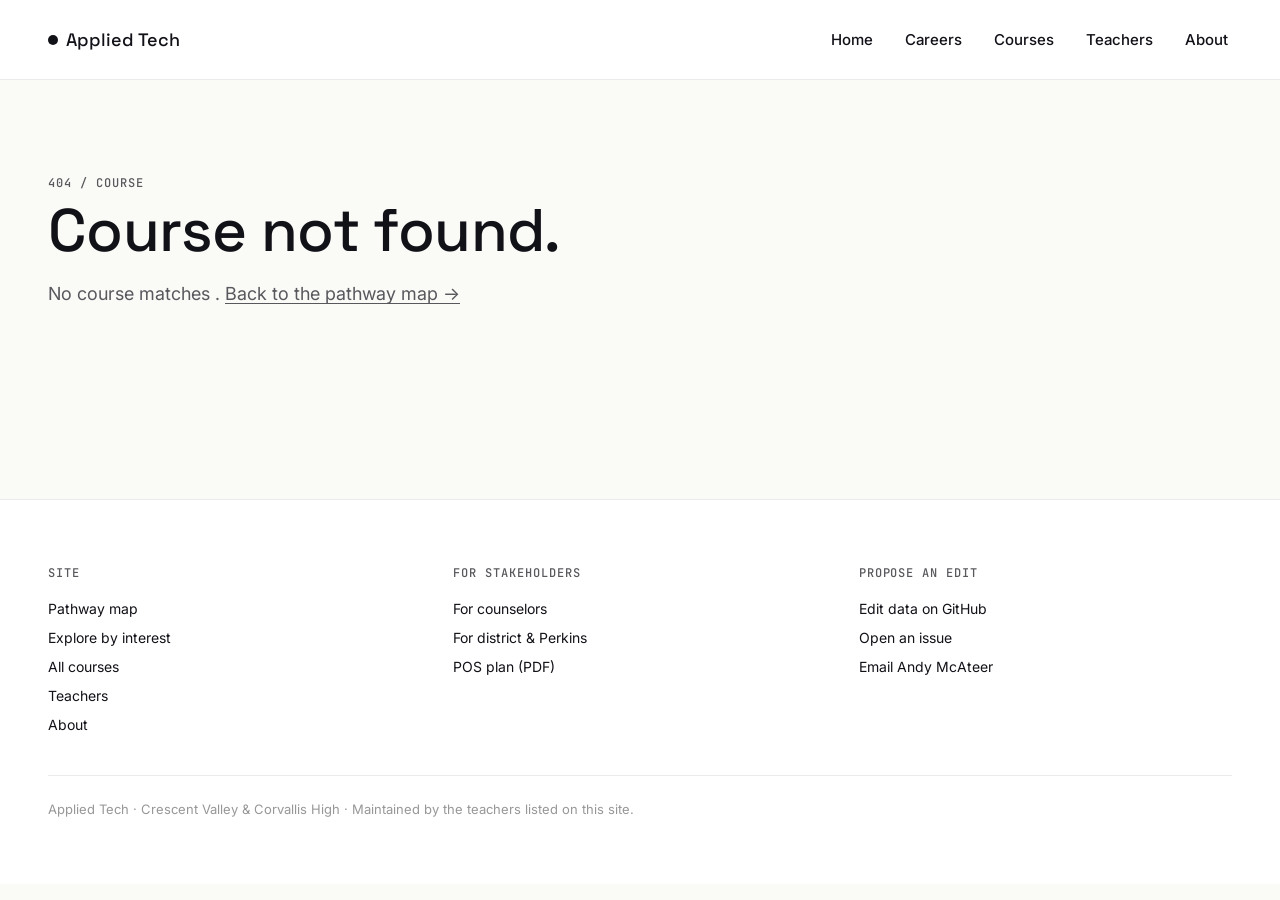
<file: pages/course.html>
<!doctype html>
<html lang="en">
<head>
<meta charset="utf-8" />
<meta name="viewport" content="width=device-width,initial-scale=1" />
<title>Course · Applied Tech</title>
<meta name="description" content="Course detail: description, proficiencies, prerequisites, and teachers." />
<link rel="preconnect" href="https://fonts.googleapis.com" />
<link rel="preconnect" href="https://fonts.gstatic.com" crossorigin />
<link href="https://fonts.googleapis.com/css2?family=Inter:wght@400;500;600&family=Space+Grotesk:wght@400;500;700&family=JetBrains+Mono:wght@400;500&display=swap" rel="stylesheet" />
<link rel="stylesheet" href="../css/main.css" />
</head>
<body>

<header class="site-header">
  <a href="../index.html" class="site-header__logo">
    <span class="site-header__logo-dot"></span>
    Applied Tech
  </a>
  <button class="site-header__toggle" aria-expanded="false" aria-controls="site-nav" type="button">Menu</button>
  <nav class="site-header__nav" id="site-nav" aria-label="Primary">
    <a href="../index.html">Home</a>
    <a href="../careers.html">Careers</a>
    <a href="../courses.html">Courses</a>
    <a href="../teachers.html">Teachers</a>
    <a href="../about.html">About</a>
  </nav>
</header>

<main id="page-main" class="page">
  <div id="root"></div>
</main>

<footer class="site-footer">
  <div class="site-footer__grid">
    <div class="site-footer__group">
      <h4>Site</h4>
      <ul class="site-footer__links">
        <li><a href="../index.html">Pathway map</a></li>
        <li><a href="../explore.html">Explore by interest</a></li>
        <li><a href="../courses.html">All courses</a></li>
        <li><a href="../teachers.html">Teachers</a></li>
        <li><a href="../about.html">About</a></li>
      </ul>
    </div>
    <div class="site-footer__group">
      <h4>For stakeholders</h4>
      <ul class="site-footer__links">
        <li><a href="../counselors.html">For counselors</a></li>
        <li><a href="../for-district.html">For district &amp; Perkins</a></li>
        <li><a href="../pos-plan.pdf">POS plan (PDF)</a></li>
      </ul>
    </div>
    <div class="site-footer__group">
      <h4>Propose an edit</h4>
      <ul class="site-footer__links">
        <li><a href="https://github.com/mr-mcateer/applied-tech/edit/main/js/data.js">Edit data on GitHub</a></li>
        <li><a href="https://github.com/mr-mcateer/applied-tech/issues/new">Open an issue</a></li>
        <li><a href="mailto:mcateerandy@gmail.com">Email Andy McAteer</a></li>
      </ul>
    </div>
  </div>
  <p class="site-footer__fineprint">
    Applied Tech &middot; Crescent Valley &amp; Corvallis High &middot; Maintained by the teachers listed on this site.
  </p>
</footer>

<script src="../js/data.js"></script>
<script src="../js/app.js"></script>
<script>
(function () {
  const {
    D, courseBySlug, pathway, teacher, qs,
    fmtCredit, fmtGrade, siteLabel,
    siteChip, creditChips, statusChip, pathwayChip,
    escapeHtml, escapeAttr,
  } = window.APP;

  const root = document.getElementById("root");
  const slug = qs("slug");
  const c = slug ? courseBySlug(slug) : null;

  if (!c) {
    document.title = "Course not found · Applied Tech";
    root.innerHTML = `
      <section class="hero">
        <p class="hero__overline">404 / Course</p>
        <h1 class="hero__title display-lg">Course not found.</h1>
        <p class="hero__subdeck">
          No course matches <code>${escapeHtml(slug || "")}</code>.
          <a href="../index.html">Back to the pathway map &rarr;</a>
        </p>
      </section>
    `;
    return;
  }

  document.title = `${c.title} · Applied Tech`;

  const p = pathway(c.pathway);
  const teachers = (c.teachers || []).map(teacher).filter(Boolean);
  const suggestedPrereqs = (c.suggestedPrereqs || []).map(courseBySlug).filter(Boolean);
  const leadsTo = (c.leadsTo || []).map(courseBySlug).filter(Boolean);

  const proficiencies = Array.isArray(c.proficiencies) ? c.proficiencies : [];

  const draftBanner = c.status === "draft"
    ? `<div class="card card--flat" style="margin-top: var(--space-24); border-left: 3px solid #a16207;">
         <p class="overline" style="color:#a16207;">Draft</p>
         <p class="body" style="margin-top: var(--space-8); color: var(--ink-soft);">
           This course description is a working draft. Content is accurate, but the
           teaching team is still polishing wording and proficiencies.
         </p>
       </div>`
    : "";

  function courseLinkList(list) {
    return list.map(x =>
      `<a href="course.html?slug=${encodeURIComponent(x.slug)}">${escapeHtml(x.title)}</a>`
    ).join(" &middot; ");
  }

  const chipRow = [
    p ? pathwayChip(c.pathway) : "",
    creditChips(c.credit),
    statusChip(c.status),
  ].filter(Boolean).join(" ");

  const editUrl =
    `https://github.com/mr-mcateer/applied-tech/edit/main/js/data.js`;
  const mailto =
    `mailto:mcateerandy@gmail.com?subject=${encodeURIComponent("Applied Tech site edit: " + c.slug)}`;

  root.innerHTML = `
    <section class="hero ${p ? "p-" + escapeAttr(p.id) : ""}" style="padding-bottom: var(--space-32);">
      <p class="hero__overline">
        ${p ? escapeHtml(p.title) : "Course"} &middot; Course detail
      </p>
      <h1 class="hero__title display-lg">${escapeHtml(c.title)}</h1>
      <div class="cluster" style="margin-top: var(--space-24);">
        ${chipRow}
      </div>
    </section>

    ${draftBanner}

    <div class="detail" style="margin-top: var(--space-48);">
      <article class="detail-main stack-lg">

        <section>
          <p class="lede">${escapeHtml(c.description)}</p>
        </section>

        ${(() => {
          // "Points to these careers": derive from the careers collection.
          // Show ALL careers that reference this course, no cap. Split into
          // must-have (primary) and supporting (secondary).
          const careers = D.careers || [];
          const mustCareers = careers.filter(ca => (ca.must_have || []).includes(c.slug));
          const supCareers = careers.filter(ca => (ca.supporting || []).includes(c.slug));
          if (!mustCareers.length && !supCareers.length) return "";
          function careerLink(ca, emph) {
            const cls = emph === "must" ? "chip chip--solid" : "chip";
            return `<a class="${cls}" href="career.html?slug=${encodeURIComponent(ca.slug)}">${escapeHtml(ca.title)}</a>`;
          }
          return `
            <section>
              <h2 class="h2">Points to these careers</h2>
              <p class="body-sm ink-soft" style="margin-top: var(--space-8); max-width: 60ch;">
                Every Applied Tech course prepares students for specific career destinations.
                ${mustCareers.length ? "Solid chips are careers this course is a <strong>must-have</strong> for;" : ""}
                ${supCareers.length ? " outline chips are careers it <strong>supports</strong>." : ""}
              </p>
              <div class="cluster" style="margin-top: var(--space-16);">
                ${mustCareers.map(ca => careerLink(ca, "must")).join("")}
                ${supCareers.map(ca => careerLink(ca, "support")).join("")}
              </div>
            </section>
          `;
        })()}

        <section>
          <h2 class="h2">What you&rsquo;ll be able to do</h2>
          <p class="body-sm ink-soft" style="margin-top: var(--space-8);">
            Measurable proficiencies demonstrated by students who complete this course.
          </p>
          ${proficiencies.length ? `
            <ol class="stack" style="margin-top: var(--space-16); padding-left: 1.25rem;">
              ${proficiencies.map(pr => `<li class="body">${escapeHtml(pr)}</li>`).join("")}
            </ol>
          ` : `
            <p class="body" style="margin-top: var(--space-16); color: var(--ink-soft);">
              Proficiencies under review.
            </p>
          `}
        </section>

        ${suggestedPrereqs.length ? `
          <section>
            <h2 class="h2">Suggested before this course</h2>
            <p class="body-sm ink-soft" style="margin-top: var(--space-8);">
              Suggestions, not requirements. Talk to your counselor if you&rsquo;re not sure.
            </p>
            <p class="body" style="margin-top: var(--space-16);">
              ${courseLinkList(suggestedPrereqs)}
            </p>
          </section>
        ` : ""}

        ${leadsTo.length ? `
          <section>
            <h2 class="h2">What comes next</h2>
            <p class="body-sm ink-soft" style="margin-top: var(--space-8);">
              Suggestions, not requirements. These are the courses students typically take after this one.
            </p>
            <p class="body" style="margin-top: var(--space-16);">
              ${courseLinkList(leadsTo)}
            </p>
          </section>
        ` : ""}

        <section>
          <p class="body-sm ink-soft">
            See something to fix?
            <a href="${editUrl}">Propose an edit on GitHub</a>
            &middot;
            <a href="${mailto}">email Andy McAteer</a>.
            Search for <code>${escapeHtml(c.slug)}</code> in the data file.
          </p>
        </section>

      </article>

      <aside class="detail-sidebar">
        <div class="meta-block">
          <dl>
            <dt>Grade</dt>
            <dd>${escapeHtml(fmtGrade(c.grade))} grade</dd>

            <dt>Length</dt>
            <dd>${c.yearLong ? "Year-long" : "Semester"}</dd>

            <dt>Credit</dt>
            <dd>${escapeHtml(fmtCredit(c.credit))}</dd>

            <dt>Pathway</dt>
            <dd>
              ${p
                ? `<a href="pathway.html?id=${encodeURIComponent(p.id)}">${escapeHtml(p.title)}</a>`
                : "none listed"}
            </dd>

            <dt>Teachers</dt>
            <dd>
              ${teachers.length ? teachers.map(t => `
                <div style="display:flex; align-items:center; gap: var(--space-12); margin-top: var(--space-8);">
                  <span class="chip chip--subtle" aria-hidden="true" style="min-width: 2.25rem; justify-content: center;">${escapeHtml(t.initials)}</span>
                  <span>
                    <a href="teacher.html?id=${encodeURIComponent(t.id)}">${escapeHtml(t.name)}</a>
                    <span class="mono-meta" style="display:block;">${escapeHtml(siteLabel(t.site))} &middot; ${escapeHtml(t.focus)}</span>
                  </span>
                </div>
              `).join("") : "none listed"}
            </dd>

            ${c.source ? `
              <dt>Source</dt>
              <dd class="mono-meta">${escapeHtml(c.source)}</dd>
            ` : ""}
          </dl>
        </div>
      </aside>
    </div>
  `;
})();
</script>

</body>
</html>
</file>
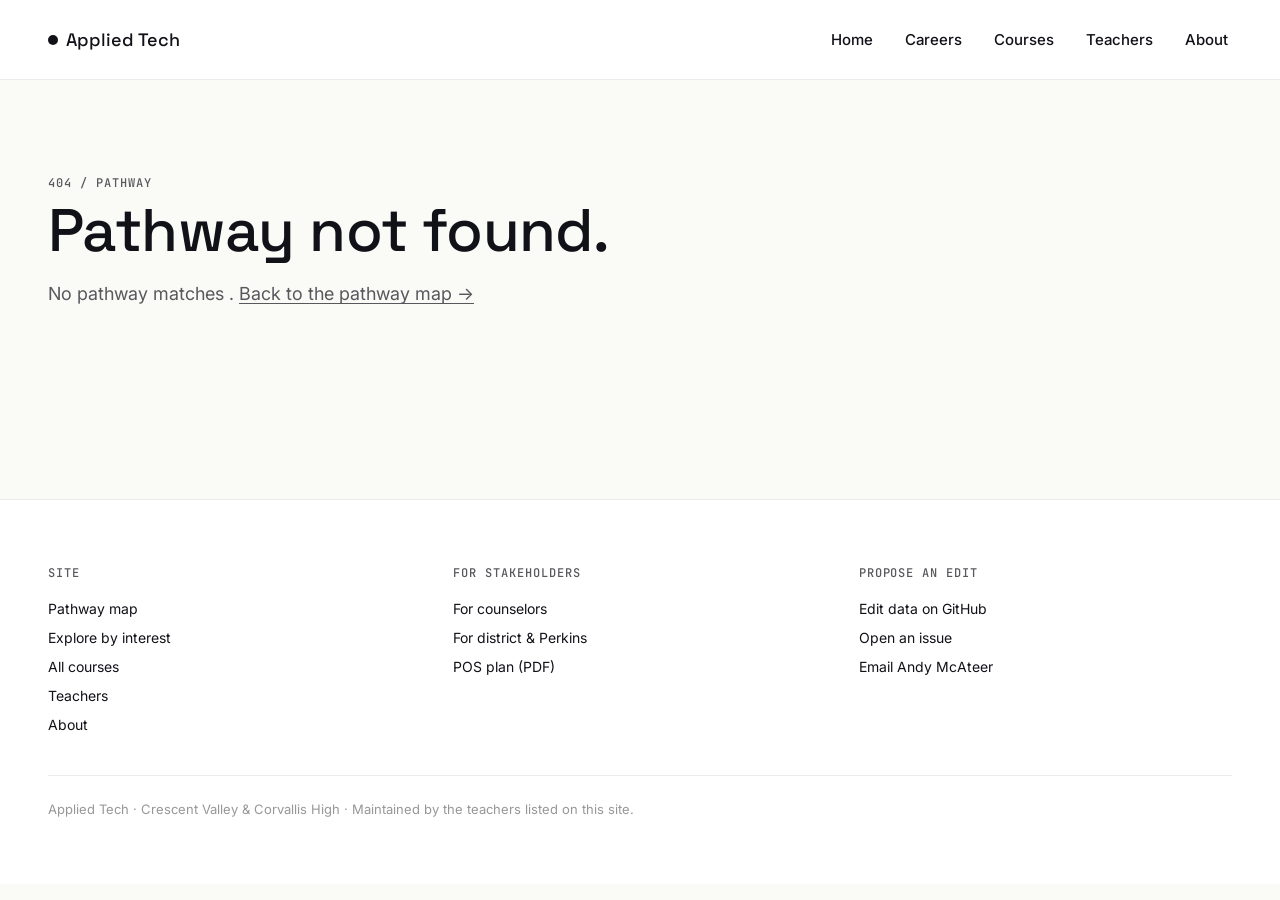
<file: pages/pathway.html>
<!doctype html>
<html lang="en">
<head>
<meta charset="utf-8" />
<meta name="viewport" content="width=device-width,initial-scale=1" />
<title>Pathway · Applied Tech</title>
<meta name="description" content="Pathway detail: starting point, course sequence, and teachers." />
<link rel="preconnect" href="https://fonts.googleapis.com" />
<link rel="preconnect" href="https://fonts.gstatic.com" crossorigin />
<link href="https://fonts.googleapis.com/css2?family=Inter:wght@400;500;600&family=Space+Grotesk:wght@400;500;700&family=JetBrains+Mono:wght@400;500&display=swap" rel="stylesheet" />
<link rel="stylesheet" href="../css/main.css" />
</head>
<body>

<header class="site-header">
  <a href="../index.html" class="site-header__logo">
    <span class="site-header__logo-dot"></span>
    Applied Tech
  </a>
  <button class="site-header__toggle" aria-expanded="false" aria-controls="site-nav" type="button">Menu</button>
  <nav class="site-header__nav" id="site-nav" aria-label="Primary">
    <a href="../index.html">Home</a>
    <a href="../careers.html">Careers</a>
    <a href="../courses.html">Courses</a>
    <a href="../teachers.html">Teachers</a>
    <a href="../about.html">About</a>
  </nav>
</header>

<main id="page-main" class="page">
  <div id="root"></div>
</main>

<footer class="site-footer">
  <div class="site-footer__grid">
    <div class="site-footer__group">
      <h4>Site</h4>
      <ul class="site-footer__links">
        <li><a href="../index.html">Pathway map</a></li>
        <li><a href="../explore.html">Explore by interest</a></li>
        <li><a href="../courses.html">All courses</a></li>
        <li><a href="../teachers.html">Teachers</a></li>
        <li><a href="../about.html">About</a></li>
      </ul>
    </div>
    <div class="site-footer__group">
      <h4>For stakeholders</h4>
      <ul class="site-footer__links">
        <li><a href="../counselors.html">For counselors</a></li>
        <li><a href="../for-district.html">For district &amp; Perkins</a></li>
        <li><a href="../pos-plan.pdf">POS plan (PDF)</a></li>
      </ul>
    </div>
    <div class="site-footer__group">
      <h4>Propose an edit</h4>
      <ul class="site-footer__links">
        <li><a href="https://github.com/mr-mcateer/applied-tech/edit/main/js/data.js">Edit data on GitHub</a></li>
        <li><a href="https://github.com/mr-mcateer/applied-tech/issues/new">Open an issue</a></li>
        <li><a href="mailto:mcateerandy@gmail.com">Email Andy McAteer</a></li>
      </ul>
    </div>
  </div>
  <p class="site-footer__fineprint">
    Applied Tech &middot; Crescent Valley &amp; Corvallis High &middot; Maintained by the teachers listed on this site.
  </p>
</footer>

<script src="../js/data.js"></script>
<script src="../js/app.js"></script>
<script>
(function () {
  const {
    D, pathway, courseBySlug, coursesInPathway, teacher, qs,
    siteLabel, siteChip, fmtGrade, fmtCredit,
    escapeHtml, escapeAttr, firstSentence,
  } = window.APP;

  const root = document.getElementById("root");
  const id = qs("id");
  const p = id ? pathway(id) : null;

  if (!p) {
    document.title = "Pathway not found · Applied Tech";
    root.innerHTML = `
      <section class="hero">
        <p class="hero__overline">404 / Pathway</p>
        <h1 class="hero__title display-lg">Pathway not found.</h1>
        <p class="hero__subdeck">
          No pathway matches <code>${escapeHtml(id || "")}</code>.
          <a href="../index.html">Back to the pathway map &rarr;</a>
        </p>
      </section>
    `;
    return;
  }

  document.title = `${p.title} pathway · Applied Tech`;

  const entryCourses = (p.entry || []).map(courseBySlug).filter(Boolean);
  const courses = coursesInPathway(p.id);

  // Teachers across the pathway (deduped).
  const teacherIds = new Set();
  courses.forEach(c => (c.teachers || []).forEach(tid => teacherIds.add(tid)));
  const teachers = Array.from(teacherIds).map(teacher).filter(Boolean);

  const isLadder = p.type === "ladder";
  const isCollection = p.type === "collection" || !p.type;

  // Soft ordering inside a peer pathway: a course that names another course in
  // this same pathway as a suggested (not required) prerequisite. Drives the
  // chip and the pipeline note so a recommendation never reads as "any order".
  const recs = [];
  courses.forEach(c => (c.suggestedPrereqs || []).forEach(slug => {
    const pre = courses.find(x => x.slug === slug);
    if (pre) recs.push({ pre, course: c });
  }));
  const recSentence = recs.length
    ? recs.map(r => `${r.pre.title} before ${r.course.title}`).join("; ")
    : "";

  function courseMetaLine(c) {
    const bits = [fmtGrade(c.grade) + " grade"];
    const credit = fmtCredit(c.credit);
    if (credit) bits.push(credit);
    return bits.map(escapeHtml).join(" · ");
  }

  root.innerHTML = `
    <section class="hero p-${escapeAttr(p.id)}" style="padding-bottom: var(--space-32);">
      <p class="hero__overline">Pathway</p>
      <div style="display:flex; align-items:flex-start; gap: var(--space-24);">
        <span aria-hidden="true" style="display:inline-block; width: 0.75rem; min-width: 0.75rem; align-self: stretch; border-radius: var(--radius-pill); background: var(--panel-bg, var(--ink));"></span>
        <h1 class="hero__title display-lg" style="margin:0;">${escapeHtml(p.title)}</h1>
      </div>
      <p class="hero__subdeck" style="margin-top: var(--space-24);">
        ${escapeHtml(p.description)}
      </p>
      ${courses.length > 1 ? `
      <div class="cluster" style="margin-top: var(--space-24);">
        <span class="chip chip--flex">${isLadder
          ? "Year-by-year sequence &middot; each course builds on the previous"
          : (recs.length === 1
            ? `Flexible order &middot; ${escapeHtml(recs[0].pre.title)} first is recommended`
            : recs.length
              ? "Flexible order &middot; levels build on each other, no hard prerequisites"
              : "Peer courses &middot; pick what interests you, any order")}</span>
      </div>` : ""}
    </section>

    <div class="detail" style="margin-top: var(--space-48);">
      <article class="detail-main stack-lg">

        <section>
          <p class="overline">Pipeline note</p>
          <p class="body" style="margin-top: var(--space-8); max-width: 65ch; color: var(--ink-soft);">
            ${isLadder
              ? "This pathway is a year-by-year sequence; each course builds directly on the one before it. No hard prerequisites, but the ordering matters for how the skills stack. A counselor can help a student who wants to jump in partway through."
              : (recs.length
                ? `These courses are peers, not steps, with a recommended order: ${escapeHtml(recSentence)}. That is advice, not a rule; there are no hard prerequisites, and a student can start wherever it fits their schedule.`
                : "These courses are peers, not steps. A student can take any of them in any order that fits their schedule; there are no hard prerequisites between them, and none of them assumes you&rsquo;ve taken the others first.")}
          </p>
        </section>

        ${entryCourses.length ? `
          <section>
            <h2 class="h2">Starting point</h2>
            <p class="body-sm ink-soft" style="margin-top: var(--space-8);">
              Entry courses that lead into this pathway.
            </p>
            <div class="grid grid-2" style="margin-top: var(--space-24);">
              ${entryCourses.map(c => `
                <a class="tile tile--neutral" href="course.html?slug=${encodeURIComponent(c.slug)}">
                  <p class="tile__overline">Entry course</p>
                  <h3 class="tile__title">${escapeHtml(c.title)}</h3>
                  <p class="tile__desc">${escapeHtml(firstSentence(c.description))}</p>
                  <div class="tile__meta">${courseMetaLine(c)}</div>
                </a>
              `).join("")}
            </div>
          </section>
        ` : ""}

        <section>
          <h2 class="h2">${courses.length > 1
            ? (isLadder ? "Course sequence" : "Courses in this area")
            : "The course"}</h2>
          <p class="body-sm ink-soft" style="margin-top: var(--space-8); max-width: 60ch;">
            ${courses.length > 1
              ? (isLadder
                ? "Shown in the order students typically take them. Each course builds on the previous. A counselor can help a student jump in partway through if needed."
                : (recs.length
                  ? `Peer courses in the same area. ${escapeHtml(recSentence)} is the recommended order; the rest fit wherever your schedule allows.`
                  : "Peer courses in the same area. Take any of them in any order that fits your schedule."))
              : "One course in this pathway."}
          </p>
          <ul class="stack" style="margin-top: var(--space-24); list-style: none; padding: 0;">
            ${courses.map((c, i) => `
              <li>
                <a class="tile" data-pathway="${escapeAttr(c.pathway)}" href="course.html?slug=${encodeURIComponent(c.slug)}">
                  <p class="tile__overline">${
                    courses.length > 1
                      ? (isLadder ? `Year ${i + 1} of the sequence` : "Course in this area")
                      : "Course"
                  }</p>
                  <h3 class="tile__title">${escapeHtml(c.title)}</h3>
                  <p class="tile__desc">${escapeHtml(firstSentence(c.description))}</p>
                  <div class="tile__meta">${courseMetaLine(c)}</div>
                </a>
              </li>
            `).join("")}
          </ul>
        </section>

        ${teachers.length ? `
          <section>
            <h2 class="h2">Teachers in this pathway</h2>
            <div class="grid grid-2" style="margin-top: var(--space-24);">
              ${teachers.map(t => `
                <a class="card" href="teacher.html?id=${encodeURIComponent(t.id)}" style="text-decoration: none;">
                  <div style="display:flex; align-items:center; gap: var(--space-16);">
                    <span class="chip chip--subtle" style="min-width: 2.5rem; justify-content: center;">${escapeHtml(t.initials)}</span>
                    <div>
                      <p class="h3" style="margin:0;">${escapeHtml(t.name)}</p>
                      <p class="mono-meta" style="margin:0;">${escapeHtml(siteLabel(t.site))} &middot; ${escapeHtml(t.focus)}</p>
                    </div>
                  </div>
                </a>
              `).join("")}
            </div>
          </section>
        ` : ""}

      </article>

      <aside class="detail-sidebar">
        <div class="meta-block">
          <dl>
            <dt>Courses</dt>
            <dd>${courses.length}</dd>

            <dt>Teachers</dt>
            <dd>${teachers.length}</dd>

            ${p.capstone ? (() => {
              const cap = courseBySlug(p.capstone);
              return cap ? `
                <dt>Capstone</dt>
                <dd><a href="course.html?slug=${encodeURIComponent(cap.slug)}">${escapeHtml(cap.title)}</a></dd>
              ` : "";
            })() : ""}

            <dt>Back to</dt>
            <dd><a href="../index.html">Pathway map</a></dd>
          </dl>
        </div>
      </aside>
    </div>
  `;
})();
</script>

</body>
</html>
</file>
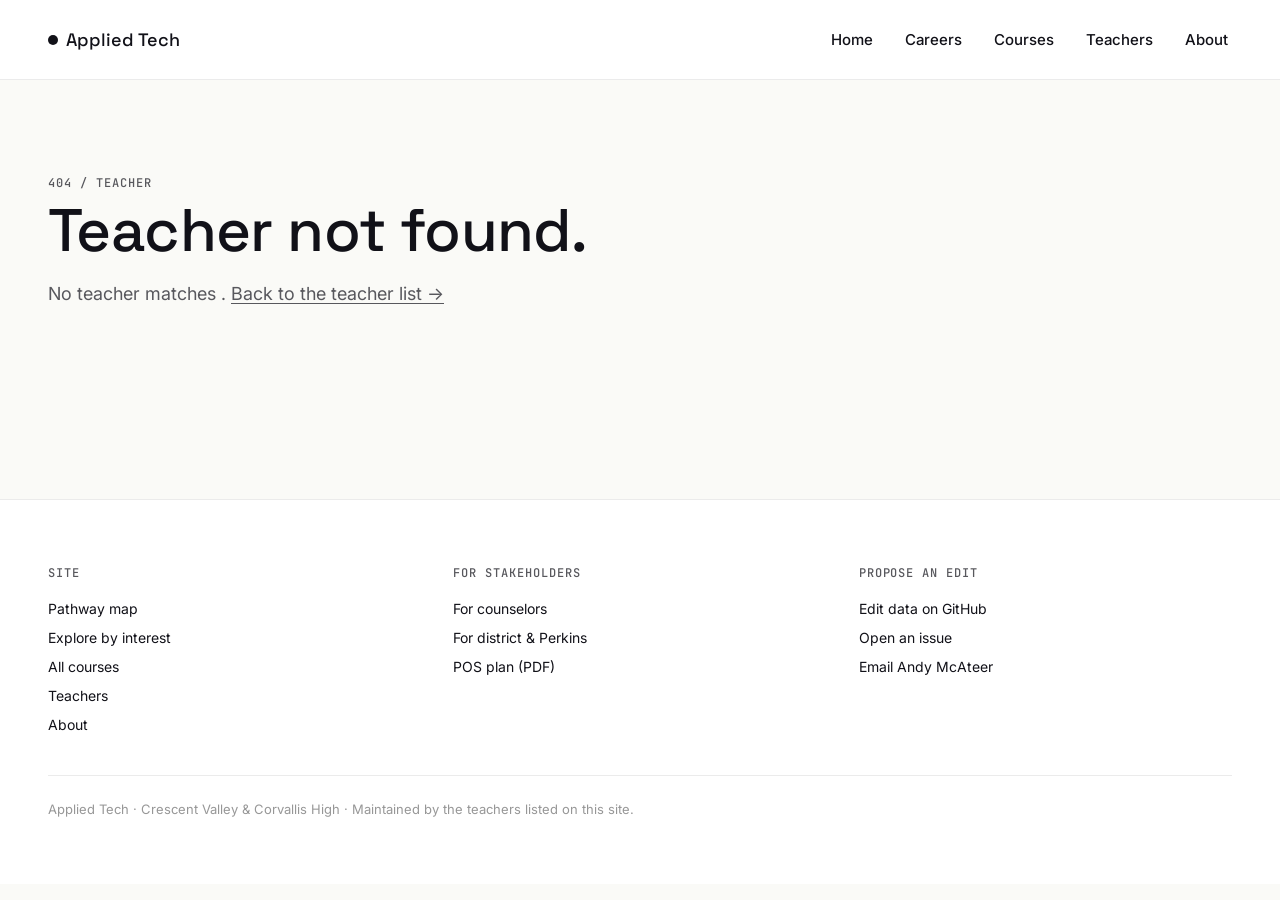
<file: pages/teacher.html>
<!doctype html>
<html lang="en">
<head>
<meta charset="utf-8" />
<meta name="viewport" content="width=device-width,initial-scale=1" />
<title>Teacher · Applied Tech</title>
<meta name="description" content="Teacher detail: bio, courses taught, and proficiencies across their courses." />
<link rel="preconnect" href="https://fonts.googleapis.com" />
<link rel="preconnect" href="https://fonts.gstatic.com" crossorigin />
<link href="https://fonts.googleapis.com/css2?family=Inter:wght@400;500;600&family=Space+Grotesk:wght@400;500;700&family=JetBrains+Mono:wght@400;500&display=swap" rel="stylesheet" />
<link rel="stylesheet" href="../css/main.css" />
</head>
<body>

<header class="site-header">
  <a href="../index.html" class="site-header__logo">
    <span class="site-header__logo-dot"></span>
    Applied Tech
  </a>
  <button class="site-header__toggle" aria-expanded="false" aria-controls="site-nav" type="button">Menu</button>
  <nav class="site-header__nav" id="site-nav" aria-label="Primary">
    <a href="../index.html">Home</a>
    <a href="../careers.html">Careers</a>
    <a href="../courses.html">Courses</a>
    <a href="../teachers.html">Teachers</a>
    <a href="../about.html">About</a>
  </nav>
</header>

<main id="page-main" class="page">
  <div id="root"></div>
</main>

<footer class="site-footer">
  <div class="site-footer__grid">
    <div class="site-footer__group">
      <h4>Site</h4>
      <ul class="site-footer__links">
        <li><a href="../index.html">Pathway map</a></li>
        <li><a href="../explore.html">Explore by interest</a></li>
        <li><a href="../courses.html">All courses</a></li>
        <li><a href="../teachers.html">Teachers</a></li>
        <li><a href="../about.html">About</a></li>
      </ul>
    </div>
    <div class="site-footer__group">
      <h4>For stakeholders</h4>
      <ul class="site-footer__links">
        <li><a href="../counselors.html">For counselors</a></li>
        <li><a href="../for-district.html">For district &amp; Perkins</a></li>
        <li><a href="../pos-plan.pdf">POS plan (PDF)</a></li>
      </ul>
    </div>
    <div class="site-footer__group">
      <h4>Propose an edit</h4>
      <ul class="site-footer__links">
        <li><a href="https://github.com/mr-mcateer/applied-tech/edit/main/js/data.js">Edit data on GitHub</a></li>
        <li><a href="https://github.com/mr-mcateer/applied-tech/issues/new">Open an issue</a></li>
        <li><a href="mailto:mcateerandy@gmail.com">Email Andy McAteer</a></li>
      </ul>
    </div>
  </div>
  <p class="site-footer__fineprint">
    Applied Tech &middot; Crescent Valley &amp; Corvallis High &middot; Maintained by the teachers listed on this site.
  </p>
</footer>

<script src="../js/data.js"></script>
<script src="../js/app.js"></script>
<script>
(function () {
  const {
    D, teacher, pathway, qs,
    siteLabel, siteChip, statusChip,
    escapeHtml, escapeAttr, firstSentence,
  } = window.APP;

  const root = document.getElementById("root");
  const id = qs("id");
  const t = id ? teacher(id) : null;

  if (!t) {
    document.title = "Teacher not found · Applied Tech";
    root.innerHTML = `
      <section class="hero">
        <p class="hero__overline">404 / Teacher</p>
        <h1 class="hero__title display-lg">Teacher not found.</h1>
        <p class="hero__subdeck">
          No teacher matches <code>${escapeHtml(id || "")}</code>.
          <a href="../teachers.html">Back to the teacher list &rarr;</a>
        </p>
      </section>
    `;
    return;
  }

  document.title = `${t.name} · Applied Tech`;

  // Courses this teacher appears on.
  const courses = D.courses.filter(c => (c.teachers || []).includes(t.id));
  const pathwayCount = new Set(courses.map(c => c.pathway)).size;
  const draftCourses = courses.filter(c => c.status === "draft");

  // Build the deduped-by-course proficiency view.
  // Approach: GROUP BY COURSE (keeps teacher-facing context of
  // "this came from Autos 2" visible). Dedupe across courses by
  // exact string match: if a proficiency string has already appeared
  // in an earlier course in this teacher's list, hide it in later
  // courses so they can skim a clean merged view.
  const seen = new Set();
  const profGroups = courses.map(c => {
    const items = Array.isArray(c.proficiencies) ? c.proficiencies : [];
    const kept = [];
    items.forEach(pr => {
      const key = pr.trim();
      if (!seen.has(key)) {
        seen.add(key);
        kept.push(pr);
      }
    });
    return { course: c, kept, totalBefore: items.length };
  });
  const totalUnique = seen.size;

  function courseMetaLine(c) {
    const bits = [siteLabel(c.site)];
    const p = pathway(c.pathway);
    if (p) bits.push(p.title);
    return bits.map(escapeHtml).join(" · ");
  }

  const editUrl =
    `https://github.com/mr-mcateer/applied-tech/edit/main/js/data.js`;
  const mailto =
    `mailto:mcateerandy@gmail.com?subject=${encodeURIComponent("Applied Tech site edit: teacher:" + t.id)}`;

  root.innerHTML = `
    <section class="hero" style="padding-bottom: var(--space-32);">
      <p class="hero__overline">Teacher &middot; ${escapeHtml(siteLabel(t.site))}</p>
      <div style="display:flex; align-items:center; gap: var(--space-24); flex-wrap: wrap;">
        <span aria-hidden="true" style="display:inline-flex; align-items:center; justify-content:center; width: 4.5rem; height: 4.5rem; border-radius: 50%; background: var(--surface-alt); border: 1px solid var(--border); font-family: var(--font-mono); font-weight: 500; font-size: 1.25rem; letter-spacing: 0.04em;">${escapeHtml(t.initials)}</span>
        <h1 class="hero__title display-lg" style="margin:0;">${escapeHtml(t.name)}</h1>
      </div>
      <div class="cluster" style="margin-top: var(--space-24);">
        ${siteChip(t.site)}
        <span class="chip chip--subtle">${escapeHtml(t.focus)}</span>
      </div>
    </section>

    <div class="detail" style="margin-top: var(--space-48);">
      <article class="detail-main stack-lg">

        ${t.bio ? `
          <section>
            <p class="lede">${escapeHtml(t.bio)}</p>
          </section>
        ` : ""}

        <section>
          <h2 class="h2">Courses taught</h2>
          <p class="body-sm ink-soft" style="margin-top: var(--space-8);">
            ${courses.length === 1 ? "One course" : `${courses.length} courses`}
            across ${pathwayCount === 1 ? "one pathway" : pathwayCount + " pathways"}.
          </p>
          ${courses.length ? `
            <div class="grid grid-2" style="margin-top: var(--space-24);">
              ${courses.map(c => `
                <a class="tile" data-pathway="${escapeAttr(c.pathway)}" href="course.html?slug=${encodeURIComponent(c.slug)}">
                  <p class="tile__overline">${escapeHtml((pathway(c.pathway) && pathway(c.pathway).title) || "Course")}</p>
                  <h3 class="tile__title">${escapeHtml(c.title)}</h3>
                  <p class="tile__desc">${escapeHtml(firstSentence(c.description))}</p>
                  <div class="tile__meta">${courseMetaLine(c)}</div>
                </a>
              `).join("")}
            </div>
          ` : `
            <p class="body" style="margin-top: var(--space-16); color: var(--ink-soft);">
              No courses listed for this teacher yet.
            </p>
          `}
        </section>

        ${draftCourses.length ? `
          <section>
            <h2 class="h2">Courses still in draft</h2>
            <p class="body-sm ink-soft" style="margin-top: var(--space-8);">
              ${draftCourses.length === 1 ? "One course description" : draftCourses.length + " course descriptions"}
              on this teacher&rsquo;s roster still need a review pass.
            </p>
            <ul class="stack" style="margin-top: var(--space-16); padding-left: 1.25rem;">
              ${draftCourses.map(c => `
                <li class="body">
                  <a href="course.html?slug=${encodeURIComponent(c.slug)}">${escapeHtml(c.title)}</a>
                  ${statusChip(c.status)}
                </li>
              `).join("")}
            </ul>
          </section>
        ` : ""}

        <section>
          <h2 class="h2">Proficiencies across your courses</h2>
          <p class="body-sm ink-soft" style="margin-top: var(--space-8);">
            A merged, deduplicated view of every proficiency on every course you teach.
            ${totalUnique
              ? `${totalUnique} unique proficienc${totalUnique === 1 ? "y" : "ies"}, grouped by course.`
              : "No proficiencies listed yet."}
            Duplicates (exact string matches) are hidden after their first appearance.
          </p>

          ${profGroups.length ? `
            <div class="stack-lg" style="margin-top: var(--space-24);">
              ${profGroups.map(g => {
                const p = pathway(g.course.pathway);
                if (!g.kept.length && g.totalBefore === 0) {
                  return `
                    <div class="card card--flat">
                      <p class="overline">${escapeHtml(p ? p.title : "Course")}</p>
                      <h3 class="h3" style="margin-top: var(--space-8);">
                        <a href="course.html?slug=${encodeURIComponent(g.course.slug)}">${escapeHtml(g.course.title)}</a>
                      </h3>
                      <p class="body" style="margin-top: var(--space-12); color: var(--ink-soft);">
                        Proficiencies under review.
                      </p>
                    </div>
                  `;
                }
                if (!g.kept.length) {
                  return `
                    <div class="card card--flat">
                      <p class="overline">${escapeHtml(p ? p.title : "Course")}</p>
                      <h3 class="h3" style="margin-top: var(--space-8);">
                        <a href="course.html?slug=${encodeURIComponent(g.course.slug)}">${escapeHtml(g.course.title)}</a>
                      </h3>
                      <p class="body-sm ink-soft" style="margin-top: var(--space-8);">
                        All ${g.totalBefore} proficiencies on this course also appear on an earlier course above and are deduped here.
                      </p>
                    </div>
                  `;
                }
                return `
                  <div class="card card--flat">
                    <p class="overline">${escapeHtml(p ? p.title : "Course")}</p>
                    <h3 class="h3" style="margin-top: var(--space-8);">
                      <a href="course.html?slug=${encodeURIComponent(g.course.slug)}">${escapeHtml(g.course.title)}</a>
                    </h3>
                    <ol class="stack" style="margin-top: var(--space-16); padding-left: 1.25rem;">
                      ${g.kept.map(pr => `<li class="body">${escapeHtml(pr)}</li>`).join("")}
                    </ol>
                  </div>
                `;
              }).join("")}
            </div>
          ` : ""}
        </section>

        <section>
          <h2 class="h2">Propose an edit</h2>
          <p class="body" style="margin-top: var(--space-8); max-width: 65ch;">
            If anything on your page, your bio, or your course descriptions
            reads wrong or out of date, propose a change. Every edit lands as
            a commit, so there&rsquo;s an auditable trail.
          </p>
          <p class="body" style="margin-top: var(--space-16);">
            <a href="../teachers.html#propose-edit">See the full edit-proposal workflow &rarr;</a>
          </p>
          <p class="body-sm ink-soft" style="margin-top: var(--space-8);">
            Or jump straight to
            <a href="${editUrl}">edit the data file on GitHub</a>
            (search for <code>id: "${escapeHtml(t.id)}"</code>) or
            <a href="${mailto}">email Andy McAteer</a>.
          </p>
        </section>

      </article>

      <aside class="detail-sidebar">
        <div class="meta-block">
          <dl>
            <dt>Building</dt>
            <dd>${escapeHtml(siteLabel(t.site))}</dd>

            <dt>Focus</dt>
            <dd>${escapeHtml(t.focus)}</dd>

            <dt>Courses</dt>
            <dd>${courses.length}</dd>

            <dt>Pathways</dt>
            <dd>${pathwayCount}</dd>

            <dt>Unique proficiencies</dt>
            <dd>${totalUnique}</dd>

            <dt>Back to</dt>
            <dd><a href="../teachers.html">All teachers</a></dd>
          </dl>
        </div>
      </aside>
    </div>
  `;
})();
</script>

</body>
</html>
</file>
<file: css/main.css>
/* =============================================================
   Applied Tech: v2 design system
   Complete replacement. See v2-work/design-spec.md for the source.
   Structure:
     1. Tokens
     2. Reset + base
     3. Layout primitives
     4. Typography utilities
     5. Card / tile patterns
     6. Section rhythm
     7. Chips / badges
     8. Tables
     9. Buttons / links
    10. Micro-interactions
    11. Per-pathway accent vars
    12. Responsive overrides
    13. Print
   ============================================================= */

/* -------------------- 1. Tokens -------------------- */
:root {
  /* Fonts */
  --font-display: "Space Grotesk", system-ui, sans-serif;
  --font-text:    "Inter", system-ui, sans-serif;
  --font-mono:    "JetBrains Mono", ui-monospace, monospace;

  /* Neutrals */
  --bg: #fafaf7;
  --surface: #ffffff;
  --surface-alt: #f2f2ee;
  --ink: #111118;
  --ink-soft: #58585d;
  --muted: #979797;
  --border: #ebebeb;

  /* Accents (use sparingly) */
  --accent-1: #111118;
  --accent-2: #ffda00;

  /* Pathways: frozen in data */
  --p-cs: #3b82f6;
  --p-engineering: #10b981;
  --p-architecture: #f59e0b;
  --p-woods: #b45309;
  --p-metals: #6b7280;
  --p-autos: #dc2626;
  --p-industrial-design: #8b5cf6;
  --p-vehicular: #ec4899;
  --p-math: #0ea5c4;

  /* Building tokens (preserve v1) */
  --cvhs: #0d9488;
  --chs: #b91c1c;
  --either: #7c3aed;

  /* Spacing */
  --space-4: 0.25rem;
  --space-8: 0.5rem;
  --space-12: 0.75rem;
  --space-16: 1rem;
  --space-24: 1.5rem;
  --space-32: 2rem;
  --space-40: 2.5rem;
  --space-48: 3rem;
  --space-64: 4rem;
  --space-80: 5rem;
  --space-96: 6rem;
  --space-128: 8rem;

  /* Radii */
  --radius-sm: 4px;
  --radius-md: 12px;
  --radius-lg: 24px;
  --radius-pill: 500px;

  /* Motion */
  --timing-fade: 0.2s;
  --timing-movement: 0.4s;
  --easing-fade: cubic-bezier(0.37, 0, 0.63, 1);
  --easing-movement: cubic-bezier(0.34, 1.56, 0.64, 1);

  /* Layout */
  --page-max: 1280px;
  --header-height: 5rem;
}

/* -------------------- 2. Reset + base -------------------- */
*, *::before, *::after { box-sizing: border-box; }

html {
  -webkit-text-size-adjust: 100%;
  scroll-behavior: smooth;
}

html, body {
  margin: 0;
  padding: 0;
  background: var(--bg);
  color: var(--ink);
  font-family: var(--font-text);
  font-size: 16px;
  line-height: 1.5;
  -webkit-font-smoothing: antialiased;
  text-rendering: optimizeLegibility;
}

img, svg { max-width: 100%; display: block; }
button { font: inherit; cursor: pointer; }

h1, h2, h3, h4, h5, h6 {
  font-family: var(--font-display);
  font-weight: 500;
  letter-spacing: -0.01em;
  margin: 0;
  color: var(--ink);
}

p { margin: 0; }

a {
  color: inherit;
  text-decoration: none;
}

a.u,
main a:not(.btn):not(.tile):not(.chip):not(.persona-door):not(.site-header__nav a):not(.site-footer a) {
  text-decoration: underline;
  text-decoration-color: currentColor;
  text-underline-offset: 0.15em;
}

code, kbd, samp { font-family: var(--font-mono); font-size: 0.875em; }

hr {
  border: 0;
  border-top: 1px solid var(--border);
  margin: var(--space-48) 0;
}

/* -------------------- 3. Layout primitives -------------------- */
.page {
  max-width: var(--page-max);
  margin: 0 auto;
  padding-inline: clamp(1rem, 4vw, 3rem);
}

.section {
  padding-top: var(--space-96);
}
.section + .section {
  margin-top: 0;
}
.section--ruled {
  border-top: 1px solid var(--border);
}

.stack > * + * { margin-top: var(--space-16); }
.stack-lg > * + * { margin-top: var(--space-32); }
.stack-xl > * + * { margin-top: var(--space-48); }

.grid {
  display: grid;
  gap: var(--space-24);
}
.grid-3 { grid-template-columns: repeat(3, 1fr); }
.grid-2 { grid-template-columns: repeat(2, 1fr); }
.grid-4 { grid-template-columns: repeat(4, 1fr); }

.cluster {
  display: flex;
  flex-wrap: wrap;
  gap: var(--space-12);
  align-items: center;
}

.detail {
  display: grid;
  grid-template-columns: 1fr 18rem;
  gap: var(--space-48);
  align-items: start;
}

/* -------------------- 4. Typography utilities -------------------- */
.display-xl {
  font-family: var(--font-display);
  font-size: clamp(2.75rem, 7vw, 5.75rem);
  font-weight: 500;
  line-height: 1.05;
  letter-spacing: -0.01em;
  margin: 0;
  max-width: 20ch;
}
.display-lg {
  font-family: var(--font-display);
  font-size: clamp(2.25rem, 5vw, 3.75rem);
  font-weight: 500;
  line-height: 1.1;
  letter-spacing: -0.01em;
  margin: 0;
  max-width: 22ch;
}
.h1 {
  font-family: var(--font-display);
  font-size: clamp(2rem, 4vw, 2.75rem);
  font-weight: 500;
  line-height: 1.1;
  letter-spacing: -0.01em;
}
.h2 {
  font-family: var(--font-display);
  font-size: clamp(1.625rem, 3vw, 2.25rem);
  font-weight: 500;
  line-height: 1.15;
  letter-spacing: -0.01em;
}
.h3 {
  font-family: var(--font-display);
  font-size: 1.75rem;
  font-weight: 500;
  line-height: 1.2;
}
.body-lg {
  font-family: var(--font-text);
  font-size: 1.125rem;
  line-height: 1.5;
  color: var(--ink-soft);
}
.body {
  font-family: var(--font-text);
  font-size: 1rem;
  line-height: 1.5;
}
.body-sm {
  font-family: var(--font-text);
  font-size: 0.875rem;
  line-height: 1.45;
  color: var(--ink-soft);
}
.caption {
  font-family: var(--font-text);
  font-size: 0.8125rem;
  font-weight: 500;
  line-height: 1.35;
}
.overline {
  font-family: var(--font-mono);
  font-size: 0.75rem;
  font-weight: 500;
  line-height: 1.2;
  letter-spacing: 0.08em;
  text-transform: uppercase;
  color: var(--ink-soft);
  margin: 0;
}
.mono-meta {
  font-family: var(--font-mono);
  font-size: 0.8125rem;
  font-weight: 400;
  line-height: 1.4;
  color: var(--ink-soft);
}

.ink-soft { color: var(--ink-soft); }
.muted { color: var(--muted); }
.lede {
  font-family: var(--font-text);
  font-size: 1.125rem;
  line-height: 1.5;
  color: var(--ink-soft);
  max-width: 55ch;
}

/* -------------------- Site header / nav -------------------- */
.site-header {
  position: sticky;
  top: 0;
  z-index: 20;
  height: var(--header-height);
  background: var(--surface);
  border-bottom: 1px solid var(--border);
  padding-inline: clamp(1rem, 4vw, 3rem);
  display: flex;
  align-items: center;
  gap: var(--space-32);
}
.site-header__logo {
  font-family: var(--font-display);
  font-weight: 500;
  font-size: 1.125rem;
  line-height: 1;
  color: var(--ink);
  text-decoration: none;
  display: inline-flex;
  align-items: center;
  gap: var(--space-8);
}
.site-header__logo-dot {
  width: 10px;
  height: 10px;
  border-radius: 50%;
  background: var(--ink);
  display: inline-block;
}
.site-header__nav {
  display: flex;
  gap: var(--space-24);
  margin-left: auto;
  align-items: center;
}
.site-header__nav a {
  font-family: var(--font-text);
  font-weight: 500;
  font-size: 0.9375rem;
  line-height: 1;
  color: var(--ink);
  text-decoration: none;
  padding: var(--space-8) var(--space-4);
  transition: color var(--timing-fade) var(--easing-fade);
}
.site-header__nav a:hover { color: var(--ink-soft); }
.site-header__nav a[aria-current="page"],
.site-header__nav a.active {
  text-decoration: underline;
  text-underline-offset: 0.3em;
  text-decoration-thickness: 1px;
}

/* -------------------- Page hero -------------------- */
.hero {
  padding: var(--space-96) 0 var(--space-64);
}
.hero__overline {
  font-family: var(--font-mono);
  font-size: 0.75rem;
  font-weight: 500;
  line-height: 1.2;
  letter-spacing: 0.08em;
  text-transform: uppercase;
  color: var(--ink-soft);
  margin-bottom: var(--space-8);
}
.hero__title { margin: 0; color: var(--ink); }
.hero__subdeck {
  font-family: var(--font-text);
  font-size: 1.125rem;
  line-height: 1.5;
  color: var(--ink-soft);
  max-width: 55ch;
  margin-top: var(--space-16);
}
.hero__cta-row {
  display: flex;
  gap: var(--space-16);
  margin-top: var(--space-32);
  flex-wrap: wrap;
}

/* -------------------- 5. Tile / card patterns -------------------- */
.tile {
  --panel-bg: var(--surface);
  --panel-ink: var(--ink);
  display: flex;
  flex-direction: column;
  gap: var(--space-12);
  background: var(--panel-bg);
  color: var(--panel-ink);
  border-radius: var(--radius-lg);
  padding: var(--space-32);
  min-height: 220px;
  text-decoration: none;
  border: 1px solid transparent;
  transition: transform var(--timing-movement) var(--easing-movement),
              box-shadow var(--timing-movement) var(--easing-movement);
}
.tile--neutral {
  background: var(--surface);
  border-color: var(--border);
  color: var(--ink);
}
.tile__overline {
  font-family: var(--font-mono);
  font-size: 0.75rem;
  font-weight: 500;
  line-height: 1.2;
  letter-spacing: 0.08em;
  text-transform: uppercase;
  opacity: 0.85;
  margin: 0;
}
.tile__title {
  font-family: var(--font-display);
  font-size: 1.75rem;
  font-weight: 500;
  line-height: 1.2;
  letter-spacing: -0.01em;
  margin: 0;
}
.tile__desc {
  font-family: var(--font-text);
  font-size: 1rem;
  line-height: 1.5;
  opacity: 0.92;
  margin: 0;
}
.tile__meta {
  font-family: var(--font-mono);
  font-size: 0.8125rem;
  font-weight: 400;
  line-height: 1.4;
  opacity: 0.85;
  margin-top: auto;
  display: flex;
  gap: var(--space-16);
  flex-wrap: wrap;
}
.tile:hover {
  transform: translateY(-0.5rem);
  box-shadow: 0 0.5rem 1.5rem rgba(17, 17, 24, 0.12);
}

/* Compact "persona door" tile: homepage only */
.persona-door {
  display: flex;
  flex-direction: column;
  gap: var(--space-8);
  padding: var(--space-32);
  background: var(--surface);
  border: 1px solid var(--border);
  border-radius: var(--radius-lg);
  color: var(--ink);
  text-decoration: none;
  min-height: 180px;
  transition: transform var(--timing-movement) var(--easing-movement),
              box-shadow var(--timing-movement) var(--easing-movement),
              border-color var(--timing-fade) var(--easing-fade);
}
.persona-door__overline {
  font-family: var(--font-mono);
  font-size: 0.75rem;
  font-weight: 500;
  letter-spacing: 0.08em;
  text-transform: uppercase;
  color: var(--ink-soft);
}
.persona-door__title {
  font-family: var(--font-display);
  font-size: 1.5rem;
  font-weight: 500;
  line-height: 1.2;
  letter-spacing: -0.01em;
  margin: 0;
}
.persona-door__body {
  font-family: var(--font-text);
  font-size: 0.9375rem;
  line-height: 1.5;
  color: var(--ink-soft);
  margin: 0;
}
.persona-door__arrow {
  font-family: var(--font-display);
  font-size: 1.25rem;
  margin-top: auto;
  align-self: flex-end;
  color: var(--ink);
}
.persona-door:hover {
  transform: translateY(-0.25rem);
  box-shadow: 0 0.5rem 1.5rem rgba(17, 17, 24, 0.08);
  border-color: var(--ink);
}

/* Neutral card: detail pages, sidebars */
.card {
  background: var(--surface);
  border: 1px solid var(--border);
  border-radius: var(--radius-lg);
  padding: var(--space-32);
}
.card--flat {
  background: var(--surface-alt);
  border-color: transparent;
}

/* Detail sidebar */
.meta-block {
  background: var(--surface);
  border: 1px solid var(--border);
  border-radius: var(--radius-lg);
  padding: var(--space-24) var(--space-32);
}
.meta-block dl { margin: 0; }
.meta-block dt {
  font-family: var(--font-mono);
  font-size: 0.75rem;
  font-weight: 500;
  line-height: 1.2;
  letter-spacing: 0.08em;
  text-transform: uppercase;
  color: var(--ink-soft);
  margin-top: var(--space-24);
}
.meta-block dt:first-child { margin-top: 0; }
.meta-block dd {
  font-family: var(--font-text);
  font-size: 1rem;
  line-height: 1.5;
  color: var(--ink);
  margin: var(--space-4) 0 0;
}

/* List row pattern (proficiency, courses-in-pathway) */
.row {
  display: grid;
  grid-template-columns: 1fr auto;
  gap: var(--space-16);
  align-items: baseline;
  padding: var(--space-16) 0;
  border-bottom: 1px solid var(--border);
}
.row__label {
  font-family: var(--font-text);
  font-size: 1rem;
  line-height: 1.4;
  color: var(--ink);
}
.row__meta {
  font-family: var(--font-mono);
  font-size: 0.8125rem;
  line-height: 1.4;
  color: var(--ink-soft);
}
.row:hover { background: var(--surface-alt); }
.row:last-child { border-bottom: 0; }

/* -------------------- 6. Section rhythm -------------------- */
.section-header {
  display: flex;
  flex-direction: column;
  gap: var(--space-8);
  padding-top: var(--space-16);
  margin-bottom: var(--space-40);
}
.section-header__eyebrow {
  font-family: var(--font-mono);
  font-size: 0.75rem;
  font-weight: 500;
  line-height: 1.2;
  letter-spacing: 0.08em;
  text-transform: uppercase;
  color: var(--ink-soft);
  display: flex;
  gap: var(--space-16);
  align-items: center;
  margin: 0;
}
.section-header__eyebrow .idx { color: var(--muted); }
.section-header__title {
  font-family: var(--font-display);
  font-size: clamp(1.625rem, 3vw, 2.25rem);
  font-weight: 500;
  line-height: 1.15;
  letter-spacing: -0.01em;
  margin: 0;
}
.section-header__lede {
  font-family: var(--font-text);
  font-size: 1.125rem;
  line-height: 1.5;
  color: var(--ink-soft);
  max-width: 55ch;
  margin-top: var(--space-8);
}

/* -------------------- 7. Chips / badges -------------------- */
.chip {
  display: inline-flex;
  align-items: center;
  gap: var(--space-4);
  padding: var(--space-4) var(--space-12);
  font-family: var(--font-mono);
  font-size: 0.8125rem;
  font-weight: 500;
  line-height: 1;
  letter-spacing: 0.04em;
  text-transform: uppercase;
  border: 1px solid currentColor;
  border-radius: var(--radius-pill);
  color: var(--ink);
  background: transparent;
  white-space: nowrap;
}
.chip--solid {
  background: var(--ink);
  color: var(--surface);
  border-color: var(--ink);
}
.chip--subtle {
  border-color: var(--border);
  color: var(--ink-soft);
}

/* Building chips */
.chip--cvhs   { color: var(--cvhs); }
.chip--chs    { color: var(--chs); }
.chip--either { color: var(--either); }
.chip--split  { color: var(--ink-soft); }

/* Credit chips */
.chip--science { color: #0d9488; }
.chip--math    { color: #1d4ed8; }
.chip--cte     { color: var(--ink-soft); }

/* Status chips */
.chip--draft {
  color: #a16207;
  border-color: #a16207;
}
.chip--review {
  color: var(--ink-soft);
}

/* Pathway chip pulls color from a data attribute on self or parent */
.chip--pathway { color: var(--panel-bg, var(--ink)); }

/* v1 compatibility: keep .badge class rendering something reasonable
   (used by existing templates until siblings rewrite them). */
.badge {
  display: inline-flex;
  align-items: center;
  padding: var(--space-4) var(--space-8);
  font-family: var(--font-mono);
  font-size: 0.75rem;
  font-weight: 500;
  letter-spacing: 0.04em;
  text-transform: uppercase;
  border: 1px solid var(--border);
  border-radius: var(--radius-pill);
  color: var(--ink-soft);
  background: transparent;
  white-space: nowrap;
}
.badge-site-cvhs   { color: var(--cvhs);   border-color: var(--cvhs); }
.badge-site-chs    { color: var(--chs);    border-color: var(--chs); }
.badge-site-either { color: var(--either); border-color: var(--either); }
.badge-site-split  { color: var(--ink-soft); border-color: var(--border); }
.badge-credit-science { color: #0d9488; border-color: #0d9488; }
.badge-credit-math    { color: #1d4ed8; border-color: #1d4ed8; }
.badge-status-draft   { color: #a16207; border-color: #a16207; }

/* -------------------- 8. Table (.ctable) -------------------- */
.ctable {
  width: 100%;
  border-collapse: collapse;
  font-family: var(--font-text);
  font-size: 0.9375rem;
  line-height: 1.5;
}
.ctable th {
  text-align: left;
  padding: var(--space-16) var(--space-12);
  font-family: var(--font-mono);
  font-size: 0.75rem;
  font-weight: 500;
  letter-spacing: 0.08em;
  text-transform: uppercase;
  color: var(--ink-soft);
  border-bottom: 1px solid var(--border);
  position: sticky;
  top: var(--header-height);
  background: var(--bg);
  z-index: 1;
}
.ctable td {
  padding: var(--space-16) var(--space-12);
  border-bottom: 1px solid var(--border);
  vertical-align: top;
}
.ctable tbody tr {
  transition: background-color var(--timing-fade) var(--easing-fade);
}
.ctable tbody tr:hover { background: var(--surface-alt); }
.ctable .num,
.ctable .code,
.ctable .mono { font-family: var(--font-mono); font-size: 0.875rem; }
.ctable th.sortable { cursor: pointer; }
.ctable th.sortable::after {
  content: " ↕";
  opacity: 0.35;
}
.ctable th.sorted-asc::after { content: " ↑"; opacity: 1; }
.ctable th.sorted-desc::after { content: " ↓"; opacity: 1; }

/* -------------------- 9. Buttons / links -------------------- */
.btn {
  display: inline-flex;
  align-items: center;
  gap: var(--space-8);
  padding: var(--space-12) var(--space-24);
  font-family: var(--font-text);
  font-size: 0.9375rem;
  font-weight: 500;
  line-height: 1;
  border-radius: var(--radius-pill);
  border: 1px solid var(--ink);
  background: var(--ink);
  color: var(--surface);
  text-decoration: none;
  cursor: pointer;
  transition: background-color var(--timing-fade) var(--easing-fade),
              color var(--timing-fade) var(--easing-fade);
}
.btn:hover {
  background: transparent;
  color: var(--ink);
}
.btn--ghost {
  background: transparent;
  color: var(--ink);
}
.btn--ghost:hover {
  background: var(--ink);
  color: var(--surface);
}
.btn--highlight {
  background: var(--accent-2);
  color: var(--ink);
  border-color: var(--accent-2);
}
.btn--highlight:hover {
  background: var(--ink);
  color: var(--surface);
  border-color: var(--ink);
}

/* -------------------- 10. Micro-interactions -------------------- */
*:focus-visible {
  outline: 2px solid var(--accent-1);
  outline-offset: 2px;
  border-radius: var(--radius-sm);
}
.tile:focus-visible { outline-offset: 4px; }

@media (prefers-reduced-motion: reduce) {
  *, *::before, *::after {
    transition: none !important;
    animation: none !important;
  }
  .tile:hover,
  .persona-door:hover { transform: none; }
}

/* -------------------- 11. Per-pathway accent vars -------------------- */
.p-cs                 { --panel-bg: var(--p-cs);                --panel-ink: #ffffff; }
.p-engineering        { --panel-bg: var(--p-engineering);       --panel-ink: #ffffff; }
.p-architecture       { --panel-bg: var(--p-architecture);      --panel-ink: var(--ink); }
.p-woods              { --panel-bg: var(--p-woods);             --panel-ink: #ffffff; }
.p-metals             { --panel-bg: var(--p-metals);            --panel-ink: #ffffff; }
.p-autos              { --panel-bg: var(--p-autos);             --panel-ink: #ffffff; }
.p-industrial-design  { --panel-bg: var(--p-industrial-design); --panel-ink: #ffffff; }
.p-vehicular          { --panel-bg: var(--p-vehicular);         --panel-ink: #ffffff; }
.p-math               { --panel-bg: var(--p-math);              --panel-ink: #ffffff; }

/* Data-attribute variant (for dynamically-rendered tiles). */
.tile[data-pathway="cs"]                { --panel-bg: var(--p-cs);                --panel-ink: #ffffff; background: var(--panel-bg); color: var(--panel-ink); }
.tile[data-pathway="engineering"]       { --panel-bg: var(--p-engineering);       --panel-ink: #ffffff; background: var(--panel-bg); color: var(--panel-ink); }
.tile[data-pathway="architecture"]      { --panel-bg: var(--p-architecture);      --panel-ink: var(--ink); background: var(--panel-bg); color: var(--panel-ink); }
.tile[data-pathway="woods"]             { --panel-bg: var(--p-woods);             --panel-ink: #ffffff; background: var(--panel-bg); color: var(--panel-ink); }
.tile[data-pathway="metals"]            { --panel-bg: var(--p-metals);            --panel-ink: #ffffff; background: var(--panel-bg); color: var(--panel-ink); }
.tile[data-pathway="autos"]             { --panel-bg: var(--p-autos);             --panel-ink: #ffffff; background: var(--panel-bg); color: var(--panel-ink); }
.tile[data-pathway="industrial-design"] { --panel-bg: var(--p-industrial-design); --panel-ink: #ffffff; background: var(--panel-bg); color: var(--panel-ink); }
.tile[data-pathway="vehicular"]         { --panel-bg: var(--p-vehicular);         --panel-ink: #ffffff; background: var(--panel-bg); color: var(--panel-ink); }
.tile[data-pathway="math"]              { --panel-bg: var(--p-math);              --panel-ink: #ffffff; background: var(--panel-bg); color: var(--panel-ink); }

/* Accent "hairline" bar (used for neutral cards that still need the pathway color somewhere) */
.accent-bar {
  display: block;
  width: 2.5rem;
  height: 3px;
  background: var(--panel-bg, var(--ink));
  border-radius: var(--radius-pill);
}

/* -------------------- Footer -------------------- */
.site-footer {
  border-top: 1px solid var(--border);
  background: var(--surface);
  padding: var(--space-64) clamp(1rem, 4vw, 3rem);
  font-family: var(--font-text);
  font-size: 0.875rem;
  line-height: 1.5;
  color: var(--ink-soft);
  margin-top: var(--space-128);
}
.site-footer a { color: var(--ink); }
.site-footer a:hover { text-decoration: underline; text-underline-offset: 0.15em; }
.site-footer__grid {
  display: grid;
  grid-template-columns: repeat(3, 1fr);
  gap: var(--space-32);
  max-width: var(--page-max);
  margin: 0 auto;
}
.site-footer__group h4 {
  font-family: var(--font-mono);
  font-size: 0.75rem;
  font-weight: 500;
  letter-spacing: 0.08em;
  text-transform: uppercase;
  color: var(--ink-soft);
  margin: 0 0 var(--space-16);
}
.site-footer__links {
  list-style: none;
  padding: 0;
  margin: 0;
  display: flex;
  flex-direction: column;
  gap: var(--space-8);
}
.site-footer__fineprint {
  margin-top: var(--space-40);
  padding-top: var(--space-24);
  border-top: 1px solid var(--border);
  max-width: var(--page-max);
  margin-left: auto;
  margin-right: auto;
  color: var(--muted);
  font-size: 0.8125rem;
}

/* -------------------- Phase 2 additions: map, pathway grid, FAQ, filters, detail hooks, utilities -------------------- */

/* Accessibility: visually hide but keep for screen readers */
.sr-only {
  position: absolute;
  width: 1px; height: 1px;
  padding: 0; margin: -1px;
  overflow: hidden;
  clip: rect(0, 0, 0, 0);
  white-space: nowrap;
  border: 0;
}

/* Map filter bar (index + courses) */
.map-filters {
  display: flex;
  flex-wrap: wrap;
  gap: var(--space-24);
  align-items: flex-start;
  padding: var(--space-16) 0 var(--space-24);
  border-bottom: 1px solid var(--border);
  margin-bottom: var(--space-32);
}
.map-filters__group {
  display: flex;
  flex-wrap: wrap;
  gap: var(--space-8);
  align-items: center;
}
.map-filters__label {
  font-family: var(--font-mono);
  font-size: 0.75rem;
  font-weight: 500;
  letter-spacing: 0.08em;
  text-transform: uppercase;
  color: var(--ink-soft);
  margin-right: var(--space-8);
}
.map-empty {
  padding: var(--space-24);
  background: var(--surface-alt);
  border-radius: var(--radius-md);
  color: var(--ink-soft);
  font-family: var(--font-text);
  font-size: 0.9375rem;
  text-align: center;
}
.map-row-label {
  margin-bottom: var(--space-16);
}

/* Chip filter "selected" state */
.chip.is-active,
.chip.chip--solid.is-active {
  background: var(--ink);
  color: var(--surface);
  border-color: var(--ink);
}
.chip {
  cursor: pointer;
  transition: background-color var(--timing-fade) var(--easing-fade),
              color var(--timing-fade) var(--easing-fade),
              border-color var(--timing-fade) var(--easing-fade);
}

/* Pathway map grid (homepage) */
.pathway-map {
  display: flex;
  flex-direction: column;
  gap: var(--space-32);
}
.freshman-row {
  display: grid;
  grid-template-columns: repeat(4, 1fr);
  gap: var(--space-24);
}
.pathway-columns {
  display: grid;
  grid-template-columns: repeat(auto-fit, minmax(200px, 1fr));
  gap: var(--space-24);
  align-items: start;
}
.pathway-column {
  display: flex;
  flex-direction: column;
  gap: var(--space-12);
  min-width: 0;
}
.pathway-column__header {
  /* Inherits .tile base styling + pathway data-attribute fill.
     Slightly tighter than a full tile since it's a column header. */
  min-height: 140px;
  padding: var(--space-24);
}
.pathway-column__header .tile__title {
  font-size: 1.375rem;
}
/* Connector between stacked course tiles inside a pathway column.
   Dashed on purpose: signals "typical order, not a required sequence."
   Paired with the section caption and the .chip--flex badge on multi-
   course column headers. */
.pathway-column__arrow {
  align-self: center;
  display: flex;
  align-items: center;
  justify-content: center;
  gap: var(--space-8);
  color: var(--muted);
  font-family: var(--font-mono);
  font-size: 0.6875rem;
  font-weight: 500;
  line-height: 1;
  letter-spacing: 0.08em;
  text-transform: uppercase;
  padding: var(--space-8) 0;
}
.pathway-column__arrow::before,
.pathway-column__arrow::after {
  content: "";
  flex: 0 0 auto;
  width: 1px;
  height: 1rem;
  border-left: 1.5px dashed var(--muted);
  opacity: 0.65;
}

/* "Flexible order" / "no hard prereq" chip. Neutral, quiet: lives on
   multi-course pathway column headers, pathway-detail heroes, and any
   place the site would otherwise imply a fixed ladder. */
.chip--flex {
  background: color-mix(in srgb, var(--accent-2) 20%, var(--surface));
  color: var(--ink);
  border: 1px solid color-mix(in srgb, var(--accent-2) 55%, var(--border));
  font-weight: 500;
  letter-spacing: 0.01em;
}

/* Career-highlight states on homepage pathway map.
   - .tile--match      : must-have course for the selected career.
                         Bright ring + subtle lift.
   - .tile--match-soft : supporting course: softer ring, still readable.
   - .tile--nomatch    : course that doesn't relate to the selected
                         career: muted so the matches pop, but still
                         visible/clickable (NOT a hard filter).
   Applied over .tile (which already has pathway fill). Transitions keep
   the state changes from feeling jumpy. */
.tile--match {
  outline: 3px solid var(--accent-2);
  outline-offset: 3px;
  box-shadow: 0 0 0 6px color-mix(in srgb, var(--accent-2) 24%, transparent);
  transform: translateY(-2px);
}
.tile--match-soft {
  outline: 2px dashed color-mix(in srgb, var(--accent-2) 75%, var(--border));
  outline-offset: 3px;
}
.tile--nomatch {
  opacity: 0.42;
  filter: saturate(0.55);
}
.tile--match,
.tile--match-soft,
.tile--nomatch {
  transition: opacity var(--timing-fade) var(--easing-fade),
              transform var(--timing-fade) var(--easing-fade),
              filter var(--timing-fade) var(--easing-fade),
              box-shadow var(--timing-fade) var(--easing-fade);
}

/* Career filter bar is denser than the other filter bars (11 chips);
   give it a little extra breathing room and wrap gracefully. */
.map-filters--career {
  gap: var(--space-20, var(--space-16));
}
.map-filters--career .map-filters__group {
  align-items: flex-start;
}

/* ---- Homepage hero: freshman row as the visual anchor ----
   Lifts the three freshman tiles above all other content on the
   homepage. A single-sentence lede sits above the tiles; the rest
   of the hero (shorter title + compact subdeck) comes BELOW. */
.hero--freshman {
  padding-top: var(--space-48);
}
.hero__lede-above {
  font-family: var(--font-mono);
  font-size: 0.8125rem;
  font-weight: 500;
  line-height: 1.2;
  letter-spacing: 0.08em;
  text-transform: uppercase;
  color: var(--ink-soft);
  margin: 0 0 var(--space-16);
}
.hero--freshman .freshman-row {
  margin: 0 0 var(--space-64);
}
.hero__title--secondary {
  font-family: var(--font-display);
  font-size: clamp(1.75rem, 3.5vw, 2.5rem);
  font-weight: 500;
  line-height: 1.15;
  letter-spacing: -0.005em;
  max-width: 30ch;
  margin: 0;
}
.hero__subdeck--compact {
  font-family: var(--font-text);
  font-size: 1rem;
  color: var(--ink-soft);
  line-height: 1.5;
  max-width: 60ch;
  margin-top: var(--space-16);
}

/* ---- Mode toggle: By pathway / By career ----
   A two-option segmented control above the map. Default state:
   pathway mode (advising-first). Career mode reveals the chip row.
   The toggle is two equal-width buttons with a label + subtitle
   inside each so the click target is generous and self-documenting. */
.mode-toggle {
  display: grid;
  grid-template-columns: 1fr 1fr;
  gap: 0;
  border: 1px solid var(--border);
  border-radius: var(--radius-md);
  overflow: hidden;
  margin-top: var(--space-24);
  margin-bottom: var(--space-24);
  background: var(--surface);
}
.mode-toggle__btn {
  background: var(--surface);
  border: 0;
  padding: var(--space-16) var(--space-20, var(--space-16));
  display: flex;
  flex-direction: column;
  align-items: flex-start;
  gap: var(--space-4);
  cursor: pointer;
  text-align: left;
  transition: background var(--timing-fade) var(--easing-fade),
              color var(--timing-fade) var(--easing-fade);
  border-right: 1px solid var(--border);
}
.mode-toggle__btn:last-child {
  border-right: 0;
}
.mode-toggle__btn:hover {
  background: var(--surface-alt);
}
.mode-toggle__btn.is-active {
  background: var(--ink);
  color: var(--surface);
}
.mode-toggle__btn.is-active:hover {
  background: var(--ink);
}
.mode-toggle__btn.is-active .mode-toggle__sub {
  color: rgba(255, 255, 255, 0.65);
}
.mode-toggle__label {
  font-family: var(--font-display);
  font-size: 1rem;
  font-weight: 500;
  letter-spacing: -0.005em;
}
.mode-toggle__sub {
  font-family: var(--font-mono);
  font-size: 0.6875rem;
  letter-spacing: 0.04em;
  color: var(--ink-soft);
  text-transform: lowercase;
}

/* ---- Conditional filter visibility by mode ----
   When in pathway mode, hide the career chip row entirely AND clear
   any existing career highlight/route (handled in JS). The career
   legend + route overlay + small multiples remain relevant only in
   career mode. */
#map[data-mode="pathway"] .map-filters--career,
#map[data-mode="pathway"] #career-legend,
#map[data-mode="pathway"] .career-route,
#map[data-mode="pathway"] .career-route-mobile {
  display: none !important;
}
#map[data-mode="pathway"] .section-header__lede::after {
  /* No subtle caption needed: header says 'Browse by subject or by career' */
}

/* Career route SVG overlay: sits on top of the pathway columns grid
   and draws a subway-map-style path connecting must-take courses in
   industrial orange, with dashed neutral branches to supporting
   courses. See drawRoute() in index.html for the path math. */
.pathway-columns-wrap {
  position: relative;
}
.career-route {
  position: absolute;
  inset: 0;
  width: 100%;
  height: 100%;
  pointer-events: none;
  z-index: 1;
  overflow: visible;
}
.career-route .route-main {
  stroke: var(--ink);
  stroke-width: 1.5;
  fill: none;
  stroke-linecap: round;
  stroke-linejoin: round;
}
.career-route .route-branch {
  stroke: var(--ink-soft);
  stroke-width: 1.25;
  stroke-dasharray: 3 2;
  fill: none;
  stroke-linecap: round;
  stroke-linejoin: round;
  opacity: 1;
}
.career-route .route-node {
  fill: var(--ink);
}
.career-route .route-node--start {
  fill: var(--surface);
  stroke: var(--ink);
  stroke-width: 2;
}

/* Below 720px the tiles stack and the SVG coordinates don't translate
   cleanly: hide the overlay and reveal a text-based route summary. */
@media (max-width: 720px) {
  .career-route {
    display: none;
  }
}
.career-route-mobile {
  display: none;
}
@media (max-width: 720px) {
  .career-route-mobile:not([hidden]) {
    display: block;
  }
}

/* ---- Small multiples: 11 mini career maps below the main map ----
   Each card is a compact schematic of the 9-pathway + freshman-row
   grid. Course cells are colored by pathway (no text: too small to
   read). Must-take courses get a solid ink dot overlay; supporting
   courses get an open ink dot. Clicking a card selects that career
   in the main map above. */

.small-multiples-grid {
  display: grid;
  grid-template-columns: repeat(auto-fit, minmax(280px, 1fr));
  gap: var(--space-24);
  margin-top: var(--space-32);
}

.mini-career-card {
  display: block;
  background: var(--surface);
  border: 1px solid var(--border);
  border-radius: var(--radius-md);
  padding: var(--space-20, var(--space-16));
  text-decoration: none !important;
  color: inherit;
  transition: transform var(--timing-fade) var(--easing-fade),
              box-shadow var(--timing-fade) var(--easing-fade),
              border-color var(--timing-fade) var(--easing-fade);
}
.mini-career-card:hover {
  transform: translateY(-2px);
  border-color: var(--ink);
  box-shadow: 0 6px 20px -8px rgba(17, 17, 24, 0.12);
}
.mini-career-card__eyebrow {
  font-family: var(--font-mono);
  font-size: 0.6875rem;
  letter-spacing: 0.08em;
  text-transform: uppercase;
  color: var(--ink-soft);
  margin: 0;
}
.mini-career-card__title {
  font-family: var(--font-display);
  font-size: 1.125rem;
  font-weight: 500;
  line-height: 1.2;
  letter-spacing: -0.005em;
  margin: var(--space-4) 0 var(--space-12);
  color: var(--ink);
}
.mini-career-card__stats {
  font-family: var(--font-mono);
  font-size: 0.75rem;
  color: var(--ink-soft);
  margin: var(--space-12) 0 0;
  letter-spacing: 0.02em;
}

/* The schematic itself */
.mini-map {
  display: flex;
  flex-direction: column;
  gap: 4px;
  font-size: 0;
}
.mini-map__section-label {
  font-family: var(--font-mono);
  font-size: 0.625rem;
  letter-spacing: 0.08em;
  text-transform: uppercase;
  color: var(--muted);
  margin: 0 0 2px;
}
.mini-map__row {
  display: grid;
  gap: 3px;
}
.mini-map__row--freshman {
  grid-template-columns: repeat(3, 1fr);
  margin-bottom: 3px;
}
.mini-map__row--pathways {
  /* 9 pathway columns. Each column may contain multiple courses stacked.
     Implement as a horizontal flex of columns. */
  display: flex;
  gap: 3px;
}
.mini-map__col {
  display: flex;
  flex-direction: column;
  gap: 3px;
  flex: 1;
  min-width: 0;
}
.mini-cell {
  position: relative;
  height: 18px;
  border-radius: 3px;
  background: var(--surface-alt);
  overflow: visible;
}
/* Pathway color fills: reuse the pathway CSS custom properties */
.mini-cell.p-cs                { background: var(--p-cs); }
.mini-cell.p-engineering       { background: var(--p-engineering); }
.mini-cell.p-architecture      { background: var(--p-architecture); }
.mini-cell.p-woods             { background: var(--p-woods); }
.mini-cell.p-metals            { background: var(--p-metals); }
.mini-cell.p-autos             { background: var(--p-autos); }
.mini-cell.p-industrial-design { background: var(--p-industrial-design); }
.mini-cell.p-vehicular         { background: var(--p-vehicular); }
.mini-cell.p-math              { background: var(--p-math); }
/* Freshman cells use the freshman purple */
.mini-cell--freshman {
  background: var(--either);
}
/* Non-route cells get dimmed when a career is applied to this mini */
.mini-cell--off {
  opacity: 0.22;
}
/* Must-take: solid ink dot in top-right */
.mini-cell--must::after {
  content: "";
  position: absolute;
  top: -3px;
  right: -3px;
  width: 9px;
  height: 9px;
  border-radius: 50%;
  background: var(--ink);
  border: 2px solid var(--surface);
}
/* Supporting: outlined ink dot */
.mini-cell--support::after {
  content: "";
  position: absolute;
  top: -3px;
  right: -3px;
  width: 9px;
  height: 9px;
  border-radius: 50%;
  background: var(--surface);
  border: 2px solid var(--ink-soft);
}

.mini-legend {
  display: flex;
  gap: var(--space-16);
  font-family: var(--font-mono);
  font-size: 0.6875rem;
  color: var(--ink-soft);
  margin-top: var(--space-24);
  padding: var(--space-12) var(--space-16);
  background: var(--surface-alt);
  border-radius: var(--radius-md);
  flex-wrap: wrap;
  letter-spacing: 0.04em;
}
.mini-legend__item {
  display: inline-flex;
  align-items: center;
  gap: var(--space-8);
}
.mini-legend__dot {
  width: 10px;
  height: 10px;
  border-radius: 50%;
  display: inline-block;
}
.mini-legend__dot--must { background: var(--ink); }
.mini-legend__dot--support { background: var(--surface); border: 2px solid var(--ink-soft); }
.mini-legend__dot--off { background: var(--surface-alt); border: 1px solid var(--border); }

/* Freshman tile: slightly distinct treatment (neutral background, ink text) */
.tile--freshman {
  background: var(--surface);
  color: var(--ink);
  border-color: var(--border);
  min-height: 180px;
}
.tile--freshman .tile__overline,
.tile--freshman .tile__desc,
.tile--freshman .tile__meta { opacity: 1; color: var(--ink-soft); }

/* Dimmed tile: excluded by active filters */
.tile--dim {
  opacity: 0.28;
  pointer-events: none;
  transition: opacity var(--timing-fade) var(--easing-fade);
}

/* FAQ (explore page) */
.faq {
  display: flex;
  flex-direction: column;
  border-top: 1px solid var(--border);
}
.faq__item {
  border-bottom: 1px solid var(--border);
  padding: 0;
}
.faq__item > summary { list-style: none; }
.faq__item > summary::-webkit-details-marker { display: none; }
.faq__summary {
  display: flex;
  align-items: center;
  justify-content: space-between;
  gap: var(--space-16);
  padding: var(--space-24) 0;
  cursor: pointer;
  font-family: var(--font-display);
  color: var(--ink);
  transition: color var(--timing-fade) var(--easing-fade);
}
.faq__summary:hover { color: var(--ink-soft); }
.faq__q {
  font-family: var(--font-display);
  font-size: 1.125rem;
  font-weight: 500;
  line-height: 1.35;
  letter-spacing: -0.01em;
}
.faq__icon {
  font-family: var(--font-mono);
  font-size: 1.25rem;
  line-height: 1;
  color: var(--ink-soft);
  flex-shrink: 0;
  transition: transform var(--timing-movement) var(--easing-movement);
}
.faq__item[open] .faq__icon {
  transform: rotate(45deg);
  color: var(--ink);
}
.faq__body {
  padding: 0 0 var(--space-24);
  font-family: var(--font-text);
  font-size: 1rem;
  line-height: 1.55;
  color: var(--ink-soft);
  max-width: 65ch;
}

/* Detail page hooks: grid areas on .detail (already defined) */
.detail-main {
  min-width: 0;
  display: flex;
  flex-direction: column;
  gap: var(--space-32);
}
.detail-sidebar {
  display: flex;
  flex-direction: column;
  gap: var(--space-24);
  min-width: 0;
}

/* Teacher avatar: circular initials badge used in course/teacher cards */
.teacher-avatar {
  display: inline-flex;
  align-items: center;
  justify-content: center;
  width: 2.25rem;
  height: 2.25rem;
  border-radius: 50%;
  background: var(--ink);
  color: var(--surface);
  font-family: var(--font-mono);
  font-size: 0.75rem;
  font-weight: 500;
  letter-spacing: 0.04em;
  line-height: 1;
  flex-shrink: 0;
  user-select: none;
}

/* -------------------- 12. Responsive overrides -------------------- */
@media (max-width: 1023px) {
  :root { --header-height: 4.5rem; }
  .section { padding-top: var(--space-64); }
  .grid-3, .grid-4 { grid-template-columns: repeat(2, 1fr); }
  .detail { grid-template-columns: 1fr; gap: var(--space-32); }
  .hero { padding: var(--space-64) 0 var(--space-48); }
}

@media (max-width: 1023px) {
  .freshman-row { grid-template-columns: repeat(2, 1fr); }
  .pathway-columns { grid-template-columns: repeat(auto-fit, minmax(180px, 1fr)); }
}

@media (max-width: 767px) {
  .section { padding-top: var(--space-48); }
  .grid-2, .grid-3, .grid-4 { grid-template-columns: 1fr; }
  .freshman-row { grid-template-columns: 1fr; }
  .pathway-columns { grid-template-columns: 1fr; }
  .map-filters { gap: var(--space-16); }
  .tile { padding: var(--space-24); min-height: 180px; }
  .tile__title { font-size: 1.5rem; }
  .persona-door { padding: var(--space-24); min-height: 160px; }
  .site-header { gap: var(--space-16); }
  .site-header__nav {
    display: none;
    position: absolute;
    top: var(--header-height);
    left: 0; right: 0;
    background: var(--surface);
    border-bottom: 1px solid var(--border);
    flex-direction: column;
    gap: var(--space-16);
    padding: var(--space-24);
    margin: 0;
  }
  .site-header__nav--open { display: flex; }
  /* Specificity beats the base .site-header__toggle { display: none } below. */
  .site-header .site-header__toggle { display: inline-flex; }
  .site-footer__grid { grid-template-columns: 1fr; }
  .hero { padding: var(--space-48) 0 var(--space-32); }
  /* Wide tables scroll inside themselves instead of widening the page. */
  .ctable {
    display: block;
    max-width: 100%;
    overflow-x: auto;
    -webkit-overflow-scrolling: touch;
  }
  .ctable th, .ctable td { white-space: nowrap; }
  /* Long chips wrap instead of running off the screen. */
  .chip {
    white-space: normal;
    line-height: 1.3;
    max-width: 100%;
    text-align: left;
  }
}

.site-header__toggle {
  display: none;
  margin-left: auto;
  background: transparent;
  border: 1px solid var(--border);
  border-radius: var(--radius-pill);
  padding: var(--space-8) var(--space-16);
  font-family: var(--font-mono);
  font-size: 0.75rem;
  letter-spacing: 0.08em;
  text-transform: uppercase;
  color: var(--ink);
}

/* -------------------- 13. Print (preserve v1 counselor page) -------------------- */
@media print {
  :root { --bg: #ffffff; --surface: #ffffff; --surface-alt: #ffffff; }
  .site-header, .site-footer, .filters, .site-header__toggle { display: none !important; }
  main, .page { max-width: none; padding: 0; }
  .tile, .persona-door, .card, .meta-block {
    break-inside: avoid;
    box-shadow: none !important;
    border: 1px solid #ccc !important;
  }
  .ctable { font-size: 11px; border: 1px solid #000; }
  .ctable th { background: #f0f0f0; color: #000; position: static; }
  .chip, .badge { border: 1px solid #ccc; color: #000; background: #fff; }
  a { color: #000; text-decoration: underline; }
  .tile:hover, .persona-door:hover { transform: none; }
}
</file>
